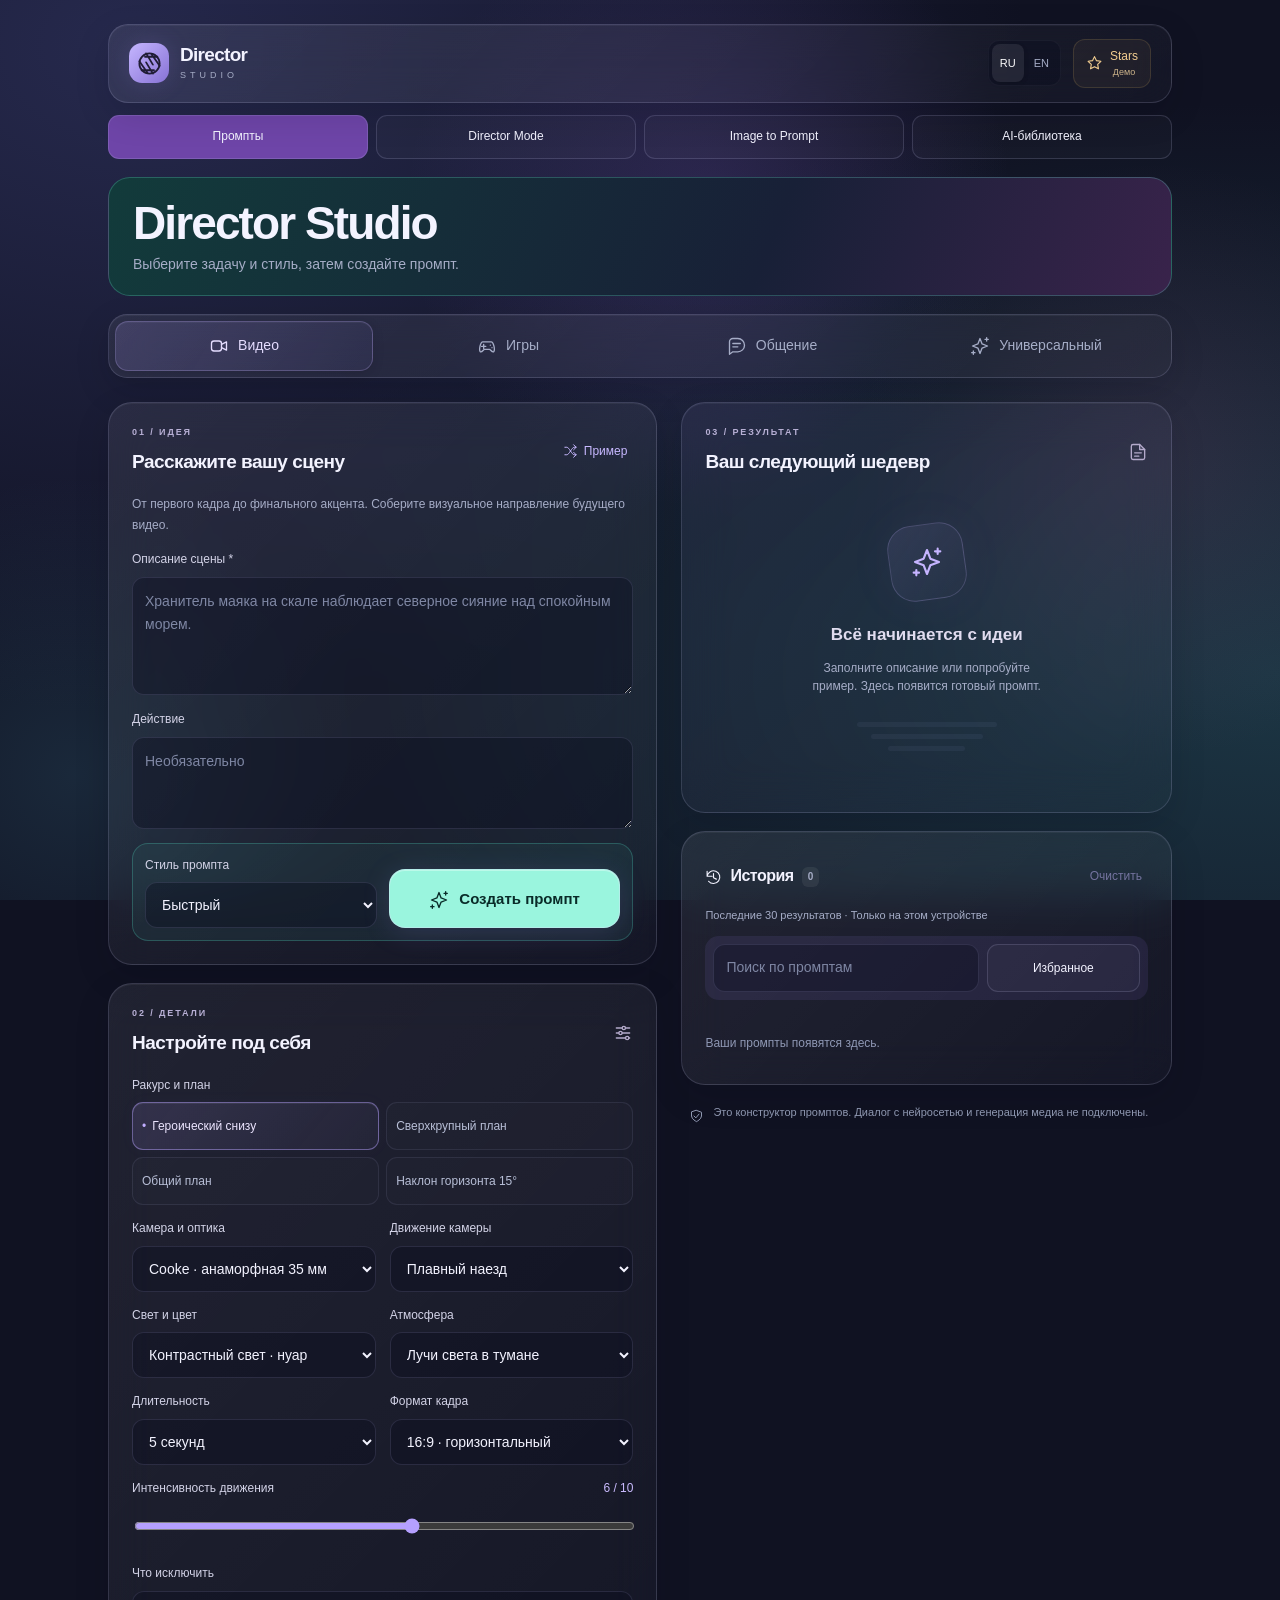
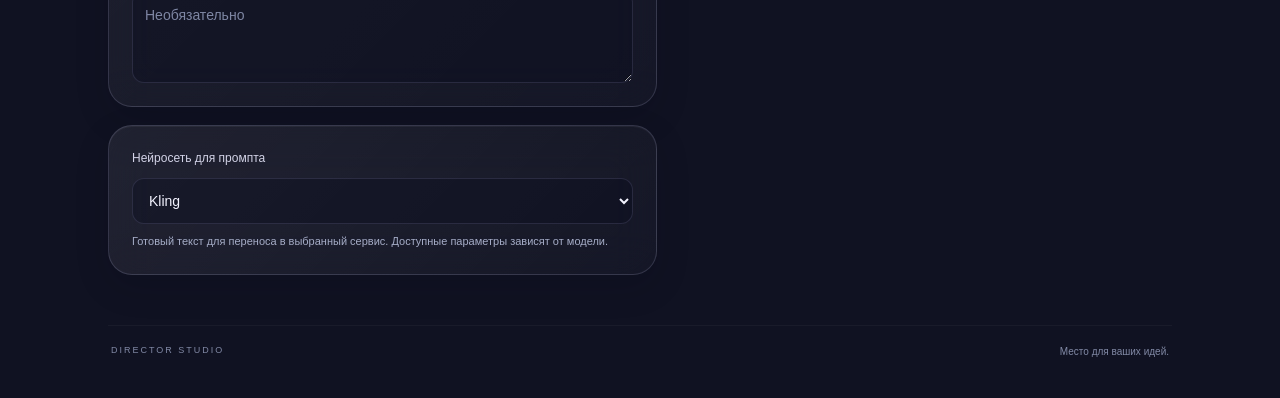
<file: index.html>
<!doctype html>
<html lang="ru">
  <head>
    <meta charset="utf-8" />
    <meta
      name="viewport"
      content="width=device-width, initial-scale=1, viewport-fit=cover"
    />
    <meta name="theme-color" content="#101222" />
    <meta
      name="description"
      content="Director Studio — your creative prompt workspace."
    />
    <title>Director Studio</title>
    <style>
.studio-nav { display:flex; gap:8px; flex-wrap:wrap; margin:12px 0; }
.studio-nav [aria-pressed="true"], .studio-timeline [aria-current="step"] { background:#6e45a8; }
.studio-fields { display:grid; grid-template-columns:repeat(2,minmax(0,1fr)); gap:12px; margin:12px 0; }
.studio-fields label { min-width:0; }
.studio-fields select { width:100%; }
.studio-preview { position:relative; width:min(100%,440px); overflow:hidden; border-radius:16px; margin:12px 0; }
.studio-preview img { width:100%; max-height:320px; object-fit:contain; display:block; }
.studio-output { white-space:pre-wrap; overflow-wrap:anywhere; }
.studio-timeline { display:flex; gap:6px; overflow:auto; margin:12px 0; }
.studio-timeline button { flex:0 0 auto; }
.studio-status:not(:empty) { margin:10px 0; color:#e4d2ff; }
.studio-fields textarea { width:100%; }
@media (prefers-reduced-motion:no-preference) {
  .studio-result:not([hidden]), .studio-preview:not([hidden]) { animation:appear .32s ease-out; }
  .studio-nav button:active { transform:scale(.96); }
  .studio-preview[aria-busy="true"]::after { content:""; position:absolute; inset:0; background:linear-gradient(transparent 40%,#be8fff88 50%,transparent 60%); animation:studio-scan 1.8s infinite ease-in-out; }
  [aria-busy="true"] > .studio-status { animation:studio-pulse 1.1s alternate infinite; }
}
@keyframes studio-scan { from {transform:translateY(-80%)} to {transform:translateY(80%)} }
@keyframes studio-pulse { from {opacity:.55} to {opacity:1} }
.comparison { margin-top: 16px; }
.comparison-tabs { display: flex; flex-wrap: wrap; gap: 6px; }
.comparison-tabs button[aria-pressed="true"] { background: #8261ba55; box-shadow: inset 0 -2px #ccabff; }
#comparison-text { max-height: 330px; overflow: auto; white-space: pre-wrap; overflow-wrap: anywhere; padding: 12px; border-radius: 12px; background: #090b19; }
#comparison-text ins { background: #674598; color: #f3e6ff; text-decoration: none; }
#comparison-text del { color: #a7a3b8; }
@media (prefers-reduced-motion: no-preference) {
  #comparison-text { animation: appear .24s ease-out; }
  .comparison-tabs button { transition: background .2s, box-shadow .2s; }
}
:root {
  color-scheme: dark;
  --bg: #101222;
  --text: #f3f3ff;
  --muted: #a6adc7;
  --line: rgba(211, 213, 255, 0.16);
  --accent: #b4a0ff;
  --safe-top: 0px;
  --safe-bottom: 0px;
  --safe-left: 0px;
  --safe-right: 0px;
  font-family:
    Inter,
    -apple-system,
    BlinkMacSystemFont,
    "Segoe UI",
    sans-serif;
  font-synthesis: none;
}
.library-controls { display: flex; flex-wrap: wrap; gap: 8px; margin-block: 12px; }
.library-controls input { flex: 1 1 130px; min-width: 0; }
.favorite-button { min-width: 44px; min-height: 44px; border-radius: 12px; background: transparent; color: inherit; font-size: 1.3rem; transition: transform 150ms ease, background 150ms ease; }
.favorite-button[aria-pressed="true"], #favorites-filter[aria-pressed="true"] { background: rgba(153, 113, 255, .24); }
.favorite-button[aria-pressed="true"] { color: #ff9cc9; }
.favorite-button:active { transform: scale(.9); }
#prompt-style { margin-bottom: 12px; }
.ai-improve { margin-top: 8px; }
.shell .intro {
  margin: 18px 0;
  padding: 20px 24px;
  border: 1px solid #6ee7d240;
  border-radius: 22px;
  background: linear-gradient(112deg, #123b3b, #182037 62%, #39234b);
}
.shell .intro h1 { margin: 0 0 4px; }
.prompt-toolbar {
  display: flex;
  align-items: flex-end;
  flex-wrap: wrap;
  gap: 12px;
  margin-top: 14px;
  padding: 12px;
  border-radius: 16px;
  background: #53e2c511;
  border: 1px solid #53e2c540;
}
.prompt-toolbar > * { flex: 1 1 175px; min-width: 0; }
.prompt-toolbar #prompt-style { margin-bottom: 0; }
.prompt-toolbar .primary { background: #9af5de; color: #092b28; }
.history-panel .library-controls { padding: 8px; border-radius: 14px; background: #a483ff19; }
@media (prefers-reduced-motion: reduce) { .favorite-button { transition: none; } }
* {
  box-sizing: border-box;
}
body {
  margin: 0;
  background: var(--bg);
  color: var(--text);
  font-size: 14px;
  line-height: 1.55;
  min-height: var(--tg-viewport-stable-height, 100dvh);
  -webkit-tap-highlight-color: transparent;
}
button,
input,
select,
textarea {
  font: inherit;
}
button,
a,
select,
input[type="range"] {
  touch-action: manipulation;
}
button {
  cursor: pointer;
  color: inherit;
}
button:disabled {
  cursor: default;
  opacity: 0.5;
}
button {
  border: 0;
}
button:active:not(:disabled) {
  transform: scale(0.97);
}
button:focus-visible,
a:focus-visible {
  outline: 2px solid #d3c6ff;
  outline-offset: 4px;
}
button,
select {
  transition:
    background 0.18s,
    border-color 0.18s,
    box-shadow 0.18s,
    transform 0.18s;
}
svg {
  width: 20px;
  height: 20px;
  flex-shrink: 0;
  vertical-align: middle;
}
h1,
h2,
h3,
p {
  margin: 0;
}
h2 {
  font-size: 19px;
  letter-spacing: -0.5px;
  font-weight: 600;
}
h3 {
  font-size: 17px;
  font-weight: 550;
}
a {
  color: inherit;
  text-decoration: none;
}
[hidden] {
  display: none !important;
}
.ambient {
  position: fixed;
  inset: 0;
  overflow: hidden;
  pointer-events: none;
  z-index: -1;
  background:
    radial-gradient(ellipse at 10% 5%, #26294d 0, transparent 55%),
    radial-gradient(ellipse at 100% 75%, #1c3644 0, transparent 60%), #101222;
}
.ambient i {
  position: absolute;
  width: 650px;
  height: 650px;
  border-radius: 50%;
  background: radial-gradient(circle, #7756bd38, transparent 66%);
  top: -120px;
  left: 30%;
  animation: drift 24s ease-in-out infinite alternate;
}
.ambient i:nth-child(2) {
  background: radial-gradient(circle, #4b98b32b, transparent 65%);
  top: 50%;
  left: -250px;
  animation-delay: -8s;
}
.ambient i:nth-child(3) {
  background: radial-gradient(circle, #a4518726, transparent 65%);
  top: 15%;
  left: 65%;
  animation-delay: -16s;
}
.shell {
  max-width: 1120px;
  margin: auto;
  padding: calc(24px + max(env(safe-area-inset-top, 0px), var(--safe-top)))
    max(28px, env(safe-area-inset-right, 0px), var(--safe-right))
    calc(20px + max(env(safe-area-inset-bottom, 0px), var(--safe-bottom)))
    max(28px, env(safe-area-inset-left, 0px), var(--safe-left));
}
.glass {
  border: 1px solid var(--line);
  background: linear-gradient(
    135deg,
    rgba(255, 255, 255, 0.075),
    rgba(255, 255, 255, 0.025)
  );
  box-shadow:
    inset 0 1px 0 #ffffff0c,
    0 12px 35px #04071224;
  backdrop-filter: blur(22px);
  -webkit-backdrop-filter: blur(22px);
  border-radius: 24px;
}
.topbar {
  display: flex;
  justify-content: space-between;
  align-items: center;
  padding: 14px 20px;
  gap: 12px;
  border-radius: 20px;
}
.brand {
  display: flex;
  align-items: center;
  gap: 11px;
  font-size: 19px;
  line-height: 1.1;
  font-weight: 650;
  letter-spacing: -0.7px;
}
.brand-icon {
  display: grid;
  place-items: center;
  width: 40px;
  height: 40px;
  background: linear-gradient(135deg, #c5b6ff, #8772d5);
  border-radius: 13px;
  color: #201d36;
  box-shadow: 0 0 25px #aa8dff26;
}
.brand-icon svg {
  width: 27px;
  height: 27px;
}
.brand-sub {
  display: block;
  font-size: 9px;
  letter-spacing: 4px;
  color: var(--muted);
  margin-top: 5px;
  font-weight: 500;
}
.header-actions {
  display: flex;
  align-items: center;
  gap: 12px;
}
.language {
  display: flex;
  gap: 2px;
  background: #080a1b55;
  padding: 3px;
  border: 1px solid #ffffff0a;
  border-radius: 11px;
}
.language button {
  font-size: 11px;
  padding: 8px;
  min-height: 38px;
  background: none;
  color: var(--muted);
  border-radius: 8px;
}
.language button[aria-pressed="true"] {
  background: #ffffff15;
  color: #fff;
  box-shadow: 0 2px 5px #0002;
}
.stars-button {
  display: flex;
  align-items: center;
  gap: 7px;
  padding: 7px 12px;
  min-height: 44px;
  border-radius: 12px;
  background: #e9b9680e;
  border: 1px solid #e9b96826;
  color: #f2cd90;
  font-size: 12px;
}
.stars-button svg {
  width: 17px;
}
.stars-button small {
  display: block;
  font-size: 9px;
  color: #ccb38a;
}
.intro {
  padding: 42px 2px 28px;
}
.eyebrow {
  font-size: 10px;
  font-weight: 600;
  letter-spacing: 1.9px;
  color: #b8b0d5;
  display: flex;
  align-items: center;
  gap: 8px;
}
.status-dot {
  width: 6px;
  height: 6px;
  background: #b6a5ff;
  border-radius: 100%;
  box-shadow: 0 0 12px #b6a5ff88;
}
.intro h1 {
  font-size: clamp(30px, 4.5vw, 46px);
  font-weight: 550;
  line-height: 1.13;
  letter-spacing: -1.9px;
  max-width: 700px;
  margin: 14px 0;
}
.intro p {
  color: var(--muted);
  font-size: 14px;
}
.mode-nav {
  display: grid;
  grid-template-columns: repeat(4, 1fr);
  padding: 6px;
  gap: 6px;
  border-radius: 19px;
  margin-bottom: 24px;
}
.mode-button {
  display: flex;
  justify-content: center;
  align-items: center;
  gap: 9px;
  padding: 13px 4px;
  background: transparent;
  color: var(--muted);
  border: 1px solid transparent;
  border-radius: 13px;
  min-width: 0;
}
.mode-button[aria-pressed="true"] {
  background: linear-gradient(120deg, #b5a0ff27, #9d94ff10);
  color: #e5ddff;
  border-color: #c5b4ff40;
  box-shadow:
    0 3px 12px #0002,
    inset 0 1px #ffffff0a;
}
.workspace {
  display: grid;
  grid-template-columns: 1.12fr 1fr;
  align-items: start;
  gap: 24px;
  min-width: 0;
}
form,
.result-column {
  min-width: 0;
}
.panel {
  padding: 23px;
  margin-bottom: 18px;
}
.section-heading {
  display: flex;
  align-items: center;
  justify-content: space-between;
  gap: 10px;
  margin-bottom: 18px;
}
.section-heading .eyebrow {
  margin-bottom: 7px;
  font-size: 9px;
}
.section-heading h2 {
  display: flex;
  align-items: center;
  gap: 8px;
  flex-wrap: wrap;
}
.section-symbol {
  color: #b4aacb;
}
.quiet-button,
.text-button {
  display: flex;
  align-items: center;
  justify-content: center;
  gap: 6px;
  background: transparent;
  color: #c7b8ff;
  min-height: 44px;
  padding: 6px;
  font-size: 12px;
}
.quiet-button svg {
  width: 15px;
}
.hint {
  color: var(--muted);
  font-size: 12px;
  line-height: 1.7;
  margin: 8px 0 14px;
}
.field {
  display: block;
  min-width: 0;
  margin-top: 15px;
}
.field-grid {
  display: grid;
  grid-template-columns: repeat(2, minmax(0, 1fr));
  gap: 14px;
}
.field-grid .field {
  margin: 0;
}
.field.wide {
  grid-column: 1/-1;
}
label,
.field-label {
  display: block;
  color: #d3d3e7;
  font-size: 12px;
  margin-bottom: 8px;
}
input,
select,
textarea {
  width: 100%;
  min-width: 0;
  background: #0a0d2066;
  border: 1px solid #c4c7ff20;
  border-radius: 12px;
  color: var(--text);
  outline: none;
  padding: 12px;
  transition:
    border-color 0.18s,
    background 0.18s;
}
input:focus,
select:focus,
textarea:focus {
  border-color: #b9a4ff99;
  background: #11142a;
  box-shadow: 0 0 0 3px #a38cff12;
}
textarea {
  resize: vertical;
  display: block;
  line-height: 1.65;
  min-height: 92px;
  overflow-wrap: anywhere;
}
textarea::placeholder,
input::placeholder {
  color: #7f87a4;
  opacity: 1;
}
select {
  padding-right: 26px;
  min-height: 46px;
  text-overflow: ellipsis;
}
option {
  background: #191c30;
  color: #f3f3ff;
}
.choice-grid {
  display: grid;
  grid-template-columns: repeat(2, minmax(0, 1fr));
  gap: 7px;
}
.choice {
  background: #ffffff04;
  border: 1px solid #c4c7ff17;
  border-radius: 11px;
  padding: 11px 9px;
  min-height: 48px;
  text-align: left;
  color: #b8bfd7;
  font-size: 12px;
}
.choice[aria-pressed="true"] {
  border-color: #b9a4ff77;
  background: linear-gradient(130deg, #b5a0ff22, #b5a0ff0b);
  color: #ece5ff;
  box-shadow:
    inset 0 1px #ffffff10,
    0 0 16px #ac8aff09;
}
.choice[aria-pressed="true"]:before {
  content: "•";
  color: #c1adff;
  margin-right: 6px;
}
input[type="range"] {
  accent-color: #b5a0ff;
  padding: 4px 0;
  box-shadow: none;
  border: 0;
  min-height: 36px;
  background: transparent;
}
.range-label {
  display: flex;
  justify-content: space-between;
}
.range-label output {
  color: #cbbcff;
}
.target-panel select {
  margin-top: 3px;
}
.target-panel .hint {
  margin-bottom: 0;
  font-size: 11px;
}
.primary {
  display: flex;
  align-items: center;
  justify-content: center;
  gap: 10px;
  width: 100%;
  padding: 17px 18px;
  min-height: 56px;
  border: 1px solid #e6daff55;
  border-radius: 16px;
  background: linear-gradient(110deg, #cfbfff, #aca2f6);
  color: #231c42;
  font-size: 15px;
  font-weight: 650;
  box-shadow:
    0 5px 28px #a68af928,
    inset 0 1px #fff5;
}
.primary:hover {
  box-shadow: 0 5px 34px #a68af94a;
}
.arrow {
  margin-left: auto;
  font-size: 21px;
}
.primary > svg {
  margin-right: auto;
}
.micro {
  color: var(--muted);
  font-size: 11px;
  line-height: 1.6;
}
.generate-wrap > .micro {
  text-align: center;
  margin: 10px 0 20px;
}
.result-panel {
  background: linear-gradient(140deg, #bcb1ff12, #d2e4ff05);
}
#empty-result {
  text-align: center;
  padding: 30px 10px 38px;
  color: var(--muted);
}
.empty-art {
  display: grid;
  place-items: center;
  margin: 0 auto 22px;
  width: 76px;
  height: 76px;
  border-radius: 24px;
  background: linear-gradient(135deg, #b4a0ff1c, #b4a0ff04);
  border: 1px solid #c5b4ff33;
  box-shadow: 0 0 50px #a68af90d;
  transform: rotate(-8deg);
  color: #c6b4ff;
}
.empty-art svg {
  width: 32px;
  height: 32px;
  transform: rotate(8deg);
}
#empty-result h3 {
  color: #e0dcef;
  margin-bottom: 10px;
}
#empty-result p {
  font-size: 12px;
  max-width: 240px;
  margin: auto;
}
.empty-lines {
  margin: 26px auto 0;
  width: 140px;
  display: grid;
  gap: 7px;
}
.empty-lines i {
  height: 5px;
  border-radius: 5px;
  background: #c9c4ff0d;
}
.empty-lines i:nth-child(2) {
  width: 80%;
  margin: auto;
}
.empty-lines i:nth-child(3) {
  width: 55%;
  margin: auto;
}
.result-meta {
  display: flex;
  justify-content: space-between;
  align-items: center;
  gap: 8px;
  flex-wrap: wrap;
  margin-bottom: 12px;
}
.badge {
  font-size: 10px;
  border: 1px solid #baabff30;
  color: #d3c7ff;
  background: #aa92ff0a;
  border-radius: 7px;
  padding: 4px 8px;
  display: inline-block;
}
.result-actions {
  display: flex;
  gap: 8px;
  margin-top: 14px;
}
.secondary {
  display: flex;
  align-items: center;
  justify-content: center;
  gap: 7px;
  flex: 1;
  min-width: 0;
  min-height: 44px;
  padding: 10px 8px;
  border-radius: 11px;
  border: 1px solid var(--line);
  background: #ffffff06;
  font-size: 12px;
}
.secondary svg {
  width: 15px;
}
.secondary.accent {
  color: #d4c7ff;
  background: #b5a0ff15;
  border-color: #c5b4ff33;
}
#output {
  font-family: inherit;
  font-size: 13px;
  min-height: 280px;
  max-height: 65dvh;
  background: #080c1b55;
}
#output:read-only {
  border-color: #c4c7ff12;
}
#output:not(:read-only) {
  border-color: #b5a0ff88;
}
.result-actions + .micro {
  margin-top: 10px;
}
.history-panel .section-heading {
  margin-bottom: 8px;
}
.history-panel h2 {
  font-size: 16px;
}
.history-panel h2 svg {
  width: 17px;
}
.count {
  font-size: 10px;
  padding: 2px 6px;
  border-radius: 6px;
  background: #fff1;
  color: var(--muted);
}
.history-empty {
  padding: 22px 0 8px;
  font-size: 12px;
  color: #8f98b5;
}
.history-item {
  display: flex;
  gap: 6px;
  align-items: center;
  border-top: 1px solid #ffffff0a;
  padding: 10px 0;
  margin-top: 4px;
}
.history-open {
  flex: 1;
  min-width: 0;
  display: block;
  text-align: left;
  padding: 5px 0;
  background: transparent;
}
.history-open strong {
  font-size: 12px;
  font-weight: 500;
  display: block;
  white-space: nowrap;
  overflow: hidden;
  text-overflow: ellipsis;
}
.history-open small {
  display: block;
  color: var(--muted);
  font-size: 10px;
  margin-top: 4px;
}
.icon-button {
  display: grid;
  place-items: center;
  background: transparent;
  color: var(--muted);
  min-width: 44px;
  min-height: 44px;
  border-radius: 10px;
}
.icon-button:hover {
  background: #fff1;
  color: #fff;
}
.icon-button svg {
  width: 17px;
}
.connection-note {
  display: flex;
  gap: 9px;
  padding: 0 8px;
  color: #929bb5;
  font-size: 11px;
  line-height: 1.7;
}
.connection-note svg {
  width: 15px;
  margin-top: 3px;
}
.result-pop {
  animation: appear 0.32s ease-out;
}
.mode-panel {
  animation: appear 0.25s ease-out;
}
footer {
  display: flex;
  justify-content: space-between;
  gap: 10px;
  border-top: 1px solid #ffffff0a;
  margin-top: 32px;
  padding: 18px 3px;
  color: #8189a5;
  font-size: 10px;
}
footer > span:first-child {
  letter-spacing: 2px;
  font-size: 9px;
}
dialog {
  color: var(--text);
  width: calc(100% - 28px);
  max-width: 430px;
  padding: 24px;
  max-height: 85dvh;
  overflow: auto;
  background: linear-gradient(140deg, #302c49, #181e32) !important;
}
dialog::backdrop {
  background: #040712bb;
  backdrop-filter: blur(6px);
}
dialog p {
  margin: 16px 0;
  color: var(--muted);
  font-size: 13px;
}
dialog .section-heading {
  margin-bottom: 10px;
}
.packages {
  display: grid;
  grid-template-columns: 1fr 1fr;
  gap: 12px;
}
.packages button {
  background: #dabb6f12;
  border: 1px solid #dabb6f33;
  border-radius: 13px;
  padding: 18px 10px;
  font-size: 20px;
  color: #eacb8d;
}
.packages button span {
  display: block;
  font-size: 11px;
  margin-top: 5px;
}
.danger {
  color: #ffb8c6;
  border-color: #ffb8c633;
}
#toast {
  position: fixed;
  bottom: calc(
    22px + max(env(safe-area-inset-bottom, 0px), var(--safe-bottom))
  );
  left: 50%;
  transform: translate(-50%, 12px);
  background: #e6dfff;
  color: #241c3d;
  border-radius: 13px;
  padding: 12px 18px;
  box-shadow: 0 8px 35px #0005;
  max-width: calc(100% - 32px);
  width: max-content;
  opacity: 0;
  pointer-events: none;
  transition:
    opacity 0.2s,
    transform 0.2s;
  font-size: 13px;
  z-index: 100;
}
#toast.visible {
  opacity: 1;
  transform: translate(-50%, 0);
}
.sr-only {
  position: absolute;
  width: 1px;
  height: 1px;
  padding: 0;
  margin: -1px;
  overflow: hidden;
  clip: rect(0, 0, 0, 0);
  white-space: nowrap;
  border: 0;
}
#history-list {
  max-height: 360px;
  overflow-y: auto;
  overscroll-behavior: contain;
  scrollbar-width: thin;
  scrollbar-color: #a596c744 transparent;
}
@keyframes drift {
  to {
    transform: translate(70px, 60px) scale(1.12);
  }
}
@keyframes appear {
  from {
    opacity: 0;
    transform: translateY(8px);
  }
  to {
    opacity: 1;
    transform: translateY(0);
  }
}
@media (max-width: 740px) {
  .shell {
    padding-left: max(16px, env(safe-area-inset-left, 0px), var(--safe-left));
    padding-right: max(
      16px,
      env(safe-area-inset-right, 0px),
      var(--safe-right)
    );
    padding-top: calc(
      12px + max(env(safe-area-inset-top, 0px), var(--safe-top))
    );
  }
  .workspace {
    grid-template-columns: 1fr;
    gap: 4px;
  }
  .topbar {
    padding: 12px;
  }
  .intro {
    padding: 30px 4px 24px;
  }
  .intro h1 {
    max-width: 350px;
    line-height: 1.14;
    font-size: 36px;
  }
  .intro p {
    font-size: 13px;
    max-width: 310px;
  }
  .mode-nav {
    gap: 3px;
    padding: 5px;
    margin-bottom: 18px;
  }
  .mode-button {
    flex-direction: column;
    gap: 6px;
    font-size: 10px;
    padding: 11px 1px;
  }
  .mode-button svg {
    width: 21px;
    height: 21px;
  }
  .panel {
    padding: 19px;
    border-radius: 21px;
    margin-bottom: 14px;
  }
  .header-actions {
    gap: 7px;
  }
  .brand {
    font-size: 17px;
    gap: 8px;
  }
  .brand-icon {
    width: 35px;
    height: 35px;
    border-radius: 11px;
  }
  .brand-icon svg {
    width: 24px;
  }
  .language button {
    padding: 6px;
    min-width: 30px;
  }
  .stars-button {
    padding: 7px 9px;
    gap: 5px;
  }
  .stars-button svg {
    width: 15px;
  }
  input,
  select,
  textarea,
  #output {
    font-size: 16px;
  }
  .field-grid {
    gap: 12px;
  }
  .choice {
    font-size: 12px;
  }
  .result-column {
    margin-top: 6px;
  }
  #empty-result {
    padding: 20px 5px 28px;
  }
  #output {
    font-size: 16px;
  }
  .result-panel {
    scroll-margin-top: 16px;
  }
  .ambient i {
    width: 450px;
    height: 450px;
  }
  .generate-wrap > .micro {
    margin-bottom: 12px;
  }
}
@media (max-width: 740px) {
  .field-grid .select-field {
    grid-column: 1/-1;
  }
}
@media (max-width: 350px) {
  .shell {
    padding-left: 12px;
    padding-right: 12px;
  }
  .topbar {
    padding: 10px 8px;
  }
  .brand-icon {
    display: none;
  }
  .intro h1 {
    font-size: 32px;
  }
  .stars-button {
    padding: 6px;
  }
  .panel {
    padding: 16px;
  }
  .field-grid {
    gap: 9px;
  }
  .mode-button {
    font-size: 9px;
  }
}
@media (prefers-reduced-motion: reduce) {
  *,
  *::before,
  *::after {
    animation: none !important;
    transition: none !important;
    scroll-behavior: auto !important;
  }
}
@supports not (
  (backdrop-filter: blur(1px)) or (-webkit-backdrop-filter: blur(1px))
) {
  .glass {
    background: #202438;
  }
  .ambient i {
    animation: none;
  }
}
.simple-glass .glass {
  background: #202438;
  backdrop-filter: none;
  -webkit-backdrop-filter: none;
}
.simple-glass .ambient i {
  animation: none;
}

</style>
    <script data-telegram-sdk>
// WebView
(function () {
  var eventHandlers = {};

  var locationHash = '';
  try {
    locationHash = location.hash.toString();
  } catch (e) {}

  var initParams = urlParseHashParams(locationHash);
  var storedParams = sessionStorageGet('initParams');
  if (storedParams) {
    for (var key in storedParams) {
      if (typeof initParams[key] === 'undefined') {
        initParams[key] = storedParams[key];
      }
    }
  }
  sessionStorageSet('initParams', initParams);

  var isIframe = false, iFrameStyle;
  try {
    isIframe = (window.parent != null && window != window.parent);
    if (isIframe) {
      window.addEventListener('message', function (event) {
        if (event.source !== window.parent) return;
        try {
          var dataParsed = JSON.parse(event.data);
        } catch (e) {
          return;
        }
        if (!dataParsed || !dataParsed.eventType) {
          return;
        }
        if (dataParsed.eventType == 'set_custom_style') {
          if (event.origin === 'https://web.telegram.org') {
            iFrameStyle.innerHTML = dataParsed.eventData;
          }
        } else if (dataParsed.eventType == 'reload_iframe') {
          try {
            window.parent.postMessage(JSON.stringify({eventType: 'iframe_will_reload'}), '*');
          } catch (e) {}
          location.reload();
        } else {
          receiveEvent(dataParsed.eventType, dataParsed.eventData);
        }
      });
      iFrameStyle = document.createElement('style');
      document.head.appendChild(iFrameStyle);
      try {
        window.parent.postMessage(JSON.stringify({eventType: 'iframe_ready', eventData: {reload_supported: true}}), '*');
      } catch (e) {}
    }
  } catch (e) {}

  function urlSafeDecode(urlencoded) {
    try {
      urlencoded = urlencoded.replace(/\+/g, '%20');
      return decodeURIComponent(urlencoded);
    } catch (e) {
      return urlencoded;
    }
  }

  function urlParseHashParams(locationHash) {
    locationHash = locationHash.replace(/^#/, '');
    var params = {};
    if (!locationHash.length) {
      return params;
    }
    if (locationHash.indexOf('=') < 0 && locationHash.indexOf('?') < 0) {
      params._path = urlSafeDecode(locationHash);
      return params;
    }
    var qIndex = locationHash.indexOf('?');
    if (qIndex >= 0) {
      var pathParam = locationHash.substr(0, qIndex);
      params._path = urlSafeDecode(pathParam);
      locationHash = locationHash.substr(qIndex + 1);
    }
    var query_params = urlParseQueryString(locationHash);
    for (var k in query_params) {
      params[k] = query_params[k];
    }
    return params;
  }

  function urlParseQueryString(queryString) {
    var params = {};
    if (!queryString.length) {
      return params;
    }
    var queryStringParams = queryString.split('&');
    var i, param, paramName, paramValue;
    for (i = 0; i < queryStringParams.length; i++) {
      param = queryStringParams[i].split('=');
      paramName = urlSafeDecode(param[0]);
      paramValue = param[1] == null ? null : urlSafeDecode(param[1]);
      params[paramName] = paramValue;
    }
    return params;
  }

  // Telegram apps will implement this logic to add service params (e.g. tgShareScoreUrl) to game URL
  function urlAppendHashParams(url, addHash) {
    // url looks like 'https://game.com/path?query=1#hash'
    // addHash looks like 'tgShareScoreUrl=' + encodeURIComponent('tgb://share_game_score?hash=very_long_hash123')

    var ind = url.indexOf('#');
    if (ind < 0) {
      // https://game.com/path -> https://game.com/path#tgShareScoreUrl=etc
      return url + '#' + addHash;
    }
    var curHash = url.substr(ind + 1);
    if (curHash.indexOf('=') >= 0 || curHash.indexOf('?') >= 0) {
      // https://game.com/#hash=1 -> https://game.com/#hash=1&tgShareScoreUrl=etc
      // https://game.com/#path?query -> https://game.com/#path?query&tgShareScoreUrl=etc
      return url + '&' + addHash;
    }
    // https://game.com/#hash -> https://game.com/#hash?tgShareScoreUrl=etc
    if (curHash.length > 0) {
      return url + '?' + addHash;
    }
    // https://game.com/# -> https://game.com/#tgShareScoreUrl=etc
    return url + addHash;
  }

  function postEvent(eventType, callback, eventData) {
    if (!callback) {
      callback = function () {};
    }
    if (eventData === undefined) {
      eventData = '';
    }
    console.log('[Telegram.WebView] > postEvent', eventType, eventData);

    if (window.TelegramWebviewProxy !== undefined) {
      TelegramWebviewProxy.postEvent(eventType, JSON.stringify(eventData));
      callback();
    }
    else if (window.external && 'notify' in window.external) {
      window.external.notify(JSON.stringify({eventType: eventType, eventData: eventData}));
      callback();
    }
    else if (isIframe) {
      try {
        var trustedTarget = 'https://web.telegram.org';
        // For now we don't restrict target, for testing purposes
        trustedTarget = '*';
        window.parent.postMessage(JSON.stringify({eventType: eventType, eventData: eventData}), trustedTarget);
        callback();
      } catch (e) {
        callback(e);
      }
    }
    else {
      callback({notAvailable: true});
    }
  };

  function receiveEvent(eventType, eventData) {
    console.log('[Telegram.WebView] < receiveEvent', eventType, eventData);
    callEventCallbacks(eventType, function(callback) {
      callback(eventType, eventData);
    });
  }

  function callEventCallbacks(eventType, func) {
    var curEventHandlers = eventHandlers[eventType];
    if (curEventHandlers === undefined ||
        !curEventHandlers.length) {
      return;
    }
    for (var i = 0; i < curEventHandlers.length; i++) {
      try {
        func(curEventHandlers[i]);
      } catch (e) {}
    }
  }

  function onEvent(eventType, callback) {
    if (eventHandlers[eventType] === undefined) {
      eventHandlers[eventType] = [];
    }
    var index = eventHandlers[eventType].indexOf(callback);
    if (index === -1) {
      eventHandlers[eventType].push(callback);
    }
  };

  function offEvent(eventType, callback) {
    if (eventHandlers[eventType] === undefined) {
      return;
    }
    var index = eventHandlers[eventType].indexOf(callback);
    if (index === -1) {
      return;
    }
    eventHandlers[eventType].splice(index, 1);
  };

  function openProtoUrl(url) {
    if (!url.match(/^(web\+)?tgb?:\/\/./)) {
      return false;
    }
    var useIframe = navigator.userAgent.match(/iOS|iPhone OS|iPhone|iPod|iPad/i) ? true : false;
    if (useIframe) {
      var iframeContEl = document.getElementById('tgme_frame_cont') || document.body;
      var iframeEl = document.createElement('iframe');
      iframeContEl.appendChild(iframeEl);
      var pageHidden = false;
      var enableHidden = function () {
        pageHidden = true;
      };
      window.addEventListener('pagehide', enableHidden, false);
      window.addEventListener('blur', enableHidden, false);
      if (iframeEl !== null) {
        iframeEl.src = url;
      }
      setTimeout(function() {
        if (!pageHidden) {
          window.location = url;
        }
        window.removeEventListener('pagehide', enableHidden, false);
        window.removeEventListener('blur', enableHidden, false);
      }, 2000);
    }
    else {
      window.location = url;
    }
    return true;
  }

  function sessionStorageSet(key, value) {
    try {
      window.sessionStorage.setItem('__telegram__' + key, JSON.stringify(value));
      return true;
    } catch(e) {}
    return false;
  }
  function sessionStorageGet(key) {
    try {
      return JSON.parse(window.sessionStorage.getItem('__telegram__' + key));
    } catch(e) {}
    return null;
  }

  if (!window.Telegram) {
    window.Telegram = {};
  }
  window.Telegram.WebView = {
    initParams: initParams,
    isIframe: isIframe,
    onEvent: onEvent,
    offEvent: offEvent,
    postEvent: postEvent,
    receiveEvent: receiveEvent,
    callEventCallbacks: callEventCallbacks
  };

  window.Telegram.Utils = {
    urlSafeDecode: urlSafeDecode,
    urlParseQueryString: urlParseQueryString,
    urlParseHashParams: urlParseHashParams,
    urlAppendHashParams: urlAppendHashParams,
    sessionStorageSet: sessionStorageSet,
    sessionStorageGet: sessionStorageGet
  };

  // For Windows Phone app
  window.TelegramGameProxy_receiveEvent = receiveEvent;

  // App backward compatibility
  window.TelegramGameProxy = {
    receiveEvent: receiveEvent
  };
})();

// WebApp
(function () {
  var Utils = window.Telegram.Utils;
  var WebView = window.Telegram.WebView;
  var initParams = WebView.initParams;
  var isIframe = WebView.isIframe;

  var WebApp = {};
  var webAppInitData = '', webAppInitDataUnsafe = {};
  var themeParams = {}, colorScheme = 'light';
  var webAppVersion = '6.0';
  var webAppPlatform = 'unknown';
  var webAppIsActive = true;
  var webAppIsFullscreen = false;
  var webAppIsOrientationLocked = false;
  var webAppBackgroundColor = 'bg_color';
  var webAppHeaderColorKey = 'bg_color';
  var webAppHeaderColor = null;

  if (initParams.tgWebAppData && initParams.tgWebAppData.length) {
    webAppInitData = initParams.tgWebAppData;
    webAppInitDataUnsafe = Utils.urlParseQueryString(webAppInitData);
    for (var key in webAppInitDataUnsafe) {
      var val = webAppInitDataUnsafe[key];
      try {
        if (val.substr(0, 1) == '{' && val.substr(-1) == '}' ||
            val.substr(0, 1) == '[' && val.substr(-1) == ']') {
          webAppInitDataUnsafe[key] = JSON.parse(val);
        }
      } catch (e) {}
    }
  }
  var stored_theme_params = Utils.sessionStorageGet('themeParams');
  if (initParams.tgWebAppThemeParams && initParams.tgWebAppThemeParams.length) {
    var themeParamsRaw = initParams.tgWebAppThemeParams;
    try {
      var theme_params = JSON.parse(themeParamsRaw);
      if (theme_params) {
        setThemeParams(theme_params);
      }
    } catch (e) {}
  }
  if (stored_theme_params) {
    setThemeParams(stored_theme_params);
  }
  var stored_def_colors = Utils.sessionStorageGet('defaultColors');
  if (initParams.tgWebAppDefaultColors && initParams.tgWebAppDefaultColors.length) {
    var defColorsRaw = initParams.tgWebAppDefaultColors;
    try {
      var def_colors = JSON.parse(defColorsRaw);
      if (def_colors) {
        setDefaultColors(def_colors);
      }
    } catch (e) {}
  }
  if (stored_def_colors) {
    setDefaultColors(stored_def_colors);
  }
  if (initParams.tgWebAppVersion) {
    webAppVersion = initParams.tgWebAppVersion;
  }
  if (initParams.tgWebAppPlatform) {
    webAppPlatform = initParams.tgWebAppPlatform;
  }

  var stored_fullscreen = Utils.sessionStorageGet('isFullscreen');
  if (initParams.tgWebAppFullscreen) {
    setFullscreen(true);
  }
  if (stored_fullscreen) {
    setFullscreen(stored_fullscreen == 'yes');
  }

  var stored_orientation_lock = Utils.sessionStorageGet('isOrientationLocked');
  if (stored_orientation_lock) {
    setOrientationLock(stored_orientation_lock == 'yes');
  }

  function onThemeChanged(eventType, eventData) {
    if (eventData.theme_params) {
      setThemeParams(eventData.theme_params);
      window.Telegram.WebApp.MainButton.setParams({});
      window.Telegram.WebApp.SecondaryButton.setParams({});
      updateHeaderColor();
      updateBackgroundColor();
      updateBottomBarColor();
      receiveWebViewEvent('themeChanged');
    }
  }

  var lastWindowHeight = window.innerHeight;
  function onViewportChanged(eventType, eventData) {
    if (eventData.height) {
      window.removeEventListener('resize', onWindowResize);
      setViewportHeight(eventData);
    }
  }

  function onWindowResize(e) {
    if (lastWindowHeight != window.innerHeight) {
      lastWindowHeight = window.innerHeight;
      receiveWebViewEvent('viewportChanged', {
        isStateStable: true
      });
    }
  }

  function onSafeAreaChanged(eventType, eventData) {
    if (eventData) {
      setSafeAreaInset(eventData);
    }
  }
  function onContentSafeAreaChanged(eventType, eventData) {
    if (eventData) {
      setContentSafeAreaInset(eventData);
    }
  }

  function onVisibilityChanged(eventType, eventData) {
    if (eventData.is_visible) {
      webAppIsActive = true;
      receiveWebViewEvent('activated');
    } else {
      webAppIsActive = false;
      receiveWebViewEvent('deactivated');
    }
  }

  function linkHandler(e) {
    if (e.metaKey || e.ctrlKey) return;
    var el = e.target;
    while (el.tagName != 'A' && el.parentNode) {
      el = el.parentNode;
    }
    if (el.tagName == 'A' &&
        el.target != '_blank' &&
        (el.protocol == 'http:' || el.protocol == 'https:') &&
        isTmeHostname(el.hostname)) {
      WebApp.openTelegramLink(el.href);
      e.preventDefault();
    }
  }

  function strTrim(str) {
    return str.toString().replace(/^\s+|\s+$/g, '');
  }

  function isTmeHostname(hostname) {
    hostname = hostname.toString().toLowerCase();
    return hostname == 't.me' || hostname == 'telegram.me';
  }

  function receiveWebViewEvent(eventType) {
    var args = Array.prototype.slice.call(arguments);
    eventType = args.shift();
    WebView.callEventCallbacks('webview:' + eventType, function(callback) {
      callback.apply(WebApp, args);
    });
  }

  function onWebViewEvent(eventType, callback) {
    WebView.onEvent('webview:' + eventType, callback);
  };

  function offWebViewEvent(eventType, callback) {
    WebView.offEvent('webview:' + eventType, callback);
  };

  function setCssProperty(name, value) {
    var root = document.documentElement;
    if (root && root.style && root.style.setProperty) {
      root.style.setProperty('--tg-' + name, value);
    }
  }

  function setFullscreen(is_fullscreen) {
    webAppIsFullscreen = !!is_fullscreen;
    Utils.sessionStorageSet('isFullscreen', webAppIsFullscreen ? 'yes' : 'no');
  }

  function setOrientationLock(is_locked) {
    webAppIsOrientationLocked = !!is_locked;
    Utils.sessionStorageSet('isOrientationLocked', webAppIsOrientationLocked ? 'yes' : 'no');
  }

  function setThemeParams(theme_params) {
    // temp iOS fix
    if (theme_params.bg_color == '#1c1c1d' &&
        theme_params.bg_color == theme_params.secondary_bg_color) {
      theme_params.secondary_bg_color = '#2c2c2e';
    }
    var color;
    for (var key in theme_params) {
      if (color = parseColorToHex(theme_params[key])) {
        themeParams[key] = color;
        if (key == 'bg_color') {
          colorScheme = isColorDark(color) ? 'dark' : 'light'
          setCssProperty('color-scheme', colorScheme);
        }
        key = 'theme-' + key.split('_').join('-');
        setCssProperty(key, color);
      }
    }
    Utils.sessionStorageSet('themeParams', themeParams);
  }

  function setDefaultColors(def_colors) {
    if (colorScheme == 'dark') {
      if (def_colors.bg_dark_color) {
        webAppBackgroundColor = def_colors.bg_dark_color;
      }
      if (def_colors.header_dark_color) {
        webAppHeaderColorKey = null;
        webAppHeaderColor = def_colors.header_dark_color;
      }
    } else {
      if (def_colors.bg_color) {
        webAppBackgroundColor = def_colors.bg_color;
      }
      if (def_colors.header_color) {
        webAppHeaderColorKey = null;
        webAppHeaderColor = def_colors.header_color;
      }
    }
    Utils.sessionStorageSet('defaultColors', def_colors);
  }

  var webAppCallbacks = {};
  function generateCallbackId(len) {
    var tries = 100;
    while (--tries) {
      var id = '', chars = 'abcdefghijklmnopqrstuvwxyzABCDEFGHIJKLMNOPQRSTUVWXYZ0123456789', chars_len = chars.length;
      for (var i = 0; i < len; i++) {
        id += chars[Math.floor(Math.random() * chars_len)];
      }
      if (!webAppCallbacks[id]) {
        webAppCallbacks[id] = {};
        return id;
      }
    }
    throw Error('WebAppCallbackIdGenerateFailed');
  }

  var viewportHeight = false, viewportStableHeight = false, isExpanded = true;
  function setViewportHeight(data) {
    if (typeof data !== 'undefined') {
      isExpanded = !!data.is_expanded;
      viewportHeight = data.height;
      if (data.is_state_stable) {
        viewportStableHeight = data.height;
      }
      receiveWebViewEvent('viewportChanged', {
        isStateStable: !!data.is_state_stable
      });
    }
    var height, stable_height;
    if (viewportHeight !== false) {
      height = (viewportHeight - bottomBarHeight) + 'px';
    } else {
      height = bottomBarHeight ? 'calc(100vh - ' + bottomBarHeight + 'px)' : '100vh';
    }
    if (viewportStableHeight !== false) {
      stable_height = (viewportStableHeight - bottomBarHeight) + 'px';
    } else {
      stable_height = bottomBarHeight ? 'calc(100vh - ' + bottomBarHeight + 'px)' : '100vh';
    }
    setCssProperty('viewport-height', height);
    setCssProperty('viewport-stable-height', stable_height);
  }

  var safeAreaInset = {top: 0, bottom: 0, left: 0, right: 0};
  function setSafeAreaInset(data) {
    if (typeof data !== 'undefined') {
      if (typeof data.top !== 'undefined') {
        safeAreaInset.top = data.top;
      }
      if (typeof data.bottom !== 'undefined') {
        safeAreaInset.bottom = data.bottom;
      }
      if (typeof data.left !== 'undefined') {
        safeAreaInset.left = data.left;
      }
      if (typeof data.right !== 'undefined') {
        safeAreaInset.right = data.right;
      }
      receiveWebViewEvent('safeAreaChanged');
    }
    setCssProperty('safe-area-inset-top', safeAreaInset.top + 'px');
    setCssProperty('safe-area-inset-bottom', safeAreaInset.bottom + 'px');
    setCssProperty('safe-area-inset-left', safeAreaInset.left + 'px');
    setCssProperty('safe-area-inset-right', safeAreaInset.right + 'px');
  }

  var contentSafeAreaInset = {top: 0, bottom: 0, left: 0, right: 0};
  function setContentSafeAreaInset(data) {
    if (typeof data !== 'undefined') {
      if (typeof data.top !== 'undefined') {
        contentSafeAreaInset.top = data.top;
      }
      if (typeof data.bottom !== 'undefined') {
        contentSafeAreaInset.bottom = data.bottom;
      }
      if (typeof data.left !== 'undefined') {
        contentSafeAreaInset.left = data.left;
      }
      if (typeof data.right !== 'undefined') {
        contentSafeAreaInset.right = data.right;
      }
      receiveWebViewEvent('contentSafeAreaChanged');
    }
    setCssProperty('content-safe-area-inset-top', contentSafeAreaInset.top + 'px');
    setCssProperty('content-safe-area-inset-bottom', contentSafeAreaInset.bottom + 'px');
    setCssProperty('content-safe-area-inset-left', contentSafeAreaInset.left + 'px');
    setCssProperty('content-safe-area-inset-right', contentSafeAreaInset.right + 'px');
  }

  var isClosingConfirmationEnabled = false;
  function setClosingConfirmation(need_confirmation) {
    if (!versionAtLeast('6.2')) {
      console.warn('[Telegram.WebApp] Closing confirmation is not supported in version ' + webAppVersion);
      return;
    }
    isClosingConfirmationEnabled = !!need_confirmation;
    WebView.postEvent('web_app_setup_closing_behavior', false, {need_confirmation: isClosingConfirmationEnabled});
  }

  var isVerticalSwipesEnabled = true;
  function toggleVerticalSwipes(enable_swipes) {
    if (!versionAtLeast('7.7')) {
      console.warn('[Telegram.WebApp] Changing swipes behavior is not supported in version ' + webAppVersion);
      return;
    }
    isVerticalSwipesEnabled = !!enable_swipes;
    WebView.postEvent('web_app_setup_swipe_behavior', false, {allow_vertical_swipe: isVerticalSwipesEnabled});
  }

  function onFullscreenChanged(eventType, eventData) {
    setFullscreen(eventData.is_fullscreen);
    receiveWebViewEvent('fullscreenChanged');
  }
  function onFullscreenFailed(eventType, eventData) {
    if (eventData.error == 'ALREADY_FULLSCREEN' && !webAppIsFullscreen) {
      setFullscreen(true);
    }
    receiveWebViewEvent('fullscreenFailed', {
      error: eventData.error
    });
  }

  function toggleOrientationLock(locked) {
    if (!versionAtLeast('8.0')) {
      console.warn('[Telegram.WebApp] Orientation locking is not supported in version ' + webAppVersion);
      return;
    }
    setOrientationLock(locked);
    WebView.postEvent('web_app_toggle_orientation_lock', false, {locked: webAppIsOrientationLocked});
  }

  var homeScreenCallbacks = [];
  function onHomeScreenAdded(eventType, eventData) {
    receiveWebViewEvent('homeScreenAdded');
  }
  function onHomeScreenChecked(eventType, eventData) {
    var status = eventData.status || 'unknown';
    if (homeScreenCallbacks.length > 0) {
      for (var i = 0; i < homeScreenCallbacks.length; i++) {
        var callback = homeScreenCallbacks[i];
        callback(status);
      }
      homeScreenCallbacks = [];
    }
    receiveWebViewEvent('homeScreenChecked', {
      status: status
    });
  }

  var WebAppShareMessageOpened = false;
  function onPreparedMessageSent(eventType, eventData) {
    if (WebAppShareMessageOpened) {
      var requestData = WebAppShareMessageOpened;
      WebAppShareMessageOpened = false;
      if (requestData.callback) {
        requestData.callback(true);
      }
      receiveWebViewEvent('shareMessageSent');
    }
  }
  function onPreparedMessageFailed(eventType, eventData) {
    if (WebAppShareMessageOpened) {
      var requestData = WebAppShareMessageOpened;
      WebAppShareMessageOpened = false;
      if (requestData.callback) {
        requestData.callback(false);
      }
      receiveWebViewEvent('shareMessageFailed', {
        error: eventData.error
      });
    }
  }

  var WebAppRequestChatOpened = false;
  function onRequestedChatSent(eventType, eventData) {
    if (WebAppRequestChatOpened) {
      var requestData = WebAppRequestChatOpened;
      WebAppRequestChatOpened = false;
      if (requestData.callback) {
        requestData.callback(true);
      }
      receiveWebViewEvent('requestedChatSent');
    }
  }
  function onRequestedChatFailed(eventType, eventData) {
    if (WebAppRequestChatOpened) {
      var requestData = WebAppRequestChatOpened;
      WebAppRequestChatOpened = false;
      if (requestData.callback) {
        requestData.callback(false);
      }
      receiveWebViewEvent('requestedChatFailed', {
        error: eventData.error
      });
    }
  }

  var WebAppEmojiStatusRequested = false;
  function onEmojiStatusSet(eventType, eventData) {
    if (WebAppEmojiStatusRequested) {
      var requestData = WebAppEmojiStatusRequested;
      WebAppEmojiStatusRequested = false;
      if (requestData.callback) {
        requestData.callback(true);
      }
      receiveWebViewEvent('emojiStatusSet');
    }
  }
  function onEmojiStatusFailed(eventType, eventData) {
    if (WebAppEmojiStatusRequested) {
      var requestData = WebAppEmojiStatusRequested;
      WebAppEmojiStatusRequested = false;
      if (requestData.callback) {
        requestData.callback(false);
      }
      receiveWebViewEvent('emojiStatusFailed', {
        error: eventData.error
      });
    }
  }
  var WebAppEmojiStatusAccessRequested = false;
  function onEmojiStatusAccessRequested(eventType, eventData) {
    if (WebAppEmojiStatusAccessRequested) {
      var requestData = WebAppEmojiStatusAccessRequested;
      WebAppEmojiStatusAccessRequested = false;
      if (requestData.callback) {
        requestData.callback(eventData.status == 'allowed');
      }
      receiveWebViewEvent('emojiStatusAccessRequested', {
        status: eventData.status
      });
    }
  }

  var webAppPopupOpened = false;
  function onPopupClosed(eventType, eventData) {
    if (webAppPopupOpened) {
      var popupData = webAppPopupOpened;
      webAppPopupOpened = false;
      var button_id = null;
      if (typeof eventData.button_id !== 'undefined') {
        button_id = eventData.button_id;
      }
      if (popupData.callback) {
        popupData.callback(button_id);
      }
      receiveWebViewEvent('popupClosed', {
        button_id: button_id
      });
    }
  }


  function getHeaderColor() {
    if (webAppHeaderColorKey == 'secondary_bg_color') {
      return themeParams.secondary_bg_color;
    } else if (webAppHeaderColorKey == 'bg_color') {
      return themeParams.bg_color;
    }
    return webAppHeaderColor;
  }
  function setHeaderColor(color) {
    if (!versionAtLeast('6.1')) {
      console.warn('[Telegram.WebApp] Header color is not supported in version ' + webAppVersion);
      return;
    }
    if (!versionAtLeast('6.9')) {
      if (themeParams.bg_color &&
          themeParams.bg_color == color) {
        color = 'bg_color';
      } else if (themeParams.secondary_bg_color &&
                 themeParams.secondary_bg_color == color) {
        color = 'secondary_bg_color';
      }
    }
    var head_color = null, color_key = null;
    if (color == 'bg_color' || color == 'secondary_bg_color') {
      color_key = color;
    } else if (versionAtLeast('6.9')) {
      head_color = parseColorToHex(color);
      if (!head_color) {
        console.error('[Telegram.WebApp] Header color format is invalid', color);
        throw Error('WebAppHeaderColorInvalid');
      }
    }
    if (!versionAtLeast('6.9') &&
        color_key != 'bg_color' &&
        color_key != 'secondary_bg_color') {
      console.error('[Telegram.WebApp] Header color key should be one of Telegram.WebApp.themeParams.bg_color, Telegram.WebApp.themeParams.secondary_bg_color, \'bg_color\', \'secondary_bg_color\'', color);
      throw Error('WebAppHeaderColorKeyInvalid');
    }
    webAppHeaderColorKey = color_key;
    webAppHeaderColor = head_color;
    updateHeaderColor();
  }
  var appHeaderColorKey = null, appHeaderColor = null;
  function updateHeaderColor() {
    if (appHeaderColorKey != webAppHeaderColorKey ||
        appHeaderColor != webAppHeaderColor) {
      appHeaderColorKey = webAppHeaderColorKey;
      appHeaderColor = webAppHeaderColor;
      if (appHeaderColor) {
        WebView.postEvent('web_app_set_header_color', false, {color: webAppHeaderColor});
      } else {
        WebView.postEvent('web_app_set_header_color', false, {color_key: webAppHeaderColorKey});
      }
    }
  }

  function getBackgroundColor() {
    if (webAppBackgroundColor == 'secondary_bg_color') {
      return themeParams.secondary_bg_color;
    } else if (webAppBackgroundColor == 'bg_color') {
      return themeParams.bg_color;
    }
    return webAppBackgroundColor;
  }
  function setBackgroundColor(color) {
    if (!versionAtLeast('6.1')) {
      console.warn('[Telegram.WebApp] Background color is not supported in version ' + webAppVersion);
      return;
    }
    var bg_color;
    if (color == 'bg_color' || color == 'secondary_bg_color') {
      bg_color = color;
    } else {
      bg_color = parseColorToHex(color);
      if (!bg_color) {
        console.error('[Telegram.WebApp] Background color format is invalid', color);
        throw Error('WebAppBackgroundColorInvalid');
      }
    }
    webAppBackgroundColor = bg_color;
    updateBackgroundColor();
  }
  var appBackgroundColor = null;
  function updateBackgroundColor() {
    var color = getBackgroundColor();
    if (appBackgroundColor != color) {
      appBackgroundColor = color;
      WebView.postEvent('web_app_set_background_color', false, {color: color});
    }
  }

  var bottomBarColor = 'bottom_bar_bg_color';
  function getBottomBarColor() {
    if (bottomBarColor == 'bottom_bar_bg_color') {
      return themeParams.bottom_bar_bg_color || themeParams.secondary_bg_color || '#ffffff';
    } else if (bottomBarColor == 'secondary_bg_color') {
      return themeParams.secondary_bg_color;
    } else if (bottomBarColor == 'bg_color') {
      return themeParams.bg_color;
    }
    return bottomBarColor;
  }
  function setBottomBarColor(color) {
    if (!versionAtLeast('7.10')) {
      console.warn('[Telegram.WebApp] Bottom bar color is not supported in version ' + webAppVersion);
      return;
    }
    var bg_color;
    if (color == 'bg_color' || color == 'secondary_bg_color' || color == 'bottom_bar_bg_color') {
      bg_color = color;
    } else {
      bg_color = parseColorToHex(color);
      if (!bg_color) {
        console.error('[Telegram.WebApp] Bottom bar color format is invalid', color);
        throw Error('WebAppBottomBarColorInvalid');
      }
    }
    bottomBarColor = bg_color;
    updateBottomBarColor();
    window.Telegram.WebApp.SecondaryButton.setParams({});
  }
  var appBottomBarColor = null;
  function updateBottomBarColor() {
    var color = getBottomBarColor();
    if (appBottomBarColor != color) {
      appBottomBarColor = color;
      WebView.postEvent('web_app_set_bottom_bar_color', false, {color: color});
    }
    if (initParams.tgWebAppDebug) {
      updateDebugBottomBar();
    }
  }


  function parseColorToHex(color) {
    color += '';
    var match;
    if (match = /^\s*#([0-9a-f]{6})\s*$/i.exec(color)) {
      return '#' + match[1].toLowerCase();
    }
    else if (match = /^\s*#([0-9a-f])([0-9a-f])([0-9a-f])\s*$/i.exec(color)) {
      return ('#' + match[1] + match[1] + match[2] + match[2] + match[3] + match[3]).toLowerCase();
    }
    else if (match = /^\s*rgba?\((\d+),\s*(\d+),\s*(\d+)(?:,\s*(\d+\.{0,1}\d*))?\)\s*$/.exec(color)) {
      var r = parseInt(match[1]), g = parseInt(match[2]), b = parseInt(match[3]);
      r = (r < 16 ? '0' : '') + r.toString(16);
      g = (g < 16 ? '0' : '') + g.toString(16);
      b = (b < 16 ? '0' : '') + b.toString(16);
      return '#' + r + g + b;
    }
    return false;
  }

  function isColorDark(rgb) {
    rgb = rgb.replace(/[\s#]/g, '');
    if (rgb.length == 3) {
      rgb = rgb[0] + rgb[0] + rgb[1] + rgb[1] + rgb[2] + rgb[2];
    }
    var r = parseInt(rgb.substr(0, 2), 16);
    var g = parseInt(rgb.substr(2, 2), 16);
    var b = parseInt(rgb.substr(4, 2), 16);
    var hsp = Math.sqrt(0.299 * (r * r) + 0.587 * (g * g) + 0.114 * (b * b));
    return hsp < 120;
  }

  function versionCompare(v1, v2) {
    if (typeof v1 !== 'string') v1 = '';
    if (typeof v2 !== 'string') v2 = '';
    v1 = v1.replace(/^\s+|\s+$/g, '').split('.');
    v2 = v2.replace(/^\s+|\s+$/g, '').split('.');
    var a = Math.max(v1.length, v2.length), i, p1, p2;
    for (i = 0; i < a; i++) {
      p1 = parseInt(v1[i]) || 0;
      p2 = parseInt(v2[i]) || 0;
      if (p1 == p2) continue;
      if (p1 > p2) return 1;
      return -1;
    }
    return 0;
  }

  function versionAtLeast(ver) {
    return versionCompare(webAppVersion, ver) >= 0;
  }

  function byteLength(str) {
    if (window.Blob) {
      try { return new Blob([str]).size; } catch (e) {}
    }
    var s = str.length;
    for (var i=str.length-1; i>=0; i--) {
      var code = str.charCodeAt(i);
      if (code > 0x7f && code <= 0x7ff) s++;
      else if (code > 0x7ff && code <= 0xffff) s+=2;
      if (code >= 0xdc00 && code <= 0xdfff) i--;
    }
    return s;
  }

  var BackButton = (function() {
    var isVisible = false;

    var backButton = {};
    Object.defineProperty(backButton, 'isVisible', {
      set: function(val){ setParams({is_visible: val}); },
      get: function(){ return isVisible; },
      enumerable: true
    });

    var curButtonState = null;

    WebView.onEvent('back_button_pressed', onBackButtonPressed);

    function onBackButtonPressed() {
      receiveWebViewEvent('backButtonClicked');
    }

    function buttonParams() {
      return {is_visible: isVisible};
    }

    function buttonState(btn_params) {
      if (typeof btn_params === 'undefined') {
        btn_params = buttonParams();
      }
      return JSON.stringify(btn_params);
    }

    function buttonCheckVersion() {
      if (!versionAtLeast('6.1')) {
        console.warn('[Telegram.WebApp] BackButton is not supported in version ' + webAppVersion);
        return false;
      }
      return true;
    }

    function updateButton() {
      var btn_params = buttonParams();
      var btn_state = buttonState(btn_params);
      if (curButtonState === btn_state) {
        return;
      }
      curButtonState = btn_state;
      WebView.postEvent('web_app_setup_back_button', false, btn_params);
    }

    function setParams(params) {
      if (!buttonCheckVersion()) {
        return backButton;
      }
      if (typeof params.is_visible !== 'undefined') {
        isVisible = !!params.is_visible;
      }
      updateButton();
      return backButton;
    }

    backButton.onClick = function(callback) {
      if (buttonCheckVersion()) {
        onWebViewEvent('backButtonClicked', callback);
      }
      return backButton;
    };
    backButton.offClick = function(callback) {
      if (buttonCheckVersion()) {
        offWebViewEvent('backButtonClicked', callback);
      }
      return backButton;
    };
    backButton.show = function() {
      return setParams({is_visible: true});
    };
    backButton.hide = function() {
      return setParams({is_visible: false});
    };
    return backButton;
  })();

  var debugBottomBar = null, debugBottomBarBtns = {}, bottomBarHeight = 0;
  if (initParams.tgWebAppDebug) {
    debugBottomBar = document.createElement('tg-bottom-bar');
    var debugBottomBarStyle = {
      display: 'flex',
      gap: '7px',
      font: '600 14px/18px sans-serif',
      width: '100%',
      background: getBottomBarColor(),
      position: 'fixed',
      left: '0',
      right: '0',
      bottom: '0',
      margin: '0',
      padding: '7px',
      textAlign: 'center',
      boxSizing: 'border-box',
      zIndex: '10000'
    };
    for (var k in debugBottomBarStyle) {
      debugBottomBar.style[k] = debugBottomBarStyle[k];
    }
    document.addEventListener('DOMContentLoaded', function onDomLoaded(event) {
      document.removeEventListener('DOMContentLoaded', onDomLoaded);
      document.body.appendChild(debugBottomBar);
    });
    var animStyle = document.createElement('style');
    animStyle.innerHTML = 'tg-bottom-button.shine { position: relative; overflow: hidden; } tg-bottom-button.shine:before { content:""; position: absolute; top: 0; width: 100%; height: 100%; background: linear-gradient(120deg, transparent, rgba(255, 255, 255, .2), transparent); animation: tg-bottom-button-shine 5s ease-in-out infinite; } @-webkit-keyframes tg-bottom-button-shine { 0% {left: -100%;} 12%,100% {left: 100%}} @keyframes tg-bottom-button-shine { 0% {left: -100%;} 12%,100% {left: 100%}}';
    debugBottomBar.appendChild(animStyle);
  }
  function updateDebugBottomBar() {
    var mainBtn = debugBottomBarBtns.main._bottomButton;
    var secondaryBtn = debugBottomBarBtns.secondary._bottomButton;
    if (mainBtn.isVisible || secondaryBtn.isVisible) {
      debugBottomBar.style.display = 'flex';
      bottomBarHeight = 58;
      if (mainBtn.isVisible && secondaryBtn.isVisible) {
        if (secondaryBtn.position == 'top') {
          debugBottomBar.style.flexDirection = 'column-reverse';
          bottomBarHeight += 51;
        } else if (secondaryBtn.position == 'bottom') {
          debugBottomBar.style.flexDirection = 'column';
          bottomBarHeight += 51;
        } else if (secondaryBtn.position == 'left') {
          debugBottomBar.style.flexDirection = 'row-reverse';
        } else if (secondaryBtn.position == 'right') {
          debugBottomBar.style.flexDirection = 'row';
        }
      }
    } else {
      debugBottomBar.style.display = 'none';
      bottomBarHeight = 0;
    }
    debugBottomBar.style.background = getBottomBarColor();
    if (document.documentElement) {
      document.documentElement.style.boxSizing = 'border-box';
      document.documentElement.style.paddingBottom = bottomBarHeight + 'px';
    }
    setViewportHeight();
  }


  var BottomButtonConstructor = function(type) {
    var isMainButton = (type == 'main');
    if (isMainButton) {
      var setupFnName = 'web_app_setup_main_button';
      var tgEventName = 'main_button_pressed';
      var webViewEventName = 'mainButtonClicked';
      var buttonTextDefault = 'Continue';
      var buttonColorDefault = function(){ return themeParams.button_color || '#2481cc'; };
      var buttonTextColorDefault = function(){ return themeParams.button_text_color || '#ffffff'; };
    } else {
      var setupFnName = 'web_app_setup_secondary_button';
      var tgEventName = 'secondary_button_pressed';
      var webViewEventName = 'secondaryButtonClicked';
      var buttonTextDefault = 'Cancel';
      var buttonColorDefault = function(){ return getBottomBarColor(); };
      var buttonTextColorDefault = function(){ return themeParams.button_color || '#2481cc'; };
    }

    var isVisible = false;
    var isActive = true;
    var hasShineEffect = false;
    var isProgressVisible = false;
    var iconCustomEmojiId = false;
    var buttonType = type;
    var buttonText = buttonTextDefault;
    var buttonColor = false;
    var buttonTextColor = false;
    var buttonPosition = 'left';

    var bottomButton = {};
    Object.defineProperty(bottomButton, 'type', {
      get: function(){ return buttonType; },
      enumerable: true
    });
    Object.defineProperty(bottomButton, 'iconCustomEmojiId', {
      set: function(val){ bottomButton.setParams({icon_custom_emoji_id: val}); },
      get: function(){ return iconCustomEmojiId; },
      enumerable: true
    });
    Object.defineProperty(bottomButton, 'text', {
      set: function(val){ bottomButton.setParams({text: val}); },
      get: function(){ return buttonText; },
      enumerable: true
    });
    Object.defineProperty(bottomButton, 'color', {
      set: function(val){ bottomButton.setParams({color: val}); },
      get: function(){ return buttonColor || buttonColorDefault(); },
      enumerable: true
    });
    Object.defineProperty(bottomButton, 'textColor', {
      set: function(val){ bottomButton.setParams({text_color: val}); },
      get: function(){ return buttonTextColor || buttonTextColorDefault(); },
      enumerable: true
    });
    Object.defineProperty(bottomButton, 'isVisible', {
      set: function(val){ bottomButton.setParams({is_visible: val}); },
      get: function(){ return isVisible; },
      enumerable: true
    });
    Object.defineProperty(bottomButton, 'isProgressVisible', {
      get: function(){ return isProgressVisible; },
      enumerable: true
    });
    Object.defineProperty(bottomButton, 'isActive', {
      set: function(val){ bottomButton.setParams({is_active: val}); },
      get: function(){ return isActive; },
      enumerable: true
    });
    Object.defineProperty(bottomButton, 'hasShineEffect', {
      set: function(val){ bottomButton.setParams({has_shine_effect: val}); },
      get: function(){ return hasShineEffect; },
      enumerable: true
    });
    if (!isMainButton) {
      Object.defineProperty(bottomButton, 'position', {
        set: function(val){ bottomButton.setParams({position: val}); },
        get: function(){ return buttonPosition; },
        enumerable: true
      });
    }

    var curButtonState = null;

    WebView.onEvent(tgEventName, onBottomButtonPressed);

    var debugBtn = null;
    if (initParams.tgWebAppDebug) {
      debugBtn = document.createElement('tg-bottom-button');
      var debugBtnStyle = {
        display: 'none',
        width: '100%',
        height: '44px',
        borderRadius: '0',
        background: 'no-repeat right center',
        padding: '13px 15px',
        textAlign: 'center',
        boxSizing: 'border-box'
      };
      for (var k in debugBtnStyle) {
        debugBtn.style[k] = debugBtnStyle[k];
      }
      debugBottomBar.appendChild(debugBtn);
      debugBtn.addEventListener('click', onBottomButtonPressed, false);
      debugBtn._bottomButton = bottomButton;
      debugBottomBarBtns[type] = debugBtn;
    }

    function onBottomButtonPressed() {
      if (isActive) {
        receiveWebViewEvent(webViewEventName);
      }
    }

    function buttonParams() {
      var color = bottomButton.color;
      var text_color = bottomButton.textColor;
      if (isVisible) {
        var params = {
          is_visible: true,
          is_active: isActive,
          is_progress_visible: isProgressVisible,
          icon_custom_emoji_id: iconCustomEmojiId,
          text: buttonText,
          color: color,
          text_color: text_color,
          has_shine_effect: hasShineEffect && isActive && !isProgressVisible
        };
        if (!isMainButton) {
          params.position = buttonPosition;
        }
      } else {
        var params = {
          is_visible: false
        };
      }
      return params;
    }

    function buttonState(btn_params) {
      if (typeof btn_params === 'undefined') {
        btn_params = buttonParams();
      }
      return JSON.stringify(btn_params);
    }

    function updateButton() {
      var btn_params = buttonParams();
      var btn_state = buttonState(btn_params);
      if (curButtonState === btn_state) {
        return;
      }
      curButtonState = btn_state;
      WebView.postEvent(setupFnName, false, btn_params);
      if (initParams.tgWebAppDebug) {
        updateDebugButton(btn_params);
      }
    }

    function updateDebugButton(btn_params) {
      if (btn_params.is_visible) {
        debugBtn.style.display = 'block';

        debugBtn.style.opacity = btn_params.is_active ? '1' : '0.8';
        debugBtn.style.cursor = btn_params.is_active ? 'pointer' : 'auto';
        debugBtn.disabled = !btn_params.is_active;
        debugBtn.innerText = btn_params.text;
        debugBtn.className = btn_params.has_shine_effect ? 'shine' : '';
        debugBtn.style.backgroundImage = btn_params.is_progress_visible ? "url('data:image/svg+xml," + encodeURIComponent('<svg xmlns="http://www.w3.org/2000/svg" xmlns:xlink="http://www.w3.org/1999/xlink" viewport="0 0 48 48" width="48px" height="48px"><circle cx="50%" cy="50%" stroke="' + btn_params.text_color + '" stroke-width="2.25" stroke-linecap="round" fill="none" stroke-dashoffset="106" r="9" stroke-dasharray="56.52" rotate="-90"><animate attributeName="stroke-dashoffset" attributeType="XML" dur="360s" from="0" to="12500" repeatCount="indefinite"></animate><animateTransform attributeName="transform" attributeType="XML" type="rotate" dur="1s" from="-90 24 24" to="630 24 24" repeatCount="indefinite"></animateTransform></circle></svg>') + "')" : 'none';
        debugBtn.style.backgroundColor = btn_params.color;
        debugBtn.style.color = btn_params.text_color;
      } else {
        debugBtn.style.display = 'none';
      }
      updateDebugBottomBar();
    }

    function setParams(params) {
      if (typeof params.icon_custom_emoji_id !== 'undefined') {
        var emoji_id = params.icon_custom_emoji_id;
        if (emoji_id === false || emoji_id === null) {
          emoji_id = '';
        }
        if (emoji_id !== '' && !/^[0-9]{10,20}$/.test(emoji_id)) {
          console.error('[Telegram.WebApp] Bottom button icon custom emoji is invalid', params.icon_custom_emoji_id);
          throw Error('WebAppBottomButtonParamInvalid');
        }
        iconCustomEmojiId = emoji_id;
      }
      if (typeof params.text !== 'undefined') {
        var text = strTrim(params.text);
        if (!text.length && !iconCustomEmojiId) {
          console.error('[Telegram.WebApp] Bottom button text is required', params.text);
          throw Error('WebAppBottomButtonParamInvalid');
        }
        if (text.length > 64) {
          console.error('[Telegram.WebApp] Bottom button text is too long', text);
          throw Error('WebAppBottomButtonParamInvalid');
        }
        buttonText = text;
      }
      if (typeof params.color !== 'undefined') {
        if (params.color === false ||
            params.color === null) {
          buttonColor = false;
        } else {
          var color = parseColorToHex(params.color);
          if (!color) {
            console.error('[Telegram.WebApp] Bottom button color format is invalid', params.color);
            throw Error('WebAppBottomButtonParamInvalid');
          }
          buttonColor = color;
        }
      }
      if (typeof params.text_color !== 'undefined') {
        if (params.text_color === false ||
            params.text_color === null) {
          buttonTextColor = false;
        } else {
          var text_color = parseColorToHex(params.text_color);
          if (!text_color) {
            console.error('[Telegram.WebApp] Bottom button text color format is invalid', params.text_color);
            throw Error('WebAppBottomButtonParamInvalid');
          }
          buttonTextColor = text_color;
        }
      }
      if (typeof params.is_visible !== 'undefined') {
        if (params.is_visible &&
            !bottomButton.text.length) {
          console.error('[Telegram.WebApp] Bottom button text is required');
          throw Error('WebAppBottomButtonParamInvalid');
        }
        isVisible = !!params.is_visible;
      }
      if (typeof params.has_shine_effect !== 'undefined') {
        hasShineEffect = !!params.has_shine_effect;
      }
      if (!isMainButton && typeof params.position !== 'undefined') {
        if (params.position != 'left' && params.position != 'right' &&
            params.position != 'top' && params.position != 'bottom') {
          console.error('[Telegram.WebApp] Bottom button posiition is invalid', params.position);
          throw Error('WebAppBottomButtonParamInvalid');
        }
        buttonPosition = params.position;
      }
      if (typeof params.is_active !== 'undefined') {
        isActive = !!params.is_active;
      }
      updateButton();
      return bottomButton;
    }

    bottomButton.setText = function(text) {
      return bottomButton.setParams({text: text});
    };
    bottomButton.onClick = function(callback) {
      onWebViewEvent(webViewEventName, callback);
      return bottomButton;
    };
    bottomButton.offClick = function(callback) {
      offWebViewEvent(webViewEventName, callback);
      return bottomButton;
    };
    bottomButton.show = function() {
      return bottomButton.setParams({is_visible: true});
    };
    bottomButton.hide = function() {
      return bottomButton.setParams({is_visible: false});
    };
    bottomButton.enable = function() {
      return bottomButton.setParams({is_active: true});
    };
    bottomButton.disable = function() {
      return bottomButton.setParams({is_active: false});
    };
    bottomButton.showProgress = function(leaveActive) {
      isActive = !!leaveActive;
      isProgressVisible = true;
      updateButton();
      return bottomButton;
    };
    bottomButton.hideProgress = function() {
      if (!bottomButton.isActive) {
        isActive = true;
      }
      isProgressVisible = false;
      updateButton();
      return bottomButton;
    }
    bottomButton.setParams = setParams;
    return bottomButton;
  };
  var MainButton = BottomButtonConstructor('main');
  var SecondaryButton = BottomButtonConstructor('secondary');

  var SettingsButton = (function() {
    var isVisible = false;

    var settingsButton = {};
    Object.defineProperty(settingsButton, 'isVisible', {
      set: function(val){ setParams({is_visible: val}); },
      get: function(){ return isVisible; },
      enumerable: true
    });

    var curButtonState = null;

    WebView.onEvent('settings_button_pressed', onSettingsButtonPressed);

    function onSettingsButtonPressed() {
      receiveWebViewEvent('settingsButtonClicked');
    }

    function buttonParams() {
      return {is_visible: isVisible};
    }

    function buttonState(btn_params) {
      if (typeof btn_params === 'undefined') {
        btn_params = buttonParams();
      }
      return JSON.stringify(btn_params);
    }

    function buttonCheckVersion() {
      if (!versionAtLeast('6.10')) {
        console.warn('[Telegram.WebApp] SettingsButton is not supported in version ' + webAppVersion);
        return false;
      }
      return true;
    }

    function updateButton() {
      var btn_params = buttonParams();
      var btn_state = buttonState(btn_params);
      if (curButtonState === btn_state) {
        return;
      }
      curButtonState = btn_state;
      WebView.postEvent('web_app_setup_settings_button', false, btn_params);
    }

    function setParams(params) {
      if (!buttonCheckVersion()) {
        return settingsButton;
      }
      if (typeof params.is_visible !== 'undefined') {
        isVisible = !!params.is_visible;
      }
      updateButton();
      return settingsButton;
    }

    settingsButton.onClick = function(callback) {
      if (buttonCheckVersion()) {
        onWebViewEvent('settingsButtonClicked', callback);
      }
      return settingsButton;
    };
    settingsButton.offClick = function(callback) {
      if (buttonCheckVersion()) {
        offWebViewEvent('settingsButtonClicked', callback);
      }
      return settingsButton;
    };
    settingsButton.show = function() {
      return setParams({is_visible: true});
    };
    settingsButton.hide = function() {
      return setParams({is_visible: false});
    };
    return settingsButton;
  })();

  var HapticFeedback = (function() {
    var hapticFeedback = {};

    function triggerFeedback(params) {
      if (!versionAtLeast('6.1')) {
        console.warn('[Telegram.WebApp] HapticFeedback is not supported in version ' + webAppVersion);
        return hapticFeedback;
      }
      if (params.type == 'impact') {
        if (params.impact_style != 'light' &&
            params.impact_style != 'medium' &&
            params.impact_style != 'heavy' &&
            params.impact_style != 'rigid' &&
            params.impact_style != 'soft') {
          console.error('[Telegram.WebApp] Haptic impact style is invalid', params.impact_style);
          throw Error('WebAppHapticImpactStyleInvalid');
        }
      } else if (params.type == 'notification') {
        if (params.notification_type != 'error' &&
            params.notification_type != 'success' &&
            params.notification_type != 'warning') {
          console.error('[Telegram.WebApp] Haptic notification type is invalid', params.notification_type);
          throw Error('WebAppHapticNotificationTypeInvalid');
        }
      } else if (params.type == 'selection_change') {
        // no params needed
      } else {
        console.error('[Telegram.WebApp] Haptic feedback type is invalid', params.type);
        throw Error('WebAppHapticFeedbackTypeInvalid');
      }
      WebView.postEvent('web_app_trigger_haptic_feedback', false, params);
      return hapticFeedback;
    }

    hapticFeedback.impactOccurred = function(style) {
      return triggerFeedback({type: 'impact', impact_style: style});
    };
    hapticFeedback.notificationOccurred = function(type) {
      return triggerFeedback({type: 'notification', notification_type: type});
    };
    hapticFeedback.selectionChanged = function() {
      return triggerFeedback({type: 'selection_change'});
    };
    return hapticFeedback;
  })();

  var CloudStorage = (function() {
    var cloudStorage = {};

    function invokeStorageMethod(method, params, callback) {
      if (!versionAtLeast('6.9')) {
        console.error('[Telegram.WebApp] CloudStorage is not supported in version ' + webAppVersion);
        throw Error('WebAppMethodUnsupported');
      }
      invokeCustomMethod(method, params, callback);
      return cloudStorage;
    }

    cloudStorage.setItem = function(key, value, callback) {
      return invokeStorageMethod('saveStorageValue', {key: key, value: value}, callback);
    };
    cloudStorage.getItem = function(key, callback) {
      return cloudStorage.getItems([key], callback ? function(err, res) {
        if (err) callback(err);
        else callback(null, res[key]);
      } : null);
    };
    cloudStorage.getItems = function(keys, callback) {
      return invokeStorageMethod('getStorageValues', {keys: keys}, callback);
    };
    cloudStorage.removeItem = function(key, callback) {
      return cloudStorage.removeItems([key], callback);
    };
    cloudStorage.removeItems = function(keys, callback) {
      return invokeStorageMethod('deleteStorageValues', {keys: keys}, callback);
    };
    cloudStorage.getKeys = function(callback) {
      return invokeStorageMethod('getStorageKeys', {}, callback);
    };
    return cloudStorage;
  })();

  var DeviceStorage = (function() {
    var deviceStorage = {};

    WebView.onEvent('device_storage_key_saved',  onDeviceStorageEvent);
    WebView.onEvent('device_storage_key_received', onDeviceStorageEvent);
    WebView.onEvent('device_storage_cleared',  onDeviceStorageEvent);
    WebView.onEvent('device_storage_failed',  onDeviceStorageEvent);

    function onDeviceStorageEvent(eventType, eventData) {
      if (eventData.req_id && webAppCallbacks[eventData.req_id]) {
        var requestData = webAppCallbacks[eventData.req_id];
        delete webAppCallbacks[eventData.req_id];
        var res = null, err = null;
        if (eventType == 'device_storage_failed') {
          err = eventData.error || 'UNKNOWN_ERROR';
        } else if (eventType == 'device_storage_key_received') {
          res = eventData.value;
        } else {
          res = true;
        }
        if (requestData.callback) {
          requestData.callback(err, res);
        }
      }
    }

    function invokeStorageMethod(method, params, callback) {
      if (!versionAtLeast('9.0')) {
        console.error('[Telegram.WebApp] DeviceStorage is not supported in version ' + webAppVersion);
        throw Error('WebAppMethodUnsupported');
      }
      var req_id = generateCallbackId(16);
      var req_params = {req_id: req_id};
      for (var k in params) {
        req_params[k] = params[k];
      }
      webAppCallbacks[req_id] = {
        callback: callback
      };
      WebView.postEvent(method, false, req_params);
      return deviceStorage;
    }

    deviceStorage.setItem = function(key, value, callback) {
      return invokeStorageMethod('web_app_device_storage_save_key', {key: key, value: value}, callback);
    };
    deviceStorage.getItem = function(key, callback) {
      return invokeStorageMethod('web_app_device_storage_get_key', {key: key}, callback);
    };
    deviceStorage.removeItem = function(key, callback) {
      return invokeStorageMethod('web_app_device_storage_save_key', {key: key, value: null}, callback);
    };
    deviceStorage.clear = function(callback) {
      return invokeStorageMethod('web_app_device_storage_clear', {}, callback);
    };
    return deviceStorage;
  })();

  var SecureStorage = (function() {
    var secureStorage = {};

    WebView.onEvent('secure_storage_key_saved',  onSecureStorageEvent);
    WebView.onEvent('secure_storage_key_received', onSecureStorageEvent);
    WebView.onEvent('secure_storage_key_restored', onSecureStorageEvent);
    WebView.onEvent('secure_storage_cleared',  onSecureStorageEvent);
    WebView.onEvent('secure_storage_failed',  onSecureStorageEvent);

    function onSecureStorageEvent(eventType, eventData) {
      if (eventData.req_id && webAppCallbacks[eventData.req_id]) {
        var requestData = webAppCallbacks[eventData.req_id];
        delete webAppCallbacks[eventData.req_id];
        var res = null, err = null, can_restore = null;
        if (eventType == 'secure_storage_failed') {
          err = eventData.error || 'UNKNOWN_ERROR';
        } else if (eventType == 'secure_storage_key_received') {
          res = eventData.value;
          if (eventData.can_restore) {
            can_restore = true;
          }
        } else if (eventType == 'secure_storage_key_restored') {
          res = eventData.value;
        } else {
          res = true;
        }
        if (requestData.callback) {
          requestData.callback(err, res, can_restore);
        }
      }
    }

    function invokeStorageMethod(method, params, callback) {
      if (!versionAtLeast('9.0')) {
        console.error('[Telegram.WebApp] SecureStorage is not supported in version ' + webAppVersion);
        throw Error('WebAppMethodUnsupported');
      }
      var req_id = generateCallbackId(16);
      var req_params = {req_id: req_id};
      for (var k in params) {
        req_params[k] = params[k];
      }
      webAppCallbacks[req_id] = {
        callback: callback
      };
      WebView.postEvent(method, false, req_params);
      return secureStorage;
    }

    secureStorage.setItem = function(key, value, callback) {
      return invokeStorageMethod('web_app_secure_storage_save_key', {key: key, value: value}, callback);
    };
    secureStorage.getItem = function(key, callback) {
      return invokeStorageMethod('web_app_secure_storage_get_key', {key: key}, callback);
    };
    secureStorage.restoreItem = function(key, callback) {
      return invokeStorageMethod('web_app_secure_storage_restore_key', {key: key}, callback);
    };
    secureStorage.removeItem = function(key, callback) {
      return invokeStorageMethod('web_app_secure_storage_save_key', {key: key, value: null}, callback);
    };
    secureStorage.clear = function(callback) {
      return invokeStorageMethod('web_app_secure_storage_clear', {}, callback);
    };
    return secureStorage;
  })();

  var BiometricManager = (function() {
    var isInited = false;
    var isBiometricAvailable = false;
    var biometricType = 'unknown';
    var isAccessRequested = false;
    var isAccessGranted = false;
    var isBiometricTokenSaved = false;
    var deviceId = '';

    var biometricManager = {};
    Object.defineProperty(biometricManager, 'isInited', {
      get: function(){ return isInited; },
      enumerable: true
    });
    Object.defineProperty(biometricManager, 'isBiometricAvailable', {
      get: function(){ return isInited && isBiometricAvailable; },
      enumerable: true
    });
    Object.defineProperty(biometricManager, 'biometricType', {
      get: function(){ return biometricType || 'unknown'; },
      enumerable: true
    });
    Object.defineProperty(biometricManager, 'isAccessRequested', {
      get: function(){ return isAccessRequested; },
      enumerable: true
    });
    Object.defineProperty(biometricManager, 'isAccessGranted', {
      get: function(){ return isAccessRequested && isAccessGranted; },
      enumerable: true
    });
    Object.defineProperty(biometricManager, 'isBiometricTokenSaved', {
      get: function(){ return isBiometricTokenSaved; },
      enumerable: true
    });
    Object.defineProperty(biometricManager, 'deviceId', {
      get: function(){ return deviceId || ''; },
      enumerable: true
    });

    var initRequestState = {callbacks: []};
    var accessRequestState = false;
    var authRequestState = false;
    var tokenRequestState = false;

    WebView.onEvent('biometry_info_received',  onBiometryInfoReceived);
    WebView.onEvent('biometry_auth_requested', onBiometryAuthRequested);
    WebView.onEvent('biometry_token_updated',  onBiometryTokenUpdated);

    function onBiometryInfoReceived(eventType, eventData) {
      isInited = true;
      if (eventData.available) {
        isBiometricAvailable = true;
        biometricType = eventData.type || 'unknown';
        if (eventData.access_requested) {
          isAccessRequested = true;
          isAccessGranted = !!eventData.access_granted;
          isBiometricTokenSaved = !!eventData.token_saved;
        } else {
          isAccessRequested = false;
          isAccessGranted = false;
          isBiometricTokenSaved = false;
        }
      } else {
        isBiometricAvailable = false;
        biometricType = 'unknown';
        isAccessRequested = false;
        isAccessGranted = false;
        isBiometricTokenSaved = false;
      }
      deviceId = eventData.device_id || '';

      if (initRequestState.callbacks.length > 0) {
        for (var i = 0; i < initRequestState.callbacks.length; i++) {
          var callback = initRequestState.callbacks[i];
          callback();
        }
        initRequestState.callbacks = [];
      }
      if (accessRequestState) {
        var state = accessRequestState;
        accessRequestState = false;
        if (state.callback) {
          state.callback(isAccessGranted);
        }
      }
      receiveWebViewEvent('biometricManagerUpdated');
    }
    function onBiometryAuthRequested(eventType, eventData) {
      var isAuthenticated = (eventData.status == 'authorized'),
          biometricToken = eventData.token || '';
      if (authRequestState) {
        var state = authRequestState;
        authRequestState = false;
        if (state.callback) {
          state.callback(isAuthenticated, isAuthenticated ? biometricToken : null);
        }
      }
      receiveWebViewEvent('biometricAuthRequested', isAuthenticated ? {
        isAuthenticated: true,
        biometricToken: biometricToken
      } : {
        isAuthenticated: false
      });
    }
    function onBiometryTokenUpdated(eventType, eventData) {
      var applied = false;
      if (isBiometricAvailable &&
          isAccessRequested) {
        if (eventData.status == 'updated') {
          isBiometricTokenSaved = true;
          applied = true;
        }
        else if (eventData.status == 'removed') {
          isBiometricTokenSaved = false;
          applied = true;
        }
      }
      if (tokenRequestState) {
        var state = tokenRequestState;
        tokenRequestState = false;
        if (state.callback) {
          state.callback(applied);
        }
      }
      receiveWebViewEvent('biometricTokenUpdated', {
        isUpdated: applied
      });
    }

    function checkVersion() {
      if (!versionAtLeast('7.2')) {
        console.warn('[Telegram.WebApp] BiometricManager is not supported in version ' + webAppVersion);
        return false;
      }
      return true;
    }

    function checkInit() {
      if (!isInited) {
        console.error('[Telegram.WebApp] BiometricManager should be inited before using.');
        throw Error('WebAppBiometricManagerNotInited');
      }
      return true;
    }

    biometricManager.init = function(callback) {
      if (!checkVersion()) {
        return biometricManager;
      }
      if (isInited) {
        return biometricManager;
      }
      if (callback) {
        initRequestState.callbacks.push(callback);
      }
      WebView.postEvent('web_app_biometry_get_info', false);
      return biometricManager;
    };
    biometricManager.requestAccess = function(params, callback) {
      if (!checkVersion()) {
        return biometricManager;
      }
      checkInit();
      if (!isBiometricAvailable) {
        console.error('[Telegram.WebApp] Biometrics is not available on this device.');
        throw Error('WebAppBiometricManagerBiometricsNotAvailable');
      }
      if (accessRequestState) {
        console.error('[Telegram.WebApp] Access is already requested');
        throw Error('WebAppBiometricManagerAccessRequested');
      }
      var popup_params = {};
      if (typeof params.reason !== 'undefined') {
        var reason = strTrim(params.reason);
        if (reason.length > 128) {
          console.error('[Telegram.WebApp] Biometric reason is too long', reason);
          throw Error('WebAppBiometricRequestAccessParamInvalid');
        }
        if (reason.length > 0) {
          popup_params.reason = reason;
        }
      }

      accessRequestState = {
        callback: callback
      };
      WebView.postEvent('web_app_biometry_request_access', false, popup_params);
      return biometricManager;
    };
    biometricManager.authenticate = function(params, callback) {
      if (!checkVersion()) {
        return biometricManager;
      }
      checkInit();
      if (!isBiometricAvailable) {
        console.error('[Telegram.WebApp] Biometrics is not available on this device.');
        throw Error('WebAppBiometricManagerBiometricsNotAvailable');
      }
      if (!isAccessGranted) {
        console.error('[Telegram.WebApp] Biometric access was not granted by the user.');
        throw Error('WebAppBiometricManagerBiometricAccessNotGranted');
      }
      if (authRequestState) {
        console.error('[Telegram.WebApp] Authentication request is already in progress.');
        throw Error('WebAppBiometricManagerAuthenticationRequested');
      }
      var popup_params = {};
      if (typeof params.reason !== 'undefined') {
        var reason = strTrim(params.reason);
        if (reason.length > 128) {
          console.error('[Telegram.WebApp] Biometric reason is too long', reason);
          throw Error('WebAppBiometricRequestAccessParamInvalid');
        }
        if (reason.length > 0) {
          popup_params.reason = reason;
        }
      }

      authRequestState = {
        callback: callback
      };
      WebView.postEvent('web_app_biometry_request_auth', false, popup_params);
      return biometricManager;
    };
    biometricManager.updateBiometricToken = function(token, callback) {
      if (!checkVersion()) {
        return biometricManager;
      }
      token = token || '';
      if (token.length > 1024) {
        console.error('[Telegram.WebApp] Token is too long', token);
        throw Error('WebAppBiometricManagerTokenInvalid');
      }
      checkInit();
      if (!isBiometricAvailable) {
        console.error('[Telegram.WebApp] Biometrics is not available on this device.');
        throw Error('WebAppBiometricManagerBiometricsNotAvailable');
      }
      if (!isAccessGranted) {
        console.error('[Telegram.WebApp] Biometric access was not granted by the user.');
        throw Error('WebAppBiometricManagerBiometricAccessNotGranted');
      }
      if (tokenRequestState) {
        console.error('[Telegram.WebApp] Token request is already in progress.');
        throw Error('WebAppBiometricManagerTokenUpdateRequested');
      }
      tokenRequestState = {
        callback: callback
      };
      WebView.postEvent('web_app_biometry_update_token', false, {token: token});
      return biometricManager;
    };
    biometricManager.openSettings = function() {
      if (!checkVersion()) {
        return biometricManager;
      }
      checkInit();
      if (!isBiometricAvailable) {
        console.error('[Telegram.WebApp] Biometrics is not available on this device.');
        throw Error('WebAppBiometricManagerBiometricsNotAvailable');
      }
      if (!isAccessRequested) {
        console.error('[Telegram.WebApp] Biometric access was not requested yet.');
        throw Error('WebAppBiometricManagerBiometricsAccessNotRequested');
      }
      if (isAccessGranted) {
        console.warn('[Telegram.WebApp] Biometric access was granted by the user, no need to go to settings.');
        return biometricManager;
      }
      WebView.postEvent('web_app_biometry_open_settings', false);
      return biometricManager;
    };
    return biometricManager;
  })();

  var LocationManager = (function() {
    var isInited = false;
    var isLocationAvailable = false;
    var isAccessRequested = false;
    var isAccessGranted = false;

    var locationManager = {};
    Object.defineProperty(locationManager, 'isInited', {
      get: function(){ return isInited; },
      enumerable: true
    });
    Object.defineProperty(locationManager, 'isLocationAvailable', {
      get: function(){ return isInited && isLocationAvailable; },
      enumerable: true
    });
    Object.defineProperty(locationManager, 'isAccessRequested', {
      get: function(){ return isAccessRequested; },
      enumerable: true
    });
    Object.defineProperty(locationManager, 'isAccessGranted', {
      get: function(){ return isAccessRequested && isAccessGranted; },
      enumerable: true
    });

    var initRequestState = {callbacks: []};
    var getRequestState = {callbacks: []};

    WebView.onEvent('location_checked',  onLocationChecked);
    WebView.onEvent('location_requested', onLocationRequested);

    function onLocationChecked(eventType, eventData) {
      isInited = true;
      if (eventData.available) {
        isLocationAvailable = true;
        if (eventData.access_requested) {
          isAccessRequested = true;
          isAccessGranted = !!eventData.access_granted;
        } else {
          isAccessRequested = false;
          isAccessGranted = false;
        }
      } else {
        isLocationAvailable = false;
        isAccessRequested = false;
        isAccessGranted = false;
      }

      if (initRequestState.callbacks.length > 0) {
        for (var i = 0; i < initRequestState.callbacks.length; i++) {
          var callback = initRequestState.callbacks[i];
          callback();
        }
        initRequestState.callbacks = [];
      }
      receiveWebViewEvent('locationManagerUpdated');
    }
    function onLocationRequested(eventType, eventData) {
      if (!eventData.available) {
        locationData = null;
      } else {
        var locationData = {
          latitude: eventData.latitude,
          longitude: eventData.longitude,
          altitude: null,
          course: null,
          speed: null,
          horizontal_accuracy: null,
          vertical_accuracy: null,
          course_accuracy: null,
          speed_accuracy: null,
        };
        if (typeof eventData.altitude !== 'undefined' && eventData.altitude !== null) {
          locationData.altitude = eventData.altitude;
        }
        if (typeof eventData.course !== 'undefined' && eventData.course !== null) {
          locationData.course = eventData.course % 360;
        }
        if (typeof eventData.speed !== 'undefined' && eventData.speed !== null) {
          locationData.speed = eventData.speed;
        }
        if (typeof eventData.horizontal_accuracy !== 'undefined' && eventData.horizontal_accuracy !== null) {
          locationData.horizontal_accuracy = eventData.horizontal_accuracy;
        }
        if (typeof eventData.vertical_accuracy !== 'undefined' && eventData.vertical_accuracy !== null) {
          locationData.vertical_accuracy = eventData.vertical_accuracy;
        }
        if (typeof eventData.course_accuracy !== 'undefined' && eventData.course_accuracy !== null) {
          locationData.course_accuracy = eventData.course_accuracy;
        }
        if (typeof eventData.speed_accuracy !== 'undefined' && eventData.speed_accuracy !== null) {
          locationData.speed_accuracy = eventData.speed_accuracy;
        }
      }
      if (!eventData.available ||
          !isLocationAvailable ||
          !isAccessRequested ||
          !isAccessGranted) {
        initRequestState.callbacks.push(function() {
          locationResponse(locationData);
        });
        WebView.postEvent('web_app_check_location', false);
      } else {
        locationResponse(locationData);
      }
    }
    function locationResponse(response) {
      if (getRequestState.callbacks.length > 0) {
        for (var i = 0; i < getRequestState.callbacks.length; i++) {
          var callback = getRequestState.callbacks[i];
          callback(response);
        }
        getRequestState.callbacks = [];
      }
      if (response !== null) {
        receiveWebViewEvent('locationRequested', {
          locationData: response
        });
      }
    }

    function checkVersion() {
      if (!versionAtLeast('8.0')) {
        console.warn('[Telegram.WebApp] LocationManager is not supported in version ' + webAppVersion);
        return false;
      }
      return true;
    }

    function checkInit() {
      if (!isInited) {
        console.error('[Telegram.WebApp] LocationManager should be inited before using.');
        throw Error('WebAppLocationManagerNotInited');
      }
      return true;
    }

    locationManager.init = function(callback) {
      if (!checkVersion()) {
        return locationManager;
      }
      if (isInited) {
        return locationManager;
      }
      if (callback) {
        initRequestState.callbacks.push(callback);
      }
      WebView.postEvent('web_app_check_location', false);
      return locationManager;
    };
    locationManager.getLocation = function(callback) {
      if (!checkVersion()) {
        return locationManager;
      }
      checkInit();
      if (!isLocationAvailable) {
        console.error('[Telegram.WebApp] Location is not available on this device.');
        throw Error('WebAppLocationManagerLocationNotAvailable');
      }

      getRequestState.callbacks.push(callback);
      WebView.postEvent('web_app_request_location');
      return locationManager;
    };
    locationManager.openSettings = function() {
      if (!checkVersion()) {
        return locationManager;
      }
      checkInit();
      if (!isLocationAvailable) {
        console.error('[Telegram.WebApp] Location is not available on this device.');
        throw Error('WebAppLocationManagerLocationNotAvailable');
      }
      if (!isAccessRequested) {
        console.error('[Telegram.WebApp] Location access was not requested yet.');
        throw Error('WebAppLocationManagerLocationAccessNotRequested');
      }
      if (isAccessGranted) {
        console.warn('[Telegram.WebApp] Location access was granted by the user, no need to go to settings.');
        return locationManager;
      }
      WebView.postEvent('web_app_open_location_settings', false);
      return locationManager;
    };
    return locationManager;
  })();

  // Keeps browser media APIs working on web clients that control camera and microphone access: the access state
  // is taken from the client, access granted during the session is applied after the user reloads the Mini App.
  // Web clients report support in the answer to the check, until then browser APIs work as before
  (function() {
    var mediaDevices = navigator.mediaDevices || null;
    var permissions = navigator.permissions || null;
    var nativeGetUserMedia = mediaDevices && mediaDevices.getUserMedia;
    var nativeEnumerateDevices = mediaDevices && mediaDevices.enumerateDevices;
    var nativeQuery = permissions && permissions.query;
    if (!isIframe ||
        window.TelegramWebviewProxy !== undefined ||
        !initParams.tgWebAppData ||
        !nativeGetUserMedia) {
      return;
    }

    var isClientAccess = false;
    var isReloadRequired = false;
    var accessStatus = {
      camera: 'not_requested',
      microphone: 'not_requested'
    };
    var deviceKinds = {
      camera: 'videoinput',
      microphone: 'audioinput'
    };
    var accessRequestCallback = false;
    var pendingAccessRequests = [];
    var stateListeners = [];

    WebView.onEvent('media_access_checked', onMediaAccessChecked);
    WebView.onEvent('media_access_requested', onMediaAccessRequested);
    WebView.onEvent('media_access_changed', onMediaAccessChanged);

    function applyAccessState(eventData) {
      eventData = eventData || {};
      for (var kind in accessStatus) {
        var status = eventData[kind];
        if (status == 'granted' || status == 'denied' ||
            status == 'not_requested' || status == 'unavailable') {
          accessStatus[kind] = status;
        }
      }
      isReloadRequired = !!eventData.reload_required;
      for (var i = 0; i < stateListeners.length; i++) {
        stateListeners[i]();
      }
    }
    function onMediaAccessChecked(eventType, eventData) {
      eventData = eventData || {};
      if (eventData.supported) {
        isClientAccess = true;
        applyAccessState(eventData);
      }
    }
    function onMediaAccessRequested(eventType, eventData) {
      if (!isClientAccess) {
        return;
      }
      applyAccessState(eventData);
      var callback = accessRequestCallback;
      accessRequestCallback = false;
      if (callback) {
        callback();
      }
      var pending = pendingAccessRequests;
      pendingAccessRequests = [];
      for (var i = 0; i < pending.length; i++) {
        pending[i]();
      }
    }
    function onMediaAccessChanged(eventType, eventData) {
      if (!isClientAccess) {
        return;
      }
      applyAccessState(eventData);
    }

    function requestAccess(params, callback) {
      var isRequestNeeded = false;
      for (var kind in accessStatus) {
        if (params[kind] && accessStatus[kind] == 'not_requested') {
          isRequestNeeded = true;
        }
      }
      if (!isRequestNeeded) {
        callback();
        return;
      }
      if (accessRequestCallback) {
        pendingAccessRequests.push(function() {
          requestAccess(params, callback);
        });
        return;
      }
      accessRequestCallback = callback;
      WebView.postEvent('web_app_request_media_access', false, {
        camera: params.camera,
        microphone: params.microphone
      });
    }

    function getAccessError(params) {
      var errorName = false;
      for (var kind in accessStatus) {
        if (!params[kind] || accessStatus[kind] == 'granted') {
          continue;
        }
        if (accessStatus[kind] == 'unavailable') {
          return 'NotFoundError';
        }
        errorName = 'NotAllowedError';
      }
      if (!errorName && isReloadRequired) {
        console.warn('[Telegram.WebApp] Media access will be applied after the Mini App is reloaded.');
        errorName = 'NotAllowedError';
      }
      return errorName;
    }

    mediaDevices.getUserMedia = function(constraints) {
      var params = {
        camera: !!(constraints && constraints.video),
        microphone: !!(constraints && constraints.audio)
      };
      if (!isClientAccess || (!params.camera && !params.microphone)) {
        return nativeGetUserMedia.call(mediaDevices, constraints);
      }
      return new Promise(function(resolve, reject) {
        requestAccess(params, function() {
          var errorName = getAccessError(params);
          if (errorName) {
            reject(mediaError(errorName));
            return;
          }
          nativeGetUserMedia.call(mediaDevices, constraints).then(resolve, reject);
        });
      });
    };

    if (nativeEnumerateDevices) {
      mediaDevices.enumerateDevices = function() {
        return nativeEnumerateDevices.call(mediaDevices).then(function(devices) {
          return isClientAccess ? addPlaceholderDevices(devices) : devices;
        });
      };
    }

    if (nativeQuery) {
      permissions.query = function(descriptor) {
        var name = descriptor && descriptor.name;
        var permissionStatus = isClientAccess && (name == 'camera' || name == 'microphone') ?
          createPermissionStatus(name) : null;
        if (!permissionStatus) {
          return nativeQuery.call(permissions, descriptor);
        }
        return Promise.resolve(permissionStatus);
      };
    }

    var legacyMethods = ['getUserMedia', 'webkitGetUserMedia', 'mozGetUserMedia'];
    for (var i = 0; i < legacyMethods.length; i++) {
      if (typeof navigator[legacyMethods[i]] === 'function') {
        navigator[legacyMethods[i]] = function(constraints, successCallback, errorCallback) {
          mediaDevices.getUserMedia(constraints).then(successCallback, errorCallback);
        };
      }
    }

    function mediaError(name) {
      var message = name == 'NotFoundError' ? 'Requested device not found' : 'Permission denied';
      try {
        return new DOMException(message, name);
      } catch (e) {
        var error = new Error(message);
        error.name = name;
        return error;
      }
    }

    function addPlaceholderDevices(devices) {
      var result = Array.prototype.slice.call(devices);
      for (var kind in deviceKinds) {
        var status = accessStatus[kind];
        if (status != 'not_requested' &&
            !(status == 'granted' && isReloadRequired)) {
          continue;
        }
        var hasDevice = false;
        for (var i = 0; i < result.length; i++) {
          if (result[i].kind == deviceKinds[kind]) {
            hasDevice = true;
            break;
          }
        }
        if (!hasDevice) {
          result.push({deviceId: '', groupId: '', kind: deviceKinds[kind], label: ''});
        }
      }
      return result;
    }

    function permissionStateFromStatus(status) {
      if (status == 'granted') {
        return 'granted';
      }
      if (status == 'not_requested') {
        return 'prompt';
      }
      return 'denied';
    }

    function createPermissionStatus(kind) {
      try {
        var permissionStatus = new EventTarget();
        var state = permissionStateFromStatus(accessStatus[kind]);
        permissionStatus.onchange = null;
        Object.defineProperty(permissionStatus, 'name', {
          value: kind,
          enumerable: true
        });
        Object.defineProperty(permissionStatus, 'state', {
          get: function(){ return state; },
          enumerable: true
        });
        stateListeners.push(function() {
          var newState = permissionStateFromStatus(accessStatus[kind]);
          if (newState == state) {
            return;
          }
          state = newState;
          var event = new Event('change');
          if (typeof permissionStatus.onchange === 'function') {
            permissionStatus.onchange(event);
          }
          permissionStatus.dispatchEvent(event);
        });
        return permissionStatus;
      } catch (e) {
        return null;
      }
    }

    WebView.postEvent('web_app_check_media_access', false, {
      shim_installed: true
    });
  })();

  var Accelerometer = (function() {
    var isStarted = false;
    var valueX = null, valueY = null, valueZ = null;
    var startCallbacks = [], stopCallbacks = [];

    var accelerometer = {};
    Object.defineProperty(accelerometer, 'isStarted', {
      get: function(){ return isStarted; },
      enumerable: true
    });
    Object.defineProperty(accelerometer, 'x', {
      get: function(){ return valueX; },
      enumerable: true
    });
    Object.defineProperty(accelerometer, 'y', {
      get: function(){ return valueY; },
      enumerable: true
    });
    Object.defineProperty(accelerometer, 'z', {
      get: function(){ return valueZ; },
      enumerable: true
    });

    WebView.onEvent('accelerometer_started', onAccelerometerStarted);
    WebView.onEvent('accelerometer_stopped', onAccelerometerStopped);
    WebView.onEvent('accelerometer_changed', onAccelerometerChanged);
    WebView.onEvent('accelerometer_failed',  onAccelerometerFailed);

    function onAccelerometerStarted(eventType, eventData) {
      isStarted = true;
      if (startCallbacks.length > 0) {
        for (var i = 0; i < startCallbacks.length; i++) {
          var callback = startCallbacks[i];
          callback(true);
        }
        startCallbacks = [];
      }
      receiveWebViewEvent('accelerometerStarted');
    }
    function onAccelerometerStopped(eventType, eventData) {
      isStarted = false;
      if (stopCallbacks.length > 0) {
        for (var i = 0; i < stopCallbacks.length; i++) {
          var callback = stopCallbacks[i];
          callback(true);
        }
        stopCallbacks = [];
      }
      receiveWebViewEvent('accelerometerStopped');
    }
    function onAccelerometerChanged(eventType, eventData) {
      valueX = eventData.x;
      valueY = eventData.y;
      valueZ = eventData.z;
      receiveWebViewEvent('accelerometerChanged');
    }
    function onAccelerometerFailed(eventType, eventData) {
      if (startCallbacks.length > 0) {
        for (var i = 0; i < startCallbacks.length; i++) {
          var callback = startCallbacks[i];
          callback(false);
        }
        startCallbacks = [];
      }
      receiveWebViewEvent('accelerometerFailed', {
        error: eventData.error
      });
    }

    function checkVersion() {
      if (!versionAtLeast('8.0')) {
        console.warn('[Telegram.WebApp] Accelerometer is not supported in version ' + webAppVersion);
        return false;
      }
      return true;
    }

    accelerometer.start = function(params, callback) {
      params = params || {};
      if (!checkVersion()) {
        return accelerometer;
      }
      var req_params = {};
      var refresh_rate = parseInt(params.refresh_rate || 1000);
      if (isNaN(refresh_rate) || refresh_rate < 20 || refresh_rate > 1000) {
        console.warn('[Telegram.WebApp] Accelerometer refresh_rate is invalid', refresh_rate);
      } else {
        req_params.refresh_rate = refresh_rate;
      }

      if (callback) {
        startCallbacks.push(callback);
      }
      WebView.postEvent('web_app_start_accelerometer', false, req_params);
      return accelerometer;
    };
    accelerometer.stop = function(callback) {
      if (!checkVersion()) {
        return accelerometer;
      }
      if (callback) {
        stopCallbacks.push(callback);
      }
      WebView.postEvent('web_app_stop_accelerometer');
      return accelerometer;
    };
    return accelerometer;
  })();

  var DeviceOrientation = (function() {
    var isStarted = false;
    var valueAlpha = null, valueBeta = null, valueGamma = null, valueAbsolute = false;
    var startCallbacks = [], stopCallbacks = [];

    var deviceOrientation = {};
    Object.defineProperty(deviceOrientation, 'isStarted', {
      get: function(){ return isStarted; },
      enumerable: true
    });
    Object.defineProperty(deviceOrientation, 'absolute', {
      get: function(){ return valueAbsolute; },
      enumerable: true
    });
    Object.defineProperty(deviceOrientation, 'alpha', {
      get: function(){ return valueAlpha; },
      enumerable: true
    });
    Object.defineProperty(deviceOrientation, 'beta', {
      get: function(){ return valueBeta; },
      enumerable: true
    });
    Object.defineProperty(deviceOrientation, 'gamma', {
      get: function(){ return valueGamma; },
      enumerable: true
    });

    WebView.onEvent('device_orientation_started',  onDeviceOrientationStarted);
    WebView.onEvent('device_orientation_stopped',  onDeviceOrientationStopped);
    WebView.onEvent('device_orientation_changed', onDeviceOrientationChanged);
    WebView.onEvent('device_orientation_failed',  onDeviceOrientationFailed);

    function onDeviceOrientationStarted(eventType, eventData) {
      isStarted = true;
      if (startCallbacks.length > 0) {
        for (var i = 0; i < startCallbacks.length; i++) {
          var callback = startCallbacks[i];
          callback(true);
        }
        startCallbacks = [];
      }
      receiveWebViewEvent('deviceOrientationStarted');
    }
    function onDeviceOrientationStopped(eventType, eventData) {
      isStarted = false;
      if (stopCallbacks.length > 0) {
        for (var i = 0; i < stopCallbacks.length; i++) {
          var callback = stopCallbacks[i];
          callback(true);
        }
        stopCallbacks = [];
      }
      receiveWebViewEvent('deviceOrientationStopped');
    }
    function onDeviceOrientationChanged(eventType, eventData) {
      valueAbsolute = !!eventData.absolute;
      valueAlpha = eventData.alpha;
      valueBeta  = eventData.beta;
      valueGamma = eventData.gamma;
      receiveWebViewEvent('deviceOrientationChanged');
    }
    function onDeviceOrientationFailed(eventType, eventData) {
      if (startCallbacks.length > 0) {
        for (var i = 0; i < startCallbacks.length; i++) {
          var callback = startCallbacks[i];
          callback(false);
        }
        startCallbacks = [];
      }
      receiveWebViewEvent('deviceOrientationFailed', {
        error: eventData.error
      });
    }

    function checkVersion() {
      if (!versionAtLeast('8.0')) {
        console.warn('[Telegram.WebApp] DeviceOrientation is not supported in version ' + webAppVersion);
        return false;
      }
      return true;
    }

    deviceOrientation.start = function(params, callback) {
      params = params || {};
      if (!checkVersion()) {
        return deviceOrientation;
      }
      var req_params = {};
      var refresh_rate = parseInt(params.refresh_rate || 1000);
      if (isNaN(refresh_rate) || refresh_rate < 20 || refresh_rate > 1000) {
        console.warn('[Telegram.WebApp] DeviceOrientation refresh_rate is invalid', refresh_rate);
      } else {
        req_params.refresh_rate = refresh_rate;
      }
      req_params.need_absolute = !!params.need_absolute;

      if (callback) {
        startCallbacks.push(callback);
      }
      WebView.postEvent('web_app_start_device_orientation', false, req_params);
      return deviceOrientation;
    };
    deviceOrientation.stop = function(callback) {
      if (!checkVersion()) {
        return deviceOrientation;
      }
      if (callback) {
        stopCallbacks.push(callback);
      }
      WebView.postEvent('web_app_stop_device_orientation');
      return deviceOrientation;
    };
    return deviceOrientation;
  })();

  var Gyroscope = (function() {
    var isStarted = false;
    var valueX = null, valueY = null, valueZ = null;
    var startCallbacks = [], stopCallbacks = [];

    var gyroscope = {};
    Object.defineProperty(gyroscope, 'isStarted', {
      get: function(){ return isStarted; },
      enumerable: true
    });
    Object.defineProperty(gyroscope, 'x', {
      get: function(){ return valueX; },
      enumerable: true
    });
    Object.defineProperty(gyroscope, 'y', {
      get: function(){ return valueY; },
      enumerable: true
    });
    Object.defineProperty(gyroscope, 'z', {
      get: function(){ return valueZ; },
      enumerable: true
    });

    WebView.onEvent('gyroscope_started',  onGyroscopeStarted);
    WebView.onEvent('gyroscope_stopped',  onGyroscopeStopped);
    WebView.onEvent('gyroscope_changed', onGyroscopeChanged);
    WebView.onEvent('gyroscope_failed',  onGyroscopeFailed);

    function onGyroscopeStarted(eventType, eventData) {
      isStarted = true;
      if (startCallbacks.length > 0) {
        for (var i = 0; i < startCallbacks.length; i++) {
          var callback = startCallbacks[i];
          callback(true);
        }
        startCallbacks = [];
      }
      receiveWebViewEvent('gyroscopeStarted');
    }
    function onGyroscopeStopped(eventType, eventData) {
      isStarted = false;
      if (stopCallbacks.length > 0) {
        for (var i = 0; i < stopCallbacks.length; i++) {
          var callback = stopCallbacks[i];
          callback(true);
        }
        stopCallbacks = [];
      }
      receiveWebViewEvent('gyroscopeStopped');
    }
    function onGyroscopeChanged(eventType, eventData) {
      valueX = eventData.x;
      valueY = eventData.y;
      valueZ = eventData.z;
      receiveWebViewEvent('gyroscopeChanged');
    }
    function onGyroscopeFailed(eventType, eventData) {
      if (startCallbacks.length > 0) {
        for (var i = 0; i < startCallbacks.length; i++) {
          var callback = startCallbacks[i];
          callback(false);
        }
        startCallbacks = [];
      }
      receiveWebViewEvent('gyroscopeFailed', {
        error: eventData.error
      });
    }

    function checkVersion() {
      if (!versionAtLeast('8.0')) {
        console.warn('[Telegram.WebApp] Gyroscope is not supported in version ' + webAppVersion);
        return false;
      }
      return true;
    }

    gyroscope.start = function(params, callback) {
      params = params || {};
      if (!checkVersion()) {
        return gyroscope;
      }
      var req_params = {};
      var refresh_rate = parseInt(params.refresh_rate || 1000);
      if (isNaN(refresh_rate) || refresh_rate < 20 || refresh_rate > 1000) {
        console.warn('[Telegram.WebApp] Gyroscope refresh_rate is invalid', refresh_rate);
      } else {
        req_params.refresh_rate = refresh_rate;
      }

      if (callback) {
        startCallbacks.push(callback);
      }
      WebView.postEvent('web_app_start_gyroscope', false, req_params);
      return gyroscope;
    };
    gyroscope.stop = function(callback) {
      if (!checkVersion()) {
        return gyroscope;
      }
      if (callback) {
        stopCallbacks.push(callback);
      }
      WebView.postEvent('web_app_stop_gyroscope');
      return gyroscope;
    };
    return gyroscope;
  })();

  var Serverless = (function() {
    var serverless = {};

    function serverlessError(message, status, parameters) {
      var err = new Error(message);
      err.name = 'ServerlessError';
      err.status = status;
      if (parameters) {
        err.parameters = parameters;
      }
      return err;
    }

    function parseEnvelope(name, response) {
      return response.text().then(function(text) {
        var data = null;
        try {
          data = JSON.parse(text);
        } catch (e) {}
        if (!data || typeof data !== 'object' || typeof data.ok !== 'boolean') {
          throw serverlessError('Unexpected response from endpoint ' + name + ' (HTTP ' + response.status + ')', response.status);
        }
        if (!data.ok) {
          var err = serverlessError(
            data.description || 'Endpoint ' + name + ' failed (HTTP ' + response.status + ')',
            data.error_code || response.status,
            data.parameters);
          err.type = data.error_type || '';
          throw err;
        }
        return data.result;
      });
    }

    serverless.call = function(name, input, callback) {
      if (typeof input === 'function' && typeof callback === 'undefined') {
        callback = input;
        input = undefined;
      }
      if (typeof name !== 'string') {
        console.error('[Telegram.WebApp] Serverless endpoint name is invalid', name);
        throw Error('WebAppServerlessEndpointInvalid');
      }
      if (typeof input === 'undefined') {
        input = {};
      }
      if (typeof input !== 'object' || input === null || Array.isArray(input)) {
        console.error('[Telegram.WebApp] Serverless endpoint input must be an object', input);
        throw Error('WebAppServerlessInputInvalid');
      }
      if (typeof callback !== 'undefined' && typeof callback !== 'function') {
        console.error('[Telegram.WebApp] Serverless callback must be a function', callback);
        throw Error('WebAppServerlessCallbackInvalid');
      }
      if (!webAppInitData.length) {
        console.error('[Telegram.WebApp] Serverless endpoints need initData; open the app from Telegram');
        throw Error('WebAppServerlessInitDataUnavailable');
      }
      if (typeof fetch !== 'function') {
        console.error('[Telegram.WebApp] Serverless endpoints need fetch()');
        throw Error('WebAppServerlessFetchUnsupported');
      }
      fetch('/api/' + name, {
        method: 'POST',
        headers: {
          'Authorization': 'TMA ' + window.btoa(webAppInitData),
          'Content-Type': 'application/json'
        },
        body: JSON.stringify(input),
        credentials: 'omit'
      }).then(function(response) {
        return parseEnvelope(name, response);
      }, function(e) {
        throw serverlessError('Network error calling endpoint ' + name + (e && e.message ? ': ' + e.message : ''), 0);
      }).then(function(result) {
        if (callback) {
          callback(null, result);
        }
      }, function(err) {
        if (callback) {
          callback(err, null);
        }
      });
    };

    return serverless;
  })();

  var webAppInvoices = {};
  function onInvoiceClosed(eventType, eventData) {
    if (eventData.slug && webAppInvoices[eventData.slug]) {
      var invoiceData = webAppInvoices[eventData.slug];
      delete webAppInvoices[eventData.slug];
      if (invoiceData.callback) {
        invoiceData.callback(eventData.status);
      }
      receiveWebViewEvent('invoiceClosed', {
        url: invoiceData.url,
        status: eventData.status
      });
    }
  }

  var webAppPopupOpened = false;
  function onPopupClosed(eventType, eventData) {
    if (webAppPopupOpened) {
      var popupData = webAppPopupOpened;
      webAppPopupOpened = false;
      var button_id = null;
      if (typeof eventData.button_id !== 'undefined') {
        button_id = eventData.button_id;
      }
      if (popupData.callback) {
        popupData.callback(button_id);
      }
      receiveWebViewEvent('popupClosed', {
        button_id: button_id
      });
    }
  }

  var webAppScanQrPopupOpened = false;
  function onQrTextReceived(eventType, eventData) {
    if (webAppScanQrPopupOpened) {
      var popupData = webAppScanQrPopupOpened;
      var data = null;
      if (typeof eventData.data !== 'undefined') {
        data = eventData.data;
      }
      if (popupData.callback) {
        if (popupData.callback(data)) {
          webAppScanQrPopupOpened = false;
          WebView.postEvent('web_app_close_scan_qr_popup', false);
        }
      }
      receiveWebViewEvent('qrTextReceived', {
        data: data
      });
    }
  }
  function onScanQrPopupClosed(eventType, eventData) {
    webAppScanQrPopupOpened = false;
    receiveWebViewEvent('scanQrPopupClosed');
  }

  function onClipboardTextReceived(eventType, eventData) {
    if (eventData.req_id && webAppCallbacks[eventData.req_id]) {
      var requestData = webAppCallbacks[eventData.req_id];
      delete webAppCallbacks[eventData.req_id];
      var data = null;
      if (typeof eventData.data !== 'undefined') {
        data = eventData.data;
      }
      if (requestData.callback) {
        requestData.callback(data);
      }
      receiveWebViewEvent('clipboardTextReceived', {
        data: data
      });
    }
  }

  var WebAppWriteAccessRequested = false;
  function onWriteAccessRequested(eventType, eventData) {
    if (WebAppWriteAccessRequested) {
      var requestData = WebAppWriteAccessRequested;
      WebAppWriteAccessRequested = false;
      if (requestData.callback) {
        requestData.callback(eventData.status == 'allowed');
      }
      receiveWebViewEvent('writeAccessRequested', {
        status: eventData.status
      });
    }
  }

  function getRequestedContact(callback, timeout) {
    var reqTo, fallbackTo, reqDelay = 0;
    var reqInvoke = function() {
      invokeCustomMethod('getRequestedContact', {}, function(err, res) {
        if (res.substr(0, 1) == '"' && res.substr(-1) == '"') { // macos fix
          res = JSON.parse(res);
        }
        if (res && res.length) {
          clearTimeout(fallbackTo);
          callback(res);
        } else {
          reqDelay += 50;
          reqTo = setTimeout(reqInvoke, reqDelay);
        }
      });
    };
    var fallbackInvoke = function() {
      clearTimeout(reqTo);
      callback('');
    };
    fallbackTo = setTimeout(fallbackInvoke, timeout);
    reqInvoke();
  }

  var WebAppContactRequested = false;
  function onPhoneRequested(eventType, eventData) {
    if (WebAppContactRequested) {
      var requestData = WebAppContactRequested;
      WebAppContactRequested = false;
      var requestSent = eventData.status == 'sent';
      var webViewEvent = {
        status: eventData.status
      };
      if (requestSent) {
        getRequestedContact(function(res) {
          if (res && res.length) {
            webViewEvent.response = res;
            webViewEvent.responseUnsafe = Utils.urlParseQueryString(res);
            for (var key in webViewEvent.responseUnsafe) {
              var val = webViewEvent.responseUnsafe[key];
              try {
                if (val.substr(0, 1) == '{' && val.substr(-1) == '}' ||
                    val.substr(0, 1) == '[' && val.substr(-1) == ']') {
                  webViewEvent.responseUnsafe[key] = JSON.parse(val);
                }
              } catch (e) {}
            }
          }
          if (requestData.callback) {
            requestData.callback(requestSent, webViewEvent);
          }
          receiveWebViewEvent('contactRequested', webViewEvent);
        }, 3000);
      } else {
        if (requestData.callback) {
          requestData.callback(requestSent, webViewEvent);
        }
        receiveWebViewEvent('contactRequested', webViewEvent);
      }
    }
  }

  var webAppDownloadFileRequested = false;
  function onFileDownloadRequested(eventType, eventData) {
    if (webAppDownloadFileRequested) {
      var requestData = webAppDownloadFileRequested;
      webAppDownloadFileRequested = false;
      var isDownloading = eventData.status == 'downloading';
      if (requestData.callback) {
        requestData.callback(isDownloading);
      }
      receiveWebViewEvent('fileDownloadRequested', {
        status: isDownloading ? 'downloading' : 'cancelled'
      });
    }
  }

  function onCustomMethodInvoked(eventType, eventData) {
    if (eventData.req_id && webAppCallbacks[eventData.req_id]) {
      var requestData = webAppCallbacks[eventData.req_id];
      delete webAppCallbacks[eventData.req_id];
      var res = null, err = null;
      if (typeof eventData.result !== 'undefined') {
        res = eventData.result;
      }
      if (typeof eventData.error !== 'undefined') {
        err = eventData.error;
      }
      if (requestData.callback) {
        requestData.callback(err, res);
      }
    }
  }

  function invokeCustomMethod(method, params, callback) {
    if (!versionAtLeast('6.9')) {
      console.error('[Telegram.WebApp] Method invokeCustomMethod is not supported in version ' + webAppVersion);
      throw Error('WebAppMethodUnsupported');
    }
    var req_id = generateCallbackId(16);
    var req_params = {req_id: req_id, method: method, params: params || {}};
    webAppCallbacks[req_id] = {
      callback: callback
    };
    WebView.postEvent('web_app_invoke_custom_method', false, req_params);
  };

  if (!window.Telegram) {
    window.Telegram = {};
  }

  Object.defineProperty(WebApp, 'initData', {
    get: function(){ return webAppInitData; },
    enumerable: true
  });
  Object.defineProperty(WebApp, 'initDataUnsafe', {
    get: function(){ return webAppInitDataUnsafe; },
    enumerable: true
  });
  Object.defineProperty(WebApp, 'version', {
    get: function(){ return webAppVersion; },
    enumerable: true
  });
  Object.defineProperty(WebApp, 'platform', {
    get: function(){ return webAppPlatform; },
    enumerable: true
  });
  Object.defineProperty(WebApp, 'colorScheme', {
    get: function(){ return colorScheme; },
    enumerable: true
  });
  Object.defineProperty(WebApp, 'themeParams', {
    get: function(){ return themeParams; },
    enumerable: true
  });
  Object.defineProperty(WebApp, 'isExpanded', {
    get: function(){ return isExpanded; },
    enumerable: true
  });
  Object.defineProperty(WebApp, 'viewportHeight', {
    get: function(){ return (viewportHeight === false ? window.innerHeight : viewportHeight) - bottomBarHeight; },
    enumerable: true
  });
  Object.defineProperty(WebApp, 'viewportStableHeight', {
    get: function(){ return (viewportStableHeight === false ? window.innerHeight : viewportStableHeight) - bottomBarHeight; },
    enumerable: true
  });
  Object.defineProperty(WebApp, 'safeAreaInset', {
    get: function(){ return safeAreaInset; },
    enumerable: true
  });
  Object.defineProperty(WebApp, 'contentSafeAreaInset', {
    get: function(){ return contentSafeAreaInset; },
    enumerable: true
  });
  Object.defineProperty(WebApp, 'isClosingConfirmationEnabled', {
    set: function(val){ setClosingConfirmation(val); },
    get: function(){ return isClosingConfirmationEnabled; },
    enumerable: true
  });
  Object.defineProperty(WebApp, 'isVerticalSwipesEnabled', {
    set: function(val){ toggleVerticalSwipes(val); },
    get: function(){ return isVerticalSwipesEnabled; },
    enumerable: true
  });
  Object.defineProperty(WebApp, 'isFullscreen', {
    get: function(){ return webAppIsFullscreen; },
    enumerable: true
  });
  Object.defineProperty(WebApp, 'isOrientationLocked', {
    set: function(val){ toggleOrientationLock(val); },
    get: function(){ return webAppIsOrientationLocked; },
    enumerable: true
  });
  Object.defineProperty(WebApp, 'isActive', {
    get: function(){ return webAppIsActive; },
    enumerable: true
  });
  Object.defineProperty(WebApp, 'headerColor', {
    set: function(val){ setHeaderColor(val); },
    get: function(){ return getHeaderColor(); },
    enumerable: true
  });
  Object.defineProperty(WebApp, 'backgroundColor', {
    set: function(val){ setBackgroundColor(val); },
    get: function(){ return getBackgroundColor(); },
    enumerable: true
  });
  Object.defineProperty(WebApp, 'bottomBarColor', {
    set: function(val){ setBottomBarColor(val); },
    get: function(){ return getBottomBarColor(); },
    enumerable: true
  });
  Object.defineProperty(WebApp, 'BackButton', {
    value: BackButton,
    enumerable: true
  });
  Object.defineProperty(WebApp, 'MainButton', {
    value: MainButton,
    enumerable: true
  });
  Object.defineProperty(WebApp, 'SecondaryButton', {
    value: SecondaryButton,
    enumerable: true
  });
  Object.defineProperty(WebApp, 'SettingsButton', {
    value: SettingsButton,
    enumerable: true
  });
  Object.defineProperty(WebApp, 'HapticFeedback', {
    value: HapticFeedback,
    enumerable: true
  });
  Object.defineProperty(WebApp, 'CloudStorage', {
    value: CloudStorage,
    enumerable: true
  });
  Object.defineProperty(WebApp, 'DeviceStorage', {
    value: DeviceStorage,
    enumerable: true
  });
  Object.defineProperty(WebApp, 'SecureStorage', {
    value: SecureStorage,
    enumerable: true
  });
  Object.defineProperty(WebApp, 'BiometricManager', {
    value: BiometricManager,
    enumerable: true
  });
  Object.defineProperty(WebApp, 'Accelerometer', {
    value: Accelerometer,
    enumerable: true
  });
  Object.defineProperty(WebApp, 'DeviceOrientation', {
    value: DeviceOrientation,
    enumerable: true
  });
  Object.defineProperty(WebApp, 'Gyroscope', {
    value: Gyroscope,
    enumerable: true
  });
  Object.defineProperty(WebApp, 'LocationManager', {
    value: LocationManager,
    enumerable: true
  });
  Object.defineProperty(WebApp, 'Serverless', {
    value: Serverless,
    enumerable: true
  });
  WebApp.isVersionAtLeast = function(ver) {
    return versionAtLeast(ver);
  };
  WebApp.setHeaderColor = function(color_key) {
    WebApp.headerColor = color_key;
  };
  WebApp.setBackgroundColor = function(color) {
    WebApp.backgroundColor = color;
  };
  WebApp.setBottomBarColor = function(color) {
    WebApp.bottomBarColor = color;
  };
  WebApp.enableClosingConfirmation = function() {
    WebApp.isClosingConfirmationEnabled = true;
  };
  WebApp.disableClosingConfirmation = function() {
    WebApp.isClosingConfirmationEnabled = false;
  };
  WebApp.enableVerticalSwipes = function() {
    WebApp.isVerticalSwipesEnabled = true;
  };
  WebApp.disableVerticalSwipes = function() {
    WebApp.isVerticalSwipesEnabled = false;
  };
  WebApp.lockOrientation = function() {
    WebApp.isOrientationLocked = true;
  };
  WebApp.unlockOrientation = function() {
    WebApp.isOrientationLocked = false;
  };
  WebApp.requestFullscreen = function() {
    if (!versionAtLeast('8.0')) {
      console.error('[Telegram.WebApp] Method requestFullscreen is not supported in version ' + webAppVersion);
      throw Error('WebAppMethodUnsupported');
    }
    WebView.postEvent('web_app_request_fullscreen');
  };
  WebApp.exitFullscreen = function() {
    if (!versionAtLeast('8.0')) {
      console.error('[Telegram.WebApp] Method exitFullscreen is not supported in version ' + webAppVersion);
      throw Error('WebAppMethodUnsupported');
    }
    WebView.postEvent('web_app_exit_fullscreen');
  };
  WebApp.addToHomeScreen = function() {
    if (!versionAtLeast('8.0')) {
      console.error('[Telegram.WebApp] Method addToHomeScreen is not supported in version ' + webAppVersion);
      throw Error('WebAppMethodUnsupported');
    }
    WebView.postEvent('web_app_add_to_home_screen');
  };
  WebApp.checkHomeScreenStatus = function(callback) {
    if (!versionAtLeast('8.0')) {
      console.error('[Telegram.WebApp] Method checkHomeScreenStatus is not supported in version ' + webAppVersion);
      throw Error('WebAppMethodUnsupported');
    }
    if (callback) {
      homeScreenCallbacks.push(callback);
    }
    WebView.postEvent('web_app_check_home_screen');
  };
  WebApp.onEvent = function(eventType, callback) {
    onWebViewEvent(eventType, callback);
  };
  WebApp.offEvent = function(eventType, callback) {offWebViewEvent(eventType, callback);
  };
  WebApp.sendData = function (data) {
    if (!data || !data.length) {
      console.error('[Telegram.WebApp] Data is required', data);
      throw Error('WebAppDataInvalid');
    }
    if (byteLength(data) > 4096) {
      console.error('[Telegram.WebApp] Data is too long', data);
      throw Error('WebAppDataInvalid');
    }
    WebView.postEvent('web_app_data_send', false, {data: data});
  };
  WebApp.switchInlineQuery = function (query, choose_chat_types) {
    if (!versionAtLeast('6.6')) {
      console.error('[Telegram.WebApp] Method switchInlineQuery is not supported in version ' + webAppVersion);
      throw Error('WebAppMethodUnsupported');
    }
    if (!initParams.tgWebAppBotInline) {
      console.error('[Telegram.WebApp] Inline mode is disabled for this bot. Read more about inline mode: https://core.telegram.org/bots/inline');
      throw Error('WebAppInlineModeDisabled');
    }
    query = query || '';
    if (query.length > 256) {
      console.error('[Telegram.WebApp] Inline query is too long', query);
      throw Error('WebAppInlineQueryInvalid');
    }
    var chat_types = [];
    if (choose_chat_types) {
      if (!Array.isArray(choose_chat_types)) {
        console.error('[Telegram.WebApp] Choose chat types should be an array', choose_chat_types);
        throw Error('WebAppInlineChooseChatTypesInvalid');
      }
      var good_types = {users: 1, bots: 1, groups: 1, channels: 1};
      for (var i = 0; i < choose_chat_types.length; i++) {
        var chat_type = choose_chat_types[i];
        if (!good_types[chat_type]) {
          console.error('[Telegram.WebApp] Choose chat type is invalid', chat_type);
          throw Error('WebAppInlineChooseChatTypeInvalid');
        }
        if (good_types[chat_type] != 2) {
          good_types[chat_type] = 2;
          chat_types.push(chat_type);
        }
      }
    }
    WebView.postEvent('web_app_switch_inline_query', false, {query: query, chat_types: chat_types});
  };
  WebApp.openLink = function (url, options) {
    var a = document.createElement('A');
    a.href = url;
    if (a.protocol != 'http:' &&
        a.protocol != 'https:') {
      console.error('[Telegram.WebApp] Url protocol is not supported', url);
      throw Error('WebAppTgUrlInvalid');
    }
    var url = a.href;
    options = options || {};
    if (versionAtLeast('6.1')) {
      var req_params = {url: url};
      if (versionAtLeast('6.4') && options.try_instant_view) {
        req_params.try_instant_view = true;
      }
      if (versionAtLeast('7.6') && options.try_browser) {
        req_params.try_browser = options.try_browser;
      }
      WebView.postEvent('web_app_open_link', false, req_params);
    } else {
      window.open(url, '_blank');
    }
  };
  WebApp.openTelegramLink = function (url, options) {
    var a = document.createElement('A');
    a.href = url;
    if (a.protocol != 'http:' &&
        a.protocol != 'https:') {
      console.error('[Telegram.WebApp] Url protocol is not supported', url);
      throw Error('WebAppTgUrlInvalid');
    }
    if (!isTmeHostname(a.hostname)) {
      console.error('[Telegram.WebApp] Url host is not supported', url);
      throw Error('WebAppTgUrlInvalid');
    }
    var path_full = a.pathname + a.search;
    options = options || {};
    if (isIframe || versionAtLeast('6.1')) {
      var req_params = {path_full: path_full};
      if (options.force_request) {
        req_params.force_request = true;
      }
      WebView.postEvent('web_app_open_tg_link', false, req_params);
    } else {
      location.href = 'https://t.me' + path_full;
    }
  };
  WebApp.openInvoice = function (url, callback) {
    var a = document.createElement('A'), match, slug;
    a.href = url;
    if (a.protocol != 'http:' &&
        a.protocol != 'https:' ||
        !isTmeHostname(a.hostname) ||
        !(match = a.pathname.match(/^\/(\$|invoice\/)([A-Za-z0-9\-_=]+)$/)) ||
        !(slug = match[2])) {
      console.error('[Telegram.WebApp] Invoice url is invalid', url);
      throw Error('WebAppInvoiceUrlInvalid');
    }
    if (!versionAtLeast('6.1')) {
      console.error('[Telegram.WebApp] Method openInvoice is not supported in version ' + webAppVersion);
      throw Error('WebAppMethodUnsupported');
    }
    if (webAppInvoices[slug]) {
      console.error('[Telegram.WebApp] Invoice is already opened');
      throw Error('WebAppInvoiceOpened');
    }
    webAppInvoices[slug] = {
      url: url,
      callback: callback
    };
    WebView.postEvent('web_app_open_invoice', false, {slug: slug});
  };
  WebApp.showPopup = function (params, callback) {
    if (!versionAtLeast('6.2')) {
      console.error('[Telegram.WebApp] Method showPopup is not supported in version ' + webAppVersion);
      throw Error('WebAppMethodUnsupported');
    }
    if (webAppPopupOpened) {
      console.error('[Telegram.WebApp] Popup is already opened');
      throw Error('WebAppPopupOpened');
    }
    var title = '';
    var message = '';
    var buttons = [];
    var popup_buttons = {};
    var popup_params = {};
    if (typeof params.title !== 'undefined') {
      title = strTrim(params.title);
      if (title.length > 64) {
        console.error('[Telegram.WebApp] Popup title is too long', title);
        throw Error('WebAppPopupParamInvalid');
      }
      if (title.length > 0) {
        popup_params.title = title;
      }
    }
    if (typeof params.message !== 'undefined') {
      message = strTrim(params.message);
    }
    if (!message.length) {
      console.error('[Telegram.WebApp] Popup message is required', params.message);
      throw Error('WebAppPopupParamInvalid');
    }
    if (message.length > 256) {
      console.error('[Telegram.WebApp] Popup message is too long', message);
      throw Error('WebAppPopupParamInvalid');
    }
    popup_params.message = message;
    if (typeof params.buttons !== 'undefined') {
      if (!Array.isArray(params.buttons)) {
        console.error('[Telegram.WebApp] Popup buttons should be an array', params.buttons);
        throw Error('WebAppPopupParamInvalid');
      }
      for (var i = 0; i < params.buttons.length; i++) {
        var button = params.buttons[i];
        var btn = {};
        var id = '';
        if (typeof button.id !== 'undefined') {
          id = button.id.toString();
          if (id.length > 64) {
            console.error('[Telegram.WebApp] Popup button id is too long', id);
            throw Error('WebAppPopupParamInvalid');
          }
        }
        btn.id = id;
        var button_type = button.type;
        if (typeof button_type === 'undefined') {
          button_type = 'default';
        }
        btn.type = button_type;
        if (button_type == 'ok' ||
            button_type == 'close' ||
            button_type == 'cancel') {
          // no params needed
        } else if (button_type == 'default' ||
                   button_type == 'destructive') {
          var text = '';
          if (typeof button.text !== 'undefined') {
            text = strTrim(button.text);
          }
          if (!text.length) {
            console.error('[Telegram.WebApp] Popup button text is required for type ' + button_type, button.text);
            throw Error('WebAppPopupParamInvalid');
          }
          if (text.length > 64) {
            console.error('[Telegram.WebApp] Popup button text is too long', text);
            throw Error('WebAppPopupParamInvalid');
          }
          btn.text = text;
        } else {
          console.error('[Telegram.WebApp] Popup button type is invalid', button_type);
          throw Error('WebAppPopupParamInvalid');
        }
        buttons.push(btn);
      }
    } else {
      buttons.push({id: '', type: 'close'});
    }
    if (buttons.length < 1) {
      console.error('[Telegram.WebApp] Popup should have at least one button');
      throw Error('WebAppPopupParamInvalid');
    }
    if (buttons.length > 3) {
      console.error('[Telegram.WebApp] Popup should not have more than 3 buttons');
      throw Error('WebAppPopupParamInvalid');
    }
    popup_params.buttons = buttons;

    webAppPopupOpened = {
      callback: callback
    };
    WebView.postEvent('web_app_open_popup', false, popup_params);
  };
  WebApp.showAlert = function (message, callback) {
    WebApp.showPopup({
      message: message
    }, callback ? function(){ callback(); } : null);
  };
  WebApp.showConfirm = function (message, callback) {
    WebApp.showPopup({
      message: message,
      buttons: [
        {type: 'ok', id: 'ok'},
        {type: 'cancel'}
      ]
    }, callback ? function (button_id) {
      callback(button_id == 'ok');
    } : null);
  };
  WebApp.showScanQrPopup = function (params, callback) {
    if (!versionAtLeast('6.4')) {
      console.error('[Telegram.WebApp] Method showScanQrPopup is not supported in version ' + webAppVersion);
      throw Error('WebAppMethodUnsupported');
    }
    if (webAppScanQrPopupOpened) {
      console.error('[Telegram.WebApp] Popup is already opened');
      throw Error('WebAppScanQrPopupOpened');
    }
    var text = '';
    var popup_params = {};
    if (typeof params.text !== 'undefined') {
      text = strTrim(params.text);
      if (text.length > 64) {
        console.error('[Telegram.WebApp] Scan QR popup text is too long', text);
        throw Error('WebAppScanQrPopupParamInvalid');
      }
      if (text.length > 0) {
        popup_params.text = text;
      }
    }

    webAppScanQrPopupOpened = {
      callback: callback
    };
    WebView.postEvent('web_app_open_scan_qr_popup', false, popup_params);
  };
  WebApp.closeScanQrPopup = function () {
    if (!versionAtLeast('6.4')) {
      console.error('[Telegram.WebApp] Method closeScanQrPopup is not supported in version ' + webAppVersion);
      throw Error('WebAppMethodUnsupported');
    }

    webAppScanQrPopupOpened = false;
    WebView.postEvent('web_app_close_scan_qr_popup', false);
  };
  WebApp.readTextFromClipboard = function (callback) {
    if (!versionAtLeast('6.4')) {
      console.error('[Telegram.WebApp] Method readTextFromClipboard is not supported in version ' + webAppVersion);
      throw Error('WebAppMethodUnsupported');
    }
    var req_id = generateCallbackId(16);
    var req_params = {req_id: req_id};
    webAppCallbacks[req_id] = {
      callback: callback
    };
    WebView.postEvent('web_app_read_text_from_clipboard', false, req_params);
  };
  WebApp.requestWriteAccess = function (callback) {
    if (!versionAtLeast('6.9')) {
      console.error('[Telegram.WebApp] Method requestWriteAccess is not supported in version ' + webAppVersion);
      throw Error('WebAppMethodUnsupported');
    }
    if (WebAppWriteAccessRequested) {
      console.error('[Telegram.WebApp] Write access is already requested');
      throw Error('WebAppWriteAccessRequested');
    }
    WebAppWriteAccessRequested = {
      callback: callback
    };
    WebView.postEvent('web_app_request_write_access');
  };
  WebApp.requestContact = function (callback) {
    if (!versionAtLeast('6.9')) {
      console.error('[Telegram.WebApp] Method requestContact is not supported in version ' + webAppVersion);
      throw Error('WebAppMethodUnsupported');
    }
    if (WebAppContactRequested) {
      console.error('[Telegram.WebApp] Contact is already requested');
      throw Error('WebAppContactRequested');
    }
    WebAppContactRequested = {
      callback: callback
    };
    WebView.postEvent('web_app_request_phone');
  };
  WebApp.downloadFile = function (params, callback) {
    if (!versionAtLeast('8.0')) {
      console.error('[Telegram.WebApp] Method downloadFile is not supported in version ' + webAppVersion);
      throw Error('WebAppMethodUnsupported');
    }
    if (webAppDownloadFileRequested) {
      console.error('[Telegram.WebApp] Popup is already opened');
      throw Error('WebAppDownloadFilePopupOpened');
    }
    var a = document.createElement('A');

    var dl_params = {};
    if (!params || !params.url || !params.url.length) {
      console.error('[Telegram.WebApp] Url is required');
      throw Error('WebAppDownloadFileParamInvalid');
    }
    a.href = params.url;
    if (a.protocol != 'https:') {
      console.error('[Telegram.WebApp] Url protocol is not supported', url);
      throw Error('WebAppDownloadFileParamInvalid');
    }
    dl_params.url = a.href;

    if (!params || !params.file_name || !params.file_name.length) {
      console.error('[Telegram.WebApp] File name is required');
      throw Error('WebAppDownloadFileParamInvalid');
    }
    dl_params.file_name = params.file_name;

    webAppDownloadFileRequested = {
      callback: callback
    };
    WebView.postEvent('web_app_request_file_download', false, dl_params);
  };
  WebApp.shareToStory = function (media_url, params) {
    params = params || {};
    if (!versionAtLeast('7.8')) {
      console.error('[Telegram.WebApp] Method shareToStory is not supported in version ' + webAppVersion);
      throw Error('WebAppMethodUnsupported');
    }
    var a = document.createElement('A');
    a.href = media_url;
    if (a.protocol != 'http:' &&
        a.protocol != 'https:') {
      console.error('[Telegram.WebApp] Media url protocol is not supported', url);
      throw Error('WebAppMediaUrlInvalid');
    }
    var share_params = {};
    share_params.media_url = a.href;
    if (typeof params.text !== 'undefined') {
      var text = strTrim(params.text);
      if (text.length > 2048) {
        console.error('[Telegram.WebApp] Text is too long', text);
        throw Error('WebAppShareToStoryParamInvalid');
      }
      if (text.length > 0) {
        share_params.text = text;
      }
    }
    if (typeof params.widget_link !== 'undefined') {
      params.widget_link = params.widget_link || {};
      a.href = params.widget_link.url;
      if (a.protocol != 'http:' &&
          a.protocol != 'https:') {
        console.error('[Telegram.WebApp] Link protocol is not supported', url);
        throw Error('WebAppShareToStoryParamInvalid');
      }
      var widget_link = {
        url: a.href
      };
      if (typeof params.widget_link.name !== 'undefined') {
        var link_name = strTrim(params.widget_link.name);
        if (link_name.length > 48) {
          console.error('[Telegram.WebApp] Link name is too long', link_name);
          throw Error('WebAppShareToStoryParamInvalid');
        }
        if (link_name.length > 0) {
          widget_link.name = link_name;
        }
      }
      share_params.widget_link = widget_link;
    }

    WebView.postEvent('web_app_share_to_story', false, share_params);
  };
  WebApp.shareMessage = function (msg_id, callback) {
    if (!versionAtLeast('8.0')) {
      console.error('[Telegram.WebApp] Method shareMessage is not supported in version ' + webAppVersion);
      throw Error('WebAppMethodUnsupported');
    }
    if (WebAppShareMessageOpened) {
      console.error('[Telegram.WebApp] Share message is already opened');
      throw Error('WebAppShareMessageOpened');
    }
    WebAppShareMessageOpened = {
      callback: callback
    };
    WebView.postEvent('web_app_send_prepared_message', false, {id: msg_id});
  };
  WebApp.requestChat = function (req_id, callback) {
    if (!versionAtLeast('9.6')) {
      console.error('[Telegram.WebApp] Method requestChat is not supported in version ' + webAppVersion);
      throw Error('WebAppMethodUnsupported');
    }
    if (WebAppRequestChatOpened) {
      console.error('[Telegram.WebApp] Request chat is already opened');
      throw Error('WebAppRequestChatOpened');
    }
    WebAppRequestChatOpened = {
      callback: callback
    };
    WebView.postEvent('web_app_request_chat', false, {req_id: req_id});
  };
  WebApp.setEmojiStatus = function (custom_emoji_id, params, callback) {
    params = params || {};
    if (!versionAtLeast('8.0')) {
      console.error('[Telegram.WebApp] Method setEmojiStatus is not supported in version ' + webAppVersion);
      throw Error('WebAppMethodUnsupported');
    }
    var status_params = {};
    status_params.custom_emoji_id = custom_emoji_id;
    if (typeof params.duration !== 'undefined') {
      status_params.duration = params.duration;
    }
    if (WebAppEmojiStatusRequested) {
      console.error('[Telegram.WebApp] Emoji status is already requested');
      throw Error('WebAppEmojiStatusRequested');
    }
    WebAppEmojiStatusRequested = {
      callback: callback
    };
    WebView.postEvent('web_app_set_emoji_status', false, status_params);
  };
  WebApp.requestEmojiStatusAccess = function (callback) {
    if (!versionAtLeast('8.0')) {
      console.error('[Telegram.WebApp] Method requestEmojiStatusAccess is not supported in version ' + webAppVersion);
      throw Error('WebAppMethodUnsupported');
    }
    if (WebAppEmojiStatusAccessRequested) {
      console.error('[Telegram.WebApp] Emoji status permission is already requested');
      throw Error('WebAppEmojiStatusAccessRequested');
    }
    WebAppEmojiStatusAccessRequested = {
      callback: callback
    };
    WebView.postEvent('web_app_request_emoji_status_access');
  };
  WebApp.invokeCustomMethod = function (method, params, callback) {
    invokeCustomMethod(method, params, callback);
  };
  WebApp.hideKeyboard = function () {
    WebView.postEvent('web_app_hide_keyboard');
  };
  WebApp.ready = function () {
    WebView.postEvent('web_app_ready');
  };
  WebApp.expand = function () {
    WebView.postEvent('web_app_expand');
  };
  WebApp.close = function (options) {
    options = options || {};
    var req_params = {};
    if (versionAtLeast('7.6') && options.return_back) {
      req_params.return_back = true;
    }
    WebView.postEvent('web_app_close', false, req_params);
  };

  window.Telegram.WebApp = WebApp;

  updateHeaderColor();
  updateBackgroundColor();
  updateBottomBarColor();
  setViewportHeight();
  if (initParams.tgWebAppShowSettings) {
    SettingsButton.show();
  }

  window.addEventListener('resize', onWindowResize);
  if (isIframe) {
    document.addEventListener('click', linkHandler);
  }

  WebView.onEvent('theme_changed', onThemeChanged);
  WebView.onEvent('viewport_changed', onViewportChanged);
  WebView.onEvent('safe_area_changed', onSafeAreaChanged);
  WebView.onEvent('content_safe_area_changed', onContentSafeAreaChanged);
  WebView.onEvent('visibility_changed', onVisibilityChanged);
  WebView.onEvent('invoice_closed', onInvoiceClosed);
  WebView.onEvent('popup_closed', onPopupClosed);
  WebView.onEvent('qr_text_received', onQrTextReceived);
  WebView.onEvent('scan_qr_popup_closed', onScanQrPopupClosed);
  WebView.onEvent('clipboard_text_received', onClipboardTextReceived);
  WebView.onEvent('write_access_requested', onWriteAccessRequested);
  WebView.onEvent('phone_requested', onPhoneRequested);
  WebView.onEvent('file_download_requested', onFileDownloadRequested);
  WebView.onEvent('custom_method_invoked', onCustomMethodInvoked);
  WebView.onEvent('fullscreen_changed', onFullscreenChanged);
  WebView.onEvent('fullscreen_failed', onFullscreenFailed);
  WebView.onEvent('home_screen_added', onHomeScreenAdded);
  WebView.onEvent('home_screen_checked', onHomeScreenChecked);
  WebView.onEvent('prepared_message_sent', onPreparedMessageSent);
  WebView.onEvent('prepared_message_failed', onPreparedMessageFailed);
  WebView.onEvent('requested_chat_sent', onRequestedChatSent);
  WebView.onEvent('requested_chat_failed', onRequestedChatFailed);
  WebView.onEvent('emoji_status_set', onEmojiStatusSet);
  WebView.onEvent('emoji_status_failed', onEmojiStatusFailed);
  WebView.onEvent('emoji_status_access_requested', onEmojiStatusAccessRequested);
  WebView.postEvent('web_app_request_theme');
  WebView.postEvent('web_app_request_viewport');
  WebView.postEvent('web_app_request_safe_area');
  WebView.postEvent('web_app_request_content_safe_area');

})();

</script>
  </head>
  <body>
    <div class="ambient" aria-hidden="true"><i></i><i></i><i></i></div>
    <div class="shell">
      <header class="topbar glass">
        <a class="brand" href="#"
          ><span class="brand-icon" data-icon="aperture"></span
          ><span>Director<span class="brand-sub">STUDIO</span></span></a
        >
        <div class="header-actions">
          <div class="language" aria-label="Language">
            <button type="button" data-lang="ru">RU</button
            ><button type="button" data-lang="en">EN</button>
          </div>
          <button class="stars-button" id="stars-open">
            <span data-icon="star"></span
            ><span>Stars <small data-i18n="demo">Демо</small></span>
          </button>
        </div>
      </header>
      <main>
        <nav class="studio-nav" aria-label="Director Studio">
          <button type="button" class="secondary" data-studio="home" aria-pressed="true" data-i18n="studioHome">Промпты</button>
          <button type="button" class="secondary" data-studio="scenario">Director Mode</button>
          <button type="button" class="secondary" data-studio="image">Image to Prompt</button>
          <button type="button" class="secondary" data-studio="library" data-i18n="studioLibrary">AI-библиотека</button>
        </nav>
        <div id="studio-tools" hidden></div>
        <div id="studio-home">
        <section class="intro">
          <h1>Director Studio</h1>
          <p data-i18n="workspaceIntro">Выберите задачу и стиль, затем создайте промпт.</p>
        </section>
        <nav id="modes" class="mode-nav glass" aria-label="Режимы"></nav>
        <div class="workspace">
          <form id="prompt-form" novalidate>
            <section class="glass panel mode-panel" id="brief-panel">
              <div class="section-heading">
                <div>
                  <div class="eyebrow" data-i18n="step1">01 / ИДЕЯ</div>
                  <h2 id="mode-title"></h2>
                </div>
                <button type="button" class="quiet-button" id="random">
                  <span data-icon="shuffle"></span
                  ><span data-i18n="example">Пример</span>
                </button>
              </div>
              <p class="hint" id="mode-hint"></p>
              <div id="brief-fields"></div>
              <div class="generate-wrap prompt-toolbar">
                <div>
                  <label for="prompt-style" data-i18n="promptStyle">Стиль промпта</label>
                  <select id="prompt-style">
                    <option value="quick" data-i18n="quick">Быстрый</option>
                    <option value="pro" data-i18n="pro">Профессиональный</option>
                    <option value="creative" data-i18n="creative">Креативный</option>
                  </select>
                </div>
                <button class="primary" id="generate" type="submit">
                  <span data-icon="sparkles"></span><span data-i18n="generate">Создать промпт</span>
                </button>
              </div>
            </section>
            <section class="glass panel mode-panel">
              <div class="section-heading">
                <div>
                  <div class="eyebrow" data-i18n="step2">02 / ДЕТАЛИ</div>
                  <h2 data-i18n="settings">Настройте под себя</h2>
                </div>
                <span class="section-symbol" data-icon="sliders"></span>
              </div>
              <div id="settings-fields" class="field-grid"></div>
            </section>
            <section class="glass panel target-panel">
              <label for="target" data-i18n="target"
                >Нейросеть для промпта</label
              ><select id="target"></select>
              <p class="hint" data-i18n="targetHint">
                Готовый текст для переноса в выбранный сервис. Доступные
                параметры зависят от модели.
              </p>
            </section>
          </form>
          <aside class="result-column">
            <section
              class="glass panel result-panel"
              id="result-panel"
              aria-labelledby="result-heading"
            >
              <div class="section-heading">
                <div>
                  <div class="eyebrow" data-i18n="step3">03 / РЕЗУЛЬТАТ</div>
                  <h2 id="result-heading" data-i18n="result">
                    Ваш следующий шедевр
                  </h2>
                </div>
                <span class="section-symbol" data-icon="document"></span>
              </div>
              <div id="empty-result">
                <div class="empty-art" data-icon="sparkles"></div>
                <h3 data-i18n="emptyTitle">Всё начинается с идеи</h3>
                <p data-i18n="emptyHint">
                  Заполните описание или попробуйте пример. Здесь появится
                  готовый промпт.
                </p>
                <div class="empty-lines" aria-hidden="true">
                  <i></i><i></i><i></i>
                </div>
              </div>
              <div id="result-content" hidden>
                <div class="result-meta">
                  <span id="result-badge" class="badge"></span
                  ><span id="char-count" class="micro"></span>
                </div>
                <label class="sr-only" for="output" data-i18n="resultText"
                  >Текст промпта</label
                ><textarea
                  id="output"
                  rows="14"
                  readonly
                  spellcheck="false"
                  maxlength="60000"
                ></textarea>
                <div class="result-actions">
                  <button type="button" id="edit" class="secondary">
                    <span data-icon="edit"></span
                    ><span data-i18n="edit">Редактировать</span></button
                  ><button type="button" id="copy" class="secondary accent">
                    <span data-icon="copy"></span
                    ><span data-i18n="copy">Копировать</span>
                  </button>
                </div>
                <button type="button" class="secondary ai-improve" id="improve" data-i18n="improve" hidden>Улучшить с ИИ</button>
                <section id="comparison" class="comparison" hidden>
                  <div class="comparison-tabs">
                    <button type="button" class="secondary" data-compare="before" data-i18n="compareBefore">Исходный</button>
                    <button type="button" class="secondary" data-compare="after" data-i18n="compareAfter">Улучшенный</button>
                    <button type="button" class="secondary" data-compare="diff" data-i18n="compareDiff">Показать изменения</button>
                  </div>
                  <div id="comparison-text" tabindex="0" role="region" aria-live="polite"></div>
                  <div class="result-actions">
                    <button type="button" class="secondary" id="copy-improved" data-i18n="copyImproved">Копировать улучшенный</button>
                    <button type="button" class="secondary" id="favorite-improved" data-i18n="saveFavorite">Добавить в избранное</button>
                  </div>
                </section>
                <p class="micro" data-i18n="editHint">
                  Изменения автоматически сохраняются в истории.
                </p>
              </div>
            </section>
            <section class="glass panel history-panel">
              <div class="section-heading">
                <h2>
                  <span data-icon="history"></span
                  ><span data-i18n="history">История</span
                  ><span class="count" id="history-count">0</span>
                </h2>
                <button
                  type="button"
                  id="clear-history"
                  class="text-button"
                  data-i18n="clear"
                >
                  Очистить
                </button>
              </div>
              <p class="micro" data-i18n="historyHint">
                Последние 30 результатов · Только на этом устройстве
              </p>
              <div class="library-controls">
                <input type="search" id="history-search" data-label="searchPrompts" />
                <button type="button" class="secondary" id="favorites-filter" aria-pressed="false" data-i18n="favorites">Избранное</button>
              </div>
              <div id="history-list"></div>
            </section>
            <p class="connection-note">
              <span data-icon="shield"></span
              ><span data-i18n="connectionHint"
                >Это конструктор промптов. Диалог с нейросетью и генерация медиа
                не подключены.</span
              >
            </p>
          </aside>
        </div>
        </div>
      </main>
      <footer>
        <span>DIRECTOR STUDIO</span
        ><span data-i18n="footer">Место для ваших идей.</span>
      </footer>
    </div>
    <dialog id="stars-dialog" class="glass">
      <div class="section-heading">
        <h2><span data-icon="star"></span> Telegram Stars</h2>
        <button class="icon-button" id="stars-close" data-label="close">
          <span data-icon="close"></span>
        </button>
      </div>
      <span class="badge" data-i18n="demoOnly">Демонстрационный интерфейс</span>
      <p data-i18n="starsHint">
        Реальная оплата не подключена. Пакеты ниже — только макет: Stars не
        списываются и не начисляются. Генерация промптов бесплатна.
      </p>
      <div class="packages">
        <button disabled>
          25 XTR<span data-i18n="unavailable">Недоступно</span></button
        ><button disabled>
          100 XTR<span data-i18n="unavailable">Недоступно</span>
        </button>
      </div>
      <p class="micro" data-i18n="starsBackend">
        Покупки станут доступны после подключения платёжного сервера бота.
      </p>
    </dialog>
    <dialog id="confirm-dialog" class="glass">
      <h2 data-i18n="clearQuestion">Удалить всю историю?</h2>
      <p data-i18n="clearHint">
        Сохранённые результаты будут удалены с этого устройства. Черновики
        останутся.
      </p>
      <div class="result-actions">
        <button id="cancel-clear" class="secondary" data-i18n="cancel">
          Отмена</button
        ><button id="confirm-clear" class="secondary danger" data-i18n="delete">
          Удалить
        </button>
      </div>
    </dialog>
    <div id="toast" role="status" aria-live="polite"></div>
    <noscript
      >Для Director Studio нужен JavaScript. Director Studio requires
      JavaScript.</noscript
    >
  <script>
"use strict";
(() => {
  // All UI and template strings share one RU/EN translation registry.
  const dictionary = {};
  const pair = (ru, en) => ({ ru, en });
  const add = (key, ru, en) => {
    dictionary[key] = pair(ru, en);
    return key;
  };
  const ui = {
    demo: ["Демо", "Demo"],
    eyebrow: ["ВАША ТВОРЧЕСКАЯ СТУДИЯ", "YOUR CREATIVE WORKSPACE"],
    headline: ["От идеи — к точному промпту.", "Big ideas. Better prompts."],
    intro: [
      "Задайте направление. Добавьте детали. Создайте что-то своё.",
      "Set a direction. Add the details. Make it yours.",
    ],
    step1: ["01 / ИДЕЯ", "01 / THE IDEA"],
    step2: ["02 / ДЕТАЛИ", "02 / THE DETAILS"],
    step3: ["03 / РЕЗУЛЬТАТ", "03 / THE RESULT"],
    settings: ["Настройте под себя", "Make it your own"],
    example: ["Пример", "Example"],
    target: ["Нейросеть для промпта", "Target AI"],
    targetHint: [
      "Готовый текст для переноса в выбранный сервис. Доступные параметры зависят от модели.",
      "Ready-to-copy text for your chosen service. Available settings depend on the model.",
    ],
    generate: ["Создать промпт", "Create prompt"],
    promptStyle: ["Стиль промпта", "Prompt style"],
    workspaceIntro: ["Выберите задачу и стиль, затем создайте промпт.", "Choose a task and style, then create a prompt."],
    quick: ["Быстрый", "Quick"],
    pro: ["Профессиональный", "Professional"],
    creative: ["Креативный", "Creative"],
    favorites: ["Избранное", "Favorites"],
    searchPrompts: ["Поиск по промптам", "Search prompts"],
    noMatches: ["Промпты не найдены", "No matching prompts"],
    saveFavorite: ["Добавить в избранное", "Add to favorites"],
    removeFavorite: ["Убрать из избранного", "Remove from favorites"],
    improve: ["Улучшить с ИИ", "Improve with AI"],
    improving: ["ИИ улучшает промпт…", "AI is improving the prompt…"],
    studioHome: ["Промпты", "Prompts"],
    studioLibrary: ["AI-библиотека", "AI library"],
    compareBefore: ["Исходный", "Original"],
    compareAfter: ["Улучшенный", "Improved"],
    compareDiff: ["Показать изменения", "Show changes"],
    copyImproved: ["Копировать улучшенный", "Copy improved"],
    improveAgain: ["Улучшить повторно", "Improve again"],
    improveError: ["Не удалось улучшить промпт. Попробуйте ещё раз.", "Could not improve the prompt. Try again."],
    aiUnavailable: ["Для этого языка встроенная модель недоступна.", "The built-in model is unavailable for this language."],
    localHint: [
      "Бесплатно · Без отправки данных в нейросеть",
      "Free · No data sent to AI",
    ],
    result: ["Ваш следующий шедевр", "Your next great creation"],
    emptyTitle: ["Всё начинается с идеи", "It starts with an idea"],
    emptyHint: [
      "Заполните описание или попробуйте пример. Здесь появится готовый промпт.",
      "Write a brief or try an example. Your ready-to-use prompt will appear here.",
    ],
    resultText: ["Текст промпта", "Prompt text"],
    edit: ["Редактировать", "Edit"],
    done: ["Готово", "Done"],
    copy: ["Копировать", "Copy"],
    editHint: [
      "Изменения автоматически сохраняются в истории.",
      "Edits are automatically saved to history.",
    ],
    history: ["История", "History"],
    clear: ["Очистить", "Clear"],
    historyHint: [
      "Последние 30 результатов · Только на этом устройстве",
      "Last 30 results · On this device only",
    ],
    connectionHint: [
      "Это конструктор промптов. Диалог с нейросетью и генерация медиа не подключены.",
      "This is a prompt builder. AI chat and media generation are not connected.",
    ],
    footer: ["Место для ваших идей.", "A space for your ideas."],
    demoOnly: ["Демонстрационный интерфейс", "Demo interface"],
    starsHint: [
      "Реальная оплата не подключена. Пакеты ниже — только макет: Stars не списываются и не начисляются. Генерация промптов бесплатна.",
      "Real payments are not connected. These packages are a preview: no Stars are charged or credited. Prompt creation is free.",
    ],
    unavailable: ["Недоступно", "Unavailable"],
    starsBackend: [
      "Покупки станут доступны после подключения платёжного сервера бота.",
      "Purchases require the bot’s payment server to be connected.",
    ],
    clearQuestion: ["Удалить всю историю?", "Delete all history?"],
    clearHint: [
      "Сохранённые результаты будут удалены с этого устройства. Черновики останутся.",
      "Saved results will be removed from this device. Input drafts will remain.",
    ],
    cancel: ["Отмена", "Cancel"],
    delete: ["Удалить", "Delete"],
    close: ["Закрыть", "Close"],
    copied: ["Промпт скопирован", "Prompt copied"],
    copyFailed: [
      "Текст выделен. Скопируйте его вручную.",
      "Text selected. Please copy it manually.",
    ],
    emptyHistory: [
      "Ваши промпты появятся здесь.",
      "Your prompts will appear here.",
    ],
    required: [
      "Добавьте описание задачи или выберите пример.",
      "Add a brief or choose an example.",
    ],
    storageError: [
      "Хранилище недоступно или заполнено. Данные сохраняются только до закрытия страницы.",
      "Storage is unavailable or full. Data will last only until this page closes.",
    ],
    deleted: ["Результат удалён", "Result deleted"],
    cleared: ["История очищена", "History cleared"],
    created: ["Промпт готов", "Prompt ready"],
    chars: ["знаков", "characters"],
    modes: ["Режимы", "Modes"],
    negative: [
      "Нежелательные элементы (negative prompt)",
      "Elements to avoid (negative prompt)",
    ],
    stage1: ["1. Начало", "1. Opening"],
    stage2: ["2. Развитие", "2. Development"],
    stage3: ["3. Завершение", "3. Ending"],
    purpose: ["Задача", "Task"],
    model: ["Целевой сервис", "Target service"],
    responseLanguage: ["Язык ответа: русский.", "Response language: English."],
    noInvent: [
      "Не выдумывай факты. Отделяй предположения от проверенной информации. Если важного контекста не хватает, задай уточняющие вопросы.",
      "Do not invent facts. Separate assumptions from verified information. Ask clarifying questions if essential context is missing.",
    ],
    naturalSettings: [
      "Параметры ниже описывают желаемый результат обычным текстом, а не команды или гарантированные возможности сервиса.",
      "The settings below describe the desired result in plain language; they are not commands or guaranteed service capabilities.",
    ],
    optional: ["Необязательно", "Optional"],
    none: ["Без дополнительных ограничений", "No additional constraints"],
    auto: ["По задаче", "As appropriate"],
    modelNeutral: ["Любая нейросеть", "Any AI"],
    video: ["Видео", "Video"],
    games: ["Игры", "Games"],
    chat: ["Общение", "Chat"],
    universal: ["Универсальный", "Universal"],
    videoTitle: ["Расскажите вашу сцену", "Set the scene"],
    gamesTitle: ["Придумайте игровой опыт", "Build a game idea"],
    chatTitle: ["Начните с интересной темы", "Start a conversation"],
    universalTitle: ["Сформулируйте задачу", "Define the task"],
    videoHint: [
      "От первого кадра до финального акцента. Соберите визуальное направление будущего видео.",
      "From the opening frame to the final beat. Shape the visual direction of your video.",
    ],
    gamesHint: [
      "От механики до задания разработчику — выберите, что хотите создать.",
      "From a mechanic to a development brief — choose what you want to create.",
    ],
    chatHint: [
      "Составьте промпт для будущего диалога. Сам диалог проходит в выбранной нейросети.",
      "Prepare a prompt for a future conversation. The conversation happens in your chosen AI service.",
    ],
    universalHint: [
      "Тексты, обучение, код и любые другие задачи — с ясным контекстом и форматом.",
      "Writing, learning, code and more — with clear context and a useful format.",
    ],
  };
  Object.entries(ui).forEach(([key, values]) => add(key, ...values));
  const options = (name, rows) =>
    rows.map(([id, ru, en]) => ({
      id,
      label: add(name + "." + id, ru, en || ru),
    }));
  const field = (id, ru, en, type = "text", extra = {}) => ({
    id,
    label: add("field." + id, ru, en),
    type,
    ...extra,
  });
  const videoFields = [
    field("scene", "Описание сцены", "Scene description", "textarea", {
      required: true,
    }),
    field("action", "Действие", "Action", "textarea"),
    field("framing", "Ракурс и план", "Framing & angle", "choices", {
      options: options("framing", [
        ["low", "Героический снизу", "Low-angle hero"],
        ["macro", "Сверхкрупный план", "Extreme macro"],
        ["wide", "Общий план", "Wide establishing"],
        ["dutch", "Наклон горизонта 15°", "Dutch angle 15°"],
      ]),
    }),
    field("optics", "Камера и оптика", "Camera & optics", "select", {
      options: options("optics", [
        ["cooke", "Cooke · анаморфная 35 мм", "Cooke · anamorphic 35 mm"],
        ["arri", "Arri · 50 мм T1.3", "Arri · 50 mm T1.3"],
        ["leica", "Leica · 75 мм f/1.25", "Leica · 75 mm f/1.25"],
        ["bolex", "Bolex · плёнка 16 мм", "Bolex · 16 mm film"],
      ]),
    }),
    field("movement", "Движение камеры", "Camera movement", "select", {
      options: options("movement", [
        ["dolly", "Плавный наезд", "Smooth dolly push"],
        ["orbit", "Облёт 360°", "360° orbit"],
        ["fpv", "Пикирование FPV", "FPV drone dive"],
        ["vertigo", "Долли-зум", "Dolly zoom"],
      ]),
    }),
    field("lighting", "Свет и цвет", "Lighting & color", "select", {
      options: options("lighting", [
        ["noir", "Контрастный свет · нуар", "High-contrast chiaroscuro"],
        [
          "kodak",
          "Kodak Vision3 · тёплый свет",
          "Kodak Vision3 · warm tungsten",
        ],
        ["neon", "Неон · циан и маджента", "Neon · cyan & magenta"],
        ["golden", "Золотой час", "Golden hour"],
      ]),
    }),
    field("atmosphere", "Атмосфера", "Atmosphere", "select", {
      options: options("atmosphere", [
        ["fog", "Лучи света в тумане", "Light shafts through fog"],
        ["rain", "Ливень и мокрые отражения", "Heavy rain & wet reflections"],
        ["ash", "Пепел, смог и искры", "Ash, smog & sparks"],
        ["cosmic", "Космическая пыль", "Floating cosmic dust"],
      ]),
    }),
    field("duration", "Длительность", "Duration", "select", {
      options: options("duration", [
        ["5", "5 секунд", "5 seconds"],
        ["10", "10 секунд", "10 seconds"],
        ["15", "15 секунд", "15 seconds"],
        ["30", "30 секунд", "30 seconds"],
      ]),
    }),
    field("ratio", "Формат кадра", "Aspect ratio", "select", {
      options: options("ratio", [
        ["16:9", "16:9 · горизонтальный", "16:9 · landscape"],
        ["9:16", "9:16 · вертикальный", "9:16 · portrait"],
        ["1:1", "1:1 · квадрат", "1:1 · square"],
        ["4:3", "4:3 · классический", "4:3 · classic"],
      ]),
    }),
    field("motion", "Интенсивность движения", "Motion intensity", "range"),
    field("negative", "Что исключить", "What to avoid", "textarea"),
  ];
  const gameFields = [
    field("brief", "Идея и контекст", "Idea & context", "textarea", {
      required: true,
    }),
    field("kind", "Что создаём", "What to create", "select", {
      options: options("kind", [
        ["idea", "Идея игры", "Game concept"],
        ["mechanics", "Механика", "Mechanics"],
        ["characters", "Персонажи", "Characters"],
        ["world", "Игровой мир", "Game world"],
        ["quest", "Квест", "Quest"],
        ["dialogue", "Диалог", "Dialogue"],
        ["development", "Задание на разработку", "Development brief"],
      ]),
    }),
    field("genre", "Жанр", "Genre", "select", {
      options: options("genre", [
        ["adventure", "Приключение", "Adventure"],
        ["rpg", "Ролевая игра", "RPG"],
        ["puzzle", "Головоломка", "Puzzle"],
        ["strategy", "Стратегия", "Strategy"],
        ["simulation", "Симулятор", "Simulation"],
        ["action", "Экшен", "Action"],
      ]),
    }),
    field("platform", "Платформа", "Platform", "select", {
      options: options("platform", [
        ["mobile", "Мобильная", "Mobile"],
        ["pc", "ПК", "PC"],
        ["web", "Браузер", "Web"],
        ["console", "Консоль", "Console"],
      ]),
    }),
    field("style", "Визуальный стиль", "Visual style", "select", {
      options: options("style", [
        ["stylized", "Стилизация", "Stylized"],
        ["pixel", "Пиксель-арт", "Pixel art"],
        ["real", "Реализм", "Realistic"],
        ["lowpoly", "Низкополигональный", "Low poly"],
      ]),
    }),
    field("engine", "Движок", "Engine", "select", {
      options: options("engine", [
        ["godot", "Godot"],
        ["unity", "Unity"],
        ["unreal", "Unreal Engine"],
        ["web", "HTML / JavaScript"],
        ["any", "Предложить подходящий", "Suggest a suitable engine"],
      ]),
    }),
    field("scope", "Масштаб проекта", "Project scope", "select", {
      options: options("scope", [
        ["prototype", "Прототип · 1 разработчик", "Prototype · solo developer"],
        ["jam", "Геймджем · 48 часов", "Game jam · 48 hours"],
        ["indie", "Инди · небольшая команда", "Indie · small team"],
        ["large", "Большой проект", "Large project"],
      ]),
    }),
  ];
  const chatFields = [
    field("topic", "Тема и контекст", "Topic & context", "textarea", {
      required: true,
    }),
    field("role", "Роль собеседника", "Conversation partner’s role", "text"),
    field("kindChat", "Тип общения", "Conversation type", "select", {
      options: options("kindChat", [
        ["discussion", "Обсуждение", "Discussion"],
        ["brainstorm", "Мозговой штурм", "Brainstorming"],
        ["explain", "Объяснение", "Explanation"],
        ["roleplay", "Ролевой диалог", "Role-play"],
      ]),
    }),
    field("tone", "Тон", "Tone", "select", {
      options: options("tone", [
        ["friendly", "Дружелюбный", "Friendly"],
        ["professional", "Деловой", "Professional"],
        ["socratic", "Сократический", "Socratic"],
        ["playful", "Игривый", "Playful"],
      ]),
    }),
    field("detail", "Подробность", "Detail level", "select", {
      options: options("detail", [
        ["balanced", "Средняя", "Balanced"],
        ["brief", "Кратко", "Brief"],
        ["deep", "Подробно, с примерами", "Detailed, with examples"],
      ]),
    }),
  ];
  const universalFields = [
    field("goal", "Цель", "Goal", "textarea", { required: true }),
    field("context", "Контекст", "Context", "textarea"),
    field("constraints", "Ограничения", "Constraints", "textarea"),
    field("taskType", "Тип задачи", "Task type", "select", {
      options: options("taskType", [
        ["writing", "Текст", "Writing"],
        ["learning", "Обучение", "Learning"],
        ["coding", "Программирование", "Programming"],
        ["other", "Другая задача", "Other task"],
      ]),
    }),
    field("format", "Формат результата", "Output format", "select", {
      options: options("format", [
        ["steps", "Пошаговый план", "Step-by-step plan"],
        ["text", "Связный текст", "Prose"],
        ["list", "Список", "List"],
        ["table", "Таблица", "Table"],
        ["code", "Код с пояснением", "Code with explanation"],
        ["json", "JSON", "JSON"],
      ]),
    }),
  ];
  const modes = {
    video: { icon: "video", fields: videoFields },
    games: { icon: "game", fields: gameFields },
    chat: { icon: "chat", fields: chatFields },
    universal: { icon: "sparkles", fields: universalFields },
  };
  const examples = {
    video: [
      pair(
        "Хранитель маяка на скале наблюдает северное сияние над спокойным морем.",
        "A lighthouse keeper on a cliff watches the aurora above a calm sea.",
      ),
      pair(
        "Робот-садовник находит первый цветок среди заброшенных городских теплиц.",
        "A gardening robot discovers the first flower in abandoned urban greenhouses.",
      ),
      pair(
        "Пилот в стеклянном шлеме смотрит на вспышку сверхновой через иллюминатор.",
        "A pilot in a glass helmet watches a supernova through a spacecraft window.",
      ),
    ],
    games: [
      pair(
        "Мир летающих островов, где курьер доставляет воспоминания. Игровая сессия — 10 минут.",
        "A world of floating islands where a courier delivers memories. Each session lasts 10 minutes.",
      ),
      pair(
        "Уютная мастерская роботов. Игрок ремонтирует помощников и узнаёт истории их владельцев.",
        "A cozy robot workshop. The player repairs companions and learns their owners’ stories.",
      ),
      pair(
        "Подводная библиотека: знания меняют течения, а книги нужно спасать от прилива.",
        "An underwater library where knowledge changes currents and books must be saved from the tide.",
      ),
    ],
    chat: [
      pair(
        "Как найти баланс между творческой работой и повседневной рутиной?",
        "How can I balance creative work with everyday routines?",
      ),
      pair(
        "Почему небо меняет цвет на закате? Я начинающий и хочу понять физику явления.",
        "Why does the sky change color at sunset? I am a beginner and want to understand the physics.",
      ),
      pair(
        "Каким может быть общественный транспорт в городе через 50 лет?",
        "What might public transportation look like in a city 50 years from now?",
      ),
    ],
    universal: [
      pair(
        "Помоги составить план изучения JavaScript на четыре недели.",
        "Help me create a four-week JavaScript learning plan.",
      ),
      pair(
        "Напиши короткое приветствие для сайта независимой книжной лавки.",
        "Write a short welcome message for an independent bookshop website.",
      ),
      pair(
        "Разработай функцию, которая группирует список задач по приоритету.",
        "Develop a function that groups a list of tasks by priority.",
      ),
    ],
  };
  Object.entries(examples).forEach(([mode, list]) =>
    list.forEach((value, i) => (dictionary[mode + ".example." + i] = value)),
  );
  add(
    "rolePlaceholder",
    "Например: терпеливый наставник, редактор, персонаж",
    "For example: patient mentor, editor, fictional character",
  );
  const targetOptions = {
    video: ["Kling", "Runway", "Sora", "Luma", "Flux", "Midjourney"],
    other: ["ChatGPT", "Claude", "Gemini"],
  };
  const icons = {
    aperture:
      '<circle cx="12" cy="12" r="9"/><path d="m9 3 6 10M19 6H8m13 8-7-10m1 17-6-10M5 18h11M3 10l7 10"/>',
    video:
      '<rect x="3" y="6" width="12" height="12" rx="3"/><path d="m15 10 6-3v10l-6-3"/>',
    game: '<path d="M7 7h10c3 0 5 10 3 12-2 1-4-3-5-3H9c-1 0-3 4-5 3C2 17 4 7 7 7Z"/><path d="M8 10v5m-2.5-2.5h5M16 11h.01M18 14h.01"/>',
    chat: '<path d="M21 11a8 8 0 0 1-8 8H7l-4 3V7a4 4 0 0 1 4-4h6a8 8 0 0 1 8 8Z"/><path d="M7 9h9M7 13h6"/>',
    sparkles:
      '<path d="m12 3 2.5 6.5L21 12l-6.5 2.5L12 21l-2.5-6.5L3 12l6.5-2.5ZM20 2v4m-2-2h4M4 18v4m-2-2h4"/>',
    sliders:
      '<path d="M4 6h7m4 0h5M4 12h3m4 0h9M4 18h11m4 0h1"/><circle cx="13" cy="6" r="2"/><circle cx="9" cy="12" r="2"/><circle cx="17" cy="18" r="2"/>',
    star: '<path d="m12 3 2.8 5.7 6.2.9-4.5 4.4 1.1 6.2-5.6-3-5.6 3 1.1-6.2L3 9.6l6.2-.9Z"/>',
    document:
      '<path d="M14 3H6a2 2 0 0 0-2 2v14a2 2 0 0 0 2 2h12a2 2 0 0 0 2-2V9Z"/><path d="M14 3v6h6M8 13h8M8 17h5"/>',
    copy: '<rect x="8" y="8" width="12" height="13" rx="2"/><path d="M16 8V5a2 2 0 0 0-2-2H5a2 2 0 0 0-2 2v9a2 2 0 0 0 2 2h3"/>',
    edit: '<path d="m15 4 5 5M4 20l5-1L21 7l-5-5L4 14ZM13 20h8"/>',
    history: '<path d="M3 11a9 9 0 1 1 2 7M3 4v7h7M12 7v6l4 2"/>',
    shield: '<path d="m12 3 8 3v6c0 5-8 9-8 9s-8-4-8-9V6ZM8 12l3 3 5-6"/>',
    shuffle:
      '<path d="M3 6h3c4 0 8 12 12 12h3m-4-4 4 4-4 4M3 18h3c4 0 8-12 12-12h3m-4-4 4 4-4 4"/>',
    close: '<path d="m6 6 12 12M6 18 18 6"/>',
    trash: '<path d="M3 6h18M9 6V3h6v3M5 6l1 15h12l1-15M10 10v7m4-7v7"/>',
  };
  const svg = (name) =>
    `<svg viewBox="0 0 24 24" fill="none" stroke="currentColor" stroke-width="1.6" stroke-linecap="round" stroke-linejoin="round" aria-hidden="true">${icons[name] || icons.sparkles}</svg>`;
  const $ = (id) => document.getElementById(id);
  const KEY = "director-studio.v5";
  const blankDraft = (mode) => ({
    values: Object.fromEntries(
      modes[mode].fields.map((f) => [
        f.id,
        f.options?.[0].id || (f.type === "range" ? "6" : ""),
      ]),
    ),
    target: mode === "video" ? "Kling" : "ChatGPT",
    result: null,
  });
  const state = {
    version: 5,
    lang: "ru",
    mode: "video",
    drafts: Object.fromEntries(
      Object.keys(modes).map((m) => [m, blankDraft(m)]),
    ),
    history: [],
    favorites: {},
    style: "quick",
  };
  let favoritesOnly = false;
  let aiBusy = false;
  let storageFailed = false,
    toastTimer,
    editing = false;
  const t = (key) => dictionary[key]?.[state.lang] || key;
  const resultValid = (r) =>
    r &&
    typeof r.text === "string" &&
    r.text.length <= 60000 &&
    typeof r.id === "string" &&
    r.id.length < 100 &&
    ["ru", "en"].includes(r.lang) &&
    typeof r.target === "string" &&
    r.target.length < 100;
  try {
    const saved = JSON.parse(localStorage.getItem(KEY));
    if (saved?.version === 5) {
      if (["quick", "pro", "creative"].includes(saved.style)) state.style = saved.style;
      for (const r of Object.values(saved.favorites ?? {})) {
        if (resultValid(r) && Object.hasOwn(modes, r.mode) && Number.isFinite(r.date))
          Object.defineProperty(state.favorites, r.id, { value: r, writable: true, enumerable: true, configurable: true });
      }
      if (["ru", "en"].includes(saved.lang)) state.lang = saved.lang;
      if (Object.hasOwn(modes, saved.mode)) state.mode = saved.mode;
      for (const mode of Object.keys(modes)) {
        const data = saved.drafts?.[mode];
        if (!data) continue;
        for (const f of modes[mode].fields) {
          const v = data.values?.[f.id];
          if (
            typeof v === "string" &&
            v.length <= 6000 &&
            (!f.options || f.options.some((o) => o.id === v)) &&
            (f.type !== "range" || /^(10|[1-9])$/.test(v))
          )
            state.drafts[mode].values[f.id] = v;
        }
        if (
          [
            ...(mode === "video" ? targetOptions.video : targetOptions.other),
            "Any AI",
          ].includes(data.target)
        )
          state.drafts[mode].target = data.target;
        if (resultValid(data.result))
          state.drafts[mode].result = {
            id: data.result.id,
            comparison: readComparison(data.result.comparison),
            text: data.result.text,
            lang: data.result.lang,
            target: data.result.target,
          };
      }
      if (Array.isArray(saved.history))
        state.history = saved.history
          .filter(
            (r) =>
              resultValid(r) &&
              Object.hasOwn(modes, r.mode) &&
              Number.isFinite(r.date),
          )
          .slice(0, 30)
          .map((r) => ({
            id: r.id,
            text: r.text,
            lang: r.lang,
            target: r.target,
            mode: r.mode,
            date: r.date,
            comparison: readComparison(r.comparison),
          }));
    }
  } catch {
    storageFailed = true;
  }
  function persist() {
    try {
      localStorage.setItem(KEY, JSON.stringify(state));
      storageFailed = false;
    } catch {
      if (!storageFailed) toast(t("storageError"));
      storageFailed = true;
    }
  }
  function toast(message) {
    $("toast").textContent = message;
    $("toast").classList.add("visible");
    clearTimeout(toastTimer);
    toastTimer = setTimeout(() => $("toast").classList.remove("visible"), 4000);
  }
  let tg;
  function haptic(kind = "selection") {
    try {
      if (!tg?.isVersionAtLeast?.("6.1")) return;
      if (kind === "selection") tg.HapticFeedback?.selectionChanged();
      else tg.HapticFeedback?.notificationOccurred("success");
    } catch {
      /* Optional bridge must never block the app. */
    }
  }
  const reduceMotion = () =>
    matchMedia("(prefers-reduced-motion: reduce)").matches;
  function initTelegram() {
    if (!tg) return;
    try {
      tg.ready();
      tg.expand();
    } catch {}
    const viewport = () => {
      if (tg.viewportStableHeight > 0)
        document.documentElement.style.setProperty(
          "--tg-viewport-stable-height",
          tg.viewportStableHeight + "px",
        );
      for (const side of ["top", "bottom", "left", "right"]) {
        const inset =
          (tg.safeAreaInset?.[side] || 0) +
          (tg.contentSafeAreaInset?.[side] || 0);
        document.documentElement.style.setProperty(
          "--safe-" + side,
          inset + "px",
        );
      }
    };
    viewport();
    try {
      tg.onEvent("viewportChanged", viewport);
      if (tg.isVersionAtLeast?.("8.0")) {
        tg.onEvent("safeAreaChanged", viewport);
        tg.onEvent("contentSafeAreaChanged", viewport);
      }
    } catch {}
  }
  function translate() {
    document.documentElement.lang = state.lang;
    document
      .querySelectorAll("[data-i18n]")
      .forEach((el) => (el.textContent = t(el.dataset.i18n)));
    document
      .querySelectorAll("[data-label]")
      .forEach((el) => el.setAttribute("aria-label", t(el.dataset.label)));
    document
      .querySelectorAll("[data-lang]")
      .forEach((el) =>
        el.setAttribute("aria-pressed", String(el.dataset.lang === state.lang)),
      );
    $("modes").setAttribute("aria-label", t("modes"));
  }
  function renderModes() {
    const nav = $("modes");
    nav.replaceChildren();
    for (const [key, mode] of Object.entries(modes)) {
      const b = document.createElement("button");
      b.type = "button";
      b.className = "mode-button";
      b.dataset.mode = key;
      b.setAttribute("aria-pressed", String(state.mode === key));
      b.innerHTML = svg(mode.icon);
      const text = document.createElement("span");
      text.textContent = t(key);
      b.append(text);
      b.addEventListener("click", () => {
        state.mode = key;
        editing = false;
        persist();
        render();
        haptic();
      });
      nav.append(b);
    }
  }
  function setValue(id, value) {
    state.drafts[state.mode].values[id] = value;
    persist();
  }
  function renderField(f) {
    const container = document.createElement("div");
    container.className =
      "field" +
      (["choices", "range", "textarea"].includes(f.type) ? " wide" : "") +
      (f.type === "select" && !["duration", "ratio"].includes(f.id)
        ? " select-field"
        : "");
    const id = "field-" + f.id;
    const label = document.createElement("label");
    label.htmlFor = id;
    label.textContent = t(f.label) + (f.required ? " *" : "");
    container.append(label);
    const value = state.drafts[state.mode].values[f.id];
    let input;
    if (f.type === "choices") {
      label.removeAttribute("for");
      label.id = id + "-label";
      input = document.createElement("div");
      input.className = "choice-grid";
      input.setAttribute("role", "group");
      input.setAttribute("aria-labelledby", label.id);
      for (const o of f.options) {
        const b = document.createElement("button");
        b.type = "button";
        b.className = "choice";
        b.textContent = t(o.label);
        b.setAttribute("aria-pressed", String(o.id === value));
        b.addEventListener("click", () => {
          setValue(f.id, o.id);
          input
            .querySelectorAll("button")
            .forEach((btn) =>
              btn.setAttribute("aria-pressed", String(btn === b)),
            );
          haptic();
        });
        input.append(b);
      }
    } else if (f.type === "select") {
      input = document.createElement("select");
      for (const o of f.options) {
        const opt = document.createElement("option");
        opt.value = o.id;
        opt.textContent = t(o.label);
        input.append(opt);
      }
      input.value = value;
      input.addEventListener("change", () => {
        setValue(f.id, input.value);
        haptic();
      });
    } else {
      input = document.createElement(
        f.type === "textarea" ? "textarea" : "input",
      );
      if (f.type === "range") {
        input.type = "range";
        input.min = "1";
        input.max = "10";
        input.step = "1";
        label.className = "range-label";
        const counter = document.createElement("output");
        counter.value = value + " / 10";
        label.append(counter);
        input.addEventListener(
          "input",
          () => (counter.value = input.value + " / 10"),
        );
      } else {
        input.maxLength = 6000;
        if (f.type !== "textarea") input.type = "text";
        input.placeholder = f.required
          ? t(state.mode + ".example.0")
          : f.id === "role"
            ? t("rolePlaceholder")
            : t("optional");
        if (f.required) input.required = true;
        if (f.type === "textarea") input.rows = f.required ? 4 : 2;
      }
      input.value = value;
      input.addEventListener("input", () => {
        input.setCustomValidity("");
        setValue(f.id, input.value);
      });
    }
    input.id = id;
    container.append(input);
    return container;
  }
  function renderFields() {
    const mode = modes[state.mode];
    $("mode-title").textContent = t(state.mode + "Title");
    $("mode-hint").textContent = t(state.mode + "Hint");
    $("brief-fields").replaceChildren();
    $("settings-fields").replaceChildren();
    for (const f of mode.fields) {
      const brief = [
        "scene",
        "action",
        "brief",
        "topic",
        "role",
        "goal",
        "context",
        "constraints",
      ].includes(f.id);
      $(brief ? "brief-fields" : "settings-fields").append(renderField(f));
    }
    const target = $("target");
    target.replaceChildren();
    for (const value of [
      ...(state.mode === "video" ? targetOptions.video : targetOptions.other),
      "Any AI",
    ]) {
      const opt = document.createElement("option");
      opt.value = value;
      opt.textContent = value === "Any AI" ? t("modelNeutral") : value;
      target.append(opt);
    }
    target.value = state.drafts[state.mode].target;
  }
  function readComparison(pair) {
    return pair && [pair.before, pair.after].every((text) =>
      typeof text === "string" && text.length <= 60000)
      ? { before: pair.before, after: pair.after }
      : undefined;
  }
  let comparisonView = "after";

  function appendDiff(container, before, after) {
    // Keep unchanged edges and use an LCS edit script for the changed middle.
    const tokenize = (text) => text.match(/\s+|[\p{L}\p{N}\p{M}_]+|[^\s]/gu) || [];
    const a = tokenize(before);
    const b = tokenize(after);
    let start = 0;
    let endA = a.length;
    let endB = b.length;
    while (start < endA && start < endB && a[start] === b[start]) start++;
    while (endA > start && endB > start && a[endA - 1] === b[endB - 1]) {
      endA--;
      endB--;
    }
    container.append(a.slice(0, start).join(""));
    const x = a.slice(start, endA);
    const y = b.slice(start, endB);
    const append = (tag, text) => {
      if (!text) return;
      if (!tag) {
        container.append(text);
        return;
      }
      const node = document.createElement(tag);
      node.textContent = text;
      container.append(node);
    };
    const width = y.length + 1;
    const cells = (x.length + 1) * width;
    if (cells > 600000) {
      append("del", x.join(""));
      append("ins", y.join(""));
    } else {
      const lcs = new Uint16Array(cells);
      for (let i = x.length - 1; i >= 0; i--)
        for (let j = y.length - 1; j >= 0; j--) {
          const cell = i * width + j;
          lcs[cell] = x[i] === y[j] ? 1 + lcs[cell + width + 1]
            : Math.max(lcs[cell + width], lcs[cell + 1]);
        }
      let i = 0, j = 0, kind = "", chunk = "";
      while (i < x.length || j < y.length) {
        let next, token;
        if (i < x.length && j < y.length && x[i] === y[j]) {
          next = ""; token = x[i++]; j++;
        } else if (i < x.length && (j === y.length || lcs[(i + 1) * width + j] >= lcs[i * width + j + 1])) {
          next = "del"; token = x[i++];
        } else {
          next = "ins"; token = y[j++];
        }
        if (next !== kind) {
          append(kind, chunk);
          kind = next;
          chunk = "";
        }
        chunk += token;
      }
      append(kind, chunk);
    }
    container.append(a.slice(endA).join(""));
  }

  function renderComparison(result) {
    const pair = readComparison(result?.comparison);
    $("comparison").hidden = !pair;
    $("improve").textContent = t(pair ? "improveAgain" : "improve");
    if (!pair) return;
    const view = $("comparison-text");
    view.replaceChildren();
    view.scrollTop = 0;
    if (comparisonView === "diff") appendDiff(view, pair.before, pair.after);
    else view.textContent = pair[comparisonView];
    for (const button of document.querySelectorAll("[data-compare]"))
      button.setAttribute("aria-pressed", String(button.dataset.compare === comparisonView));
    const selected = document.querySelector('[data-compare][aria-pressed="true"]');
    view.setAttribute("aria-label", selected.textContent);
    const saved = Object.hasOwn(state.favorites, result.id);
    $("favorite-improved").textContent = t(saved ? "removeFavorite" : "saveFavorite");
    $("favorite-improved").setAttribute("aria-pressed", String(saved));
  }

  function renderResult() {
    const result = state.drafts[state.mode].result;
    $("empty-result").hidden = !!result;
    $("result-content").hidden = !result;
    renderComparison(result);
    if (!result) return;
    $("output").value = result.text;
    $("output").readOnly = !editing;
    $("edit").querySelector("[data-i18n]").textContent = t(
      editing ? "done" : "edit",
    );
    $("result-badge").textContent =
      t(state.mode) +
      " · " +
      (result.target === "Any AI" ? t("modelNeutral") : result.target) +
      " · " +
      result.lang.toUpperCase();
    $("char-count").textContent =
      result.text.length.toLocaleString(state.lang) + " " + t("chars");
    $("copy").disabled = !result.text.trim();
    $("improve").disabled = aiBusy || !result.text.trim();
  }
  function clearResult(id) {
    for (const d of Object.values(state.drafts))
      if (d.result?.id === id) d.result = null;
  }
  function renderHistory() {
    const list = $("history-list");
    list.replaceChildren();
    $("history-count").textContent = state.history.length;
    $("clear-history").disabled = !state.history.length;
    $("history-search").placeholder = t("searchPrompts");
    $("history-search").setAttribute("aria-label", t("searchPrompts"));
    const query = $("history-search").value.trim().toLocaleLowerCase(state.lang);
    const items = (favoritesOnly ? Object.values(state.favorites).sort((a, b) => b.date - a.date) : state.history)
      .filter((item) => [item.text, item.target, t(item.mode)].join(" ").toLocaleLowerCase(state.lang).includes(query));
    if (!items.length) {
      const p = document.createElement("p");
      p.className = "history-empty";
      p.textContent = t(query || favoritesOnly ? "noMatches" : "emptyHistory");
      list.append(p);
      return;
    }
    for (const item of items) {
      const row = document.createElement("div");
      row.className = "history-item";
      const favorite = document.createElement("button");
      favorite.type = "button";
      favorite.className = "favorite-button";
      const saved = Object.hasOwn(state.favorites, item.id);
      favorite.textContent = saved ? "♥" : "♡";
      favorite.setAttribute("aria-pressed", String(saved));
      favorite.setAttribute("aria-label", t(saved ? "removeFavorite" : "saveFavorite"));
      favorite.addEventListener("click", () => {
        if (saved) delete state.favorites[item.id];
        else Object.defineProperty(state.favorites, item.id, { value: { ...item }, writable: true, enumerable: true, configurable: true });
        persist();
        renderHistory();
        haptic();
      });
      const open = document.createElement("button");
      open.type = "button";
      open.className = "history-open";
      const title = document.createElement("strong");
      const briefLabel =
        dictionary[modes[item.mode].fields.find((f) => f.required).label][
          item.lang
        ] + ": ";
      title.textContent =
        item.text
          .split("\n")
          .find((line) => line.startsWith(briefLabel))
          ?.slice(briefLabel.length) ||
        item.text.split("\n").find((line) => line.trim()) ||
        t("result");
      const meta = document.createElement("small");
      meta.textContent =
        t(item.mode) +
        " · " +
        new Date(item.date).toLocaleString(state.lang, {
          month: "short",
          day: "numeric",
          hour: "2-digit",
          minute: "2-digit",
        });
      open.append(title, meta);
      open.addEventListener("click", () => {
        state.mode = item.mode;
        state.drafts[item.mode].result = {
          id: item.id,
          comparison: readComparison(item.comparison),
          text: item.text,
          lang: item.lang,
          target: item.target,
        };
        editing = false;
        persist();
        render();
        scrollResult();
      });
      const del = document.createElement("button");
      del.type = "button";
      del.className = "icon-button";
      del.setAttribute(
        "aria-label",
        t("delete") + ": " + title.textContent.slice(0, 65),
      );
      del.innerHTML = svg("trash");
      del.addEventListener("click", () => {
        const index = state.history.findIndex((x) => x.id === item.id);
        state.history = state.history.filter((x) => x.id !== item.id);
        clearResult(item.id);
        persist();
        renderResult();
        renderHistory();
        const next =
          $("history-list").querySelectorAll(".icon-button")[
            Math.min(index, state.history.length - 1)
          ];
        (next || $("generate")).focus({ preventScroll: true });
        toast(t("deleted"));
      });
      row.append(open, favorite);
      if (!favoritesOnly) row.append(del);
      list.append(row);
    }
  }
  function render() {
    translate();
    renderModes();
    renderFields();
    renderResult();
    renderHistory();
    if (!reduceMotion())
      document.querySelectorAll(".mode-panel").forEach((panel, i) => {
        panel.getAnimations().forEach((a) => a.cancel());
        panel.animate(
          [
            { opacity: 0, transform: "translateY(6px)" },
            { opacity: 1, transform: "translateY(0)" },
          ],
          { duration: 220, delay: i * 35 },
        );
      });
  }
  const value = (id) => {
    const f = modes[state.mode].fields.find((x) => x.id === id),
      v = state.drafts[state.mode].values[id];
    return f?.options
      ? t(f.options.find((o) => o.id === v).label)
      : (v || "").trim();
  };
  const line = (id) => t("field." + id) + ": " + value(id);
  const lines = (ids) =>
    ids
      .filter((id) => value(id))
      .map(line)
      .join("\n");
  const localized = (ru, en) => (state.lang === "ru" ? ru : en);
  // Templates produce instructions, never simulated answers or model command flags.
  const templates = {
    video: () => {
      const seconds = Number(value("duration").match(/\d+/)?.[0] || 5),
        a = +(seconds / 3).toFixed(1),
        b = +((seconds * 2) / 3).toFixed(1);
      const scene = value("scene"),
        action =
          value("action") ||
          localized(
            "Главный объект естественно взаимодействует с окружением.",
            "The main subject interacts naturally with the environment.",
          );
      return [
        localized(
          "Создай видео по следующему режиссёрскому описанию.",
          "Create a video based on the following director’s brief.",
        ),
        lines([
          "scene",
          "action",
          "framing",
          "optics",
          "movement",
          "lighting",
          "atmosphere",
          "duration",
          "ratio",
        ]),
        line("motion") +
          "/10 — " +
          localized(
            "желаемая выразительность движения.",
            "desired movement intensity.",
          ),
        `${t("stage1")} · 0–${a} ${localized("с", "s")}\n${localized("Покажи исходную сцену:", "Establish the scene:")} ${scene} ${localized("Обозначь расположение главного объекта и окружение.", "Show the main subject’s position and surroundings.")}`,
        `${t("stage2")} · ${a}–${b} ${localized("с", "s")}\n${action} ${localized("Развивай действие, используя движение камеры:", "Develop the action using this camera movement:")} ${value("movement")}.`,
        `${t("stage3")} · ${b}–${seconds} ${localized("с", "s")}\n${localized("Заверши действие в рамках описанной сцены, удержи финальный акцент на главном объекте. Сохрани его внешность, пространственную связность и непрерывность освещения.", "Resolve the action within the described scene and hold the final emphasis on the main subject. Preserve appearance, spatial coherence and lighting continuity.")}`,
        `${t("negative")}\n${value("negative") || localized("Размытые детали, искажённая анатомия, мерцание, скачки формы, водяные знаки, нежелательный текст.", "Blurry details, distorted anatomy, flicker, morphing artifacts, watermarks, unwanted text.")}`,
        t("naturalSettings"),
      ].join("\n\n");
    },
    games: () => {
      const tasks = {
        idea: pair(
          "Предложи 3 разные концепции. Для каждой опиши игровой цикл, отличительную черту и минимальный прототип.",
          "Propose 3 distinct concepts. Describe each core loop, distinguishing feature and minimum prototype.",
        ),
        mechanics: pair(
          "Разработай механику: правила, действия игрока, обратная связь, прогрессия, баланс и способ проверить её прототипом.",
          "Design a mechanic: rules, player actions, feedback, progression, balance and a prototype test.",
        ),
        characters: pair(
          "Создай персонажей: роль в игре, мотивация, конфликт, способности, ограничения и визуальное описание.",
          "Create characters: game role, motivation, conflict, abilities, limitations and visual description.",
        ),
        world: pair(
          "Разработай мир: основные правила, локации, фракции, история, ресурсы и связь окружения с механиками.",
          "Develop a world: core rules, locations, factions, history, resources and links between the environment and mechanics.",
        ),
        quest: pair(
          "Напиши квест: завязка, цели, этапы, выборы игрока, последствия, награды и условия успеха или провала.",
          "Write a quest: hook, objectives, stages, player choices, consequences, rewards and success or failure conditions.",
        ),
        dialogue: pair(
          "Создай ветвящийся диалог: участники, мотивации, реплики, варианты выбора, условия переходов и влияние на игру.",
          "Create a branching dialogue: participants, motives, lines, choices, transition conditions and effects on the game.",
        ),
        development: pair(
          "Подготовь задание разработчику: требования, границы задачи, компоненты, данные, этапы, критерии приёмки и тестовые сценарии. API и зависимости проверяй по документации; укажи допущения.",
          "Prepare a development brief: requirements, scope, components, data, milestones, acceptance criteria and test cases. Verify APIs and dependencies against documentation; state assumptions.",
        ),
      };
      return [
        localized(
          "Выступи в роли геймдизайнера и разработчика игр.",
          "Act as a game designer and developer.",
        ),
        lines([
          "brief",
          "kind",
          "genre",
          "platform",
          "style",
          "engine",
          "scope",
        ]),
        tasks[state.drafts.games.values.kind][state.lang],
        localized(
          "Соразмерь решение с платформой, движком и масштабом проекта. Отдели обязательный минимум от возможных улучшений. Укажи риски и следующий практический шаг.",
          "Fit the solution to the platform, engine and project scope. Separate the essential minimum from optional improvements. Identify risks and the next practical step.",
        ),
        t("noInvent"),
      ].join("\n\n");
    },
    chat: () => {
      const tasks = {
        discussion: pair(
          "Предложи несколько точек зрения и начни обсуждение с одного открытого вопроса.",
          "Offer several perspectives and begin the discussion with one open question.",
        ),
        brainstorm: pair(
          "Предложи 8 разных идей, затем помоги выбрать перспективные по понятным критериям.",
          "Suggest 8 varied ideas, then help select promising ones using clear criteria.",
        ),
        explain: pair(
          "Объясни тему от простого к сложному, приведи понятный пример и проверь понимание одним вопросом.",
          "Explain the topic from simple to complex, give an accessible example and check understanding with one question.",
        ),
        roleplay: pair(
          "Предложи ситуацию для ролевого диалога и произнеси первую реплику своей роли. Не отвечай за меня; дождись моего ответа.",
          "Propose a role-play scenario and give your role’s first line. Do not speak for me; wait for my response.",
        ),
      };
      return [
        localized(
          "Проведи со мной диалог на следующую тему.",
          "Have a conversation with me about the following topic.",
        ),
        lines(["topic", "role", "kindChat", "tone", "detail"]),
        tasks[state.drafts.chat.values.kindChat][state.lang],
        localized(
          "Учитывай мой контекст, сохраняй выбранные тон и подробность.",
          "Respect my context and the chosen tone and detail level.",
        ),
        t("noInvent"),
      ].join("\n\n");
    },
    universal: () => {
      const tasks = {
        writing: pair(
          "Учитывай аудиторию и цель текста. Используй ясный язык и логичную структуру.",
          "Consider the audience and purpose. Use clear language and a logical structure.",
        ),
        learning: pair(
          "Учти начальный уровень. Добавь практику, критерии понимания и порядок изучения.",
          "Account for the starting level. Include practice, understanding checks and a learning sequence.",
        ),
        coding: pair(
          "Предложи решение для указанного окружения. Объясни зависимости, обработку ошибок и способ проверки. Не выдумывай API.",
          "Provide a solution for the stated environment. Explain dependencies, error handling and validation. Do not invent APIs.",
        ),
        other: pair(
          "Предложи применимый результат, явно обозначь допущения и способ проверить качество.",
          "Provide an actionable result, explicitly state assumptions and how to assess quality.",
        ),
      };
      return [
        localized(
          "Выполни задачу по следующему брифу.",
          "Complete the task using the following brief.",
        ),
        lines(["goal", "context", "constraints", "taskType", "format"]),
        tasks[state.drafts.universal.values.taskType][state.lang],
        t("noInvent"),
      ].join("\n\n");
    },
  };
  function scrollResult() {
    $("result-panel").scrollIntoView({
      behavior: reduceMotion() ? "auto" : "smooth",
      block: "start",
    });
  }
  function generate(event) {
    event.preventDefault();
    const required = modes[state.mode].fields.find((f) => f.required),
      input = $("field-" + required.id);
    if (!value(required.id)) {
      input.setCustomValidity(t("required"));
      input.reportValidity();
      input.focus();
      toast(t("required"));
      return;
    }
    const draft = state.drafts[state.mode];
    const text = [
      templates[state.mode](),
      state.style === "pro"
        ? localized("Структурируй результат. Укажи критерии качества, допущения и способ проверки.", "Structure the result. State quality criteria, assumptions, and how to verify it.")
        : state.style === "creative"
          ? localized("Предложи неожиданный, но уместный подход. Добавь выразительные детали в рамках заданных ограничений.", "Take an unexpected but relevant approach. Add distinctive details within the stated constraints.")
          : "",
      t("model") +
        ": " +
        (draft.target === "Any AI" ? t("modelNeutral") : draft.target),
      t("responseLanguage"),
    ].filter(Boolean).join("\n\n");
    const item = {
      id:
        globalThis.crypto?.randomUUID?.() ||
        Date.now() + "-" + Math.random().toString(36).slice(2),
      text,
      mode: state.mode,
      target: draft.target,
      lang: state.lang,
      date: Date.now(),
    };
    draft.result = { id: item.id, text, lang: item.lang, target: item.target };
    state.history.unshift(item);
    state.history = state.history.slice(0, 30);
    editing = false;
    persist();
    renderResult();
    renderHistory();
    $("result-panel").classList.remove("result-pop");
    void $("result-panel").offsetWidth;
    $("result-panel").classList.add("result-pop");
    scrollResult();
    toast(t("created"));
    haptic("success");
  }
  async function copy() {
    const text = $("output").value;
    if (!text.trim()) return;
    let success = false;
    try {
      await navigator.clipboard.writeText(text);
      success = true;
    } catch {
      const el = $("output");
      el.focus();
      el.select();
      el.setSelectionRange(0, text.length);
      try {
        success = document.execCommand("copy");
      } catch {}
    }
    toast(t(success ? "copied" : "copyFailed"));
    if (success) haptic("success");
  }
  $("prompt-form").addEventListener("submit", generate);
  const currentResult = () => state.drafts[state.mode].result;
  for (const button of document.querySelectorAll("[data-compare]")) {
    button.addEventListener("click", () => {
      comparisonView = button.dataset.compare;
      renderComparison(currentResult());
      haptic();
    });
  }
  $("copy-improved").addEventListener("click", async () => {
    const text = currentResult()?.comparison?.after;
    if (!text) return;
    try {
      await navigator.clipboard.writeText(text);
      toast(t("copied"));
    } catch {
      comparisonView = "after";
      renderComparison(currentResult());
      const view = $("comparison-text");
      view.focus();
      const range = document.createRange();
      range.selectNodeContents(view);
      const selection = getSelection();
      selection.removeAllRanges();
      selection.addRange(range);
      toast(t("copyFailed"));
    }
  });
  $("favorite-improved").addEventListener("click", () => {
    const result = currentResult();
    if (!result?.comparison) return;
    if (Object.hasOwn(state.favorites, result.id)) delete state.favorites[result.id];
    else Object.defineProperty(state.favorites, result.id, {
      value: { ...result, mode: state.mode, date: Date.now() },
      writable: true, enumerable: true, configurable: true,
    });
    persist();
    renderComparison(result);
    renderHistory();
    haptic();
  });
  $("prompt-style").value = state.style;
  $("prompt-style").addEventListener("change", (event) => {
    state.style = event.target.value;
    persist();
    haptic();
  });
  $("history-search").addEventListener("input", renderHistory);
  $("favorites-filter").addEventListener("click", () => {
    favoritesOnly = !favoritesOnly;
    $("favorites-filter").setAttribute("aria-pressed", String(favoritesOnly));
    renderHistory();
    haptic();
  });
  $("improve").addEventListener("click", async () => {
    const mode = state.mode;
    const result = state.drafts[mode].result;
    if (!result?.text.trim() || aiBusy) return;
    const original = result.text;
    aiBusy = true;
    $("improve").disabled = true;
    toast(t("improving"));
    try {
      const revised = (await studioRequest("improve", {text: original, lang: result.lang, style: state.style})).text;
      if (!revised || revised.length > 60000) throw new Error("Invalid AI result");
      if (state.mode === mode && state.drafts[mode].result === result && result.text === original) {
        result.comparison = { before: original, after: revised };
        comparisonView = "after";
        $("output").value = revised;
        $("output").dispatchEvent(new Event("input"));
        toast(t("created"));
      }
    } catch (error) {
      toast(studioError(error));
    } finally {
      aiBusy = false;
      renderResult();
    }
  });
  document.querySelectorAll("[data-lang]").forEach((b) =>
    b.addEventListener("click", () => {
      state.lang = b.dataset.lang;
      $("toast").classList.remove("visible");
      persist();
      render();
      haptic();
    }),
  );
  $("target").addEventListener("change", (e) => {
    state.drafts[state.mode].target = e.target.value;
    persist();
    haptic();
  });
  $("random").addEventListener("click", () => {
    const f = modes[state.mode].fields.find((f) => f.required),
      current = value(f.id),
      choices = examples[state.mode]
        .map((_, i) => t(state.mode + ".example." + i))
        .filter((s) => s !== current);
    const example = choices[Math.floor(Math.random() * choices.length)];
    setValue(f.id, example);
    $("field-" + f.id).value = example;
    $("field-" + f.id).setCustomValidity("");
    haptic();
  });
  $("copy").addEventListener("click", copy);
  $("edit").addEventListener("click", () => {
    editing = !editing;
    renderResult();
    if (editing) $("output").focus();
    haptic();
  });
  $("output").addEventListener("input", () => {
    const r = state.drafts[state.mode].result;
    if (!r) return;
    r.text = $("output").value;
    const existing = state.history.find((i) => i.id === r.id);
    if (existing) Object.assign(existing, { text: r.text, comparison: r.comparison });
    else {
      state.history.unshift({ ...r, mode: state.mode, date: Date.now() });
      state.history = state.history.slice(0, 30);
    }
    if (Object.hasOwn(state.favorites, r.id))
      Object.assign(state.favorites[r.id], { text: r.text, comparison: r.comparison });
    $("improve").disabled = aiBusy || !r.text.trim();
    persist();
    $("char-count").textContent =
      r.text.length.toLocaleString(state.lang) + " " + t("chars");
    $("copy").disabled = !r.text.trim();
    renderHistory();
  });
  $("stars-open").addEventListener("click", () => {
    $("stars-dialog").showModal();
    haptic();
  });
  $("stars-close").addEventListener("click", () => $("stars-dialog").close());
  $("clear-history").addEventListener("click", () =>
    $("confirm-dialog").showModal(),
  );
  $("cancel-clear").addEventListener("click", () =>
    $("confirm-dialog").close(),
  );
  $("confirm-clear").addEventListener("click", () => {
    state.history = [];
    Object.values(state.drafts).forEach((d) => (d.result = null));
    persist();
    renderResult();
    renderHistory();
    $("confirm-dialog").close();
    $("generate").focus({ preventScroll: true });
    toast(t("cleared"));
  });
  for (const dialog of document.querySelectorAll("dialog"))
    dialog.addEventListener("click", (e) => {
      if (e.target !== dialog) return;
      const r = dialog.getBoundingClientRect();
      if (
        e.clientX < r.left ||
        e.clientX > r.right ||
        e.clientY < r.top ||
        e.clientY > r.bottom
      )
        dialog.close();
    });
  document
    .querySelectorAll("[data-icon]")
    .forEach((el) => (el.innerHTML = svg(el.dataset.icon)));
  if (
    !CSS.supports("backdrop-filter", "blur(1px)") &&
    !CSS.supports("-webkit-backdrop-filter", "blur(1px)")
  )
    document.documentElement.classList.add("simple-glass");
  const studioEndpoint = "https://director-studio-ai.aleksejpronin2277.workers.dev";
  const sceneLabels = {
    title: ["Название", "Title"], action: ["Действие", "Action"],
    characters: ["Персонажи", "Characters"], location: ["Локация", "Location"],
    camera: ["Камера", "Camera"], lighting: ["Свет", "Lighting"],
    atmosphere: ["Атмосфера", "Mood"], sound: ["Звук", "Sound"],
    prompt: ["Видеопромпт", "Video prompt"],
  };
  const studio = { screen: "home", busy: false, form: {}, selected: 0, record: null, image: null, url: null, query: "" };
  const studioId = () => globalThis.crypto.randomUUID();
  const studioKey = () => {
    const id = tg?.initDataUnsafe?.user?.id;
    return Number.isSafeInteger(id) ? "director-studio.ai.v1." + id : null;
  };
  function studioLoad() {
    try { return JSON.parse(localStorage.getItem(studioKey())) || []; }
    catch { return []; }
  }
  function studioSave(change) {
    const key = studioKey();
    if (!key) return toast(localized("Откройте Mini App в Telegram", "Open the Mini App in Telegram"));
    try {
      localStorage.setItem(key, JSON.stringify(change(studioLoad()).slice(0, 30)));
      toast(localized("Сохранено", "Saved"));
    } catch { toast(t("storageError")); }
  }
  async function studioRequest(route, data) {
    if (!tg?.initData) throw new Error("telegram_required");
    const response = await fetch(studioEndpoint + "/api/ai/" + route, {
      method: "POST", headers: { "Content-Type": "application/json", "X-Telegram-Init-Data": tg.initData },
      body: JSON.stringify(data), signal: AbortSignal.timeout(50000),
    });
    const result = await response.json();
    if (!response.ok || !result || typeof result !== "object") throw new Error(result?.error || "provider_error");
    return result;
  }
  function studioError(error) {
    if (["telegram_required", "invalid_telegram"].includes(error.message))
      return localized("Откройте Mini App заново через Telegram.", "Reopen the Mini App from Telegram.");
    if (["rate_limit", "provider_limit"].includes(error.message))
      return localized("Лимит запросов исчерпан. Попробуйте позже.", "Request limit reached. Try again later.");
    if (["invalid_image", "image_too_large"].includes(error.message))
      return localized("Выберите JPG, PNG или WebP до 3 МБ.", "Choose a JPG, PNG or WebP up to 3 MB.");
    if (error.message === "invalid_prompt")
      return localized("Введите промпт до 12 000 знаков.", "Enter a prompt of up to 12,000 characters.");
    return localized("AI-сервис недоступен или не завершил запрос. Попробуйте позже.", "The AI service could not finish the request. Try again later.");
  }
  function studioNode(tag, text, className) {
    const node = document.createElement(tag);
    if (text) node.textContent = text;
    if (className) node.className = className;
    return node;
  }
  function studioButton(text, action) {
    const button = studioNode("button", text, "secondary");
    button.type = "button";
    button.addEventListener("click", action);
    return button;
  }
  async function studioCopy(text) {
    try { await navigator.clipboard.writeText(text); toast(t("copied")); }
    catch {
      const field = studioNode("textarea");
      field.value = text;
      field.readOnly = true;
      const panel = $("studio-tools").firstElementChild;
      panel.append(field);
      field.select();
      field.addEventListener("blur", () => field.remove(), {once:true});
      toast(t("copyFailed"));
    }
  }
  function studioField(parent, key, label, choices, required = false) {
    const wrapper = studioNode("label", label);
    const field = studioNode(choices ? "select" : "textarea");
    field.name = key;
    if (choices) {
      for (const [value, caption] of choices) {
        const option = studioNode("option", caption);
        option.value = value;
        field.append(option);
      }
    } else {
      field.rows = required ? 4 : 2;
      field.maxLength = required ? 4000 : 2000;
    }
    field.required = required;
    if (studio.form[key] !== undefined) field.value = studio.form[key];
    field.addEventListener("input", () => { studio.form[key] = field.value; });
    wrapper.append(field);
    parent.append(wrapper);
  }
  const studioOptions = (items) => items.map(value => [String(value), String(value)]);
  const translatedOptions = (items) => items.map(([ru, en]) => [en, localized(ru, en)]);
  function studioText(record) {
    if (record.type === "image") return record.text;
    return record.scenes.map((scene, i) => [
      (i + 1) + ". " + scene.title + " · " + scene.duration + "s",
      ...Object.entries(sceneLabels).slice(1).map(([key, label]) => localized(...label) + ": " + scene[key]),
    ].join("\n")).join("\n\n");
  }
  function studioStore(record, favorite = false) {
    studioSave(items => {
      const old = items.find(item => item.id === record.id);
      return [{ ...record, favorite: favorite ? !old?.favorite : !!old?.favorite },
        ...items.filter(item => item.id !== record.id)];
    });
    renderStudio();
  }
  async function studioRun(action) {
    if (studio.busy) return;
    studio.busy = true;
    studio.error = "";
    renderStudio();
    try { await action(); haptic(); }
    catch (error) { studio.error = studioError(error); }
    finally { studio.busy = false; renderStudio(); }
  }
  function checkScenes(scenes, count, total) {
    if (!Array.isArray(scenes) || scenes.length !== count ||
      scenes.some(scene => !Number.isInteger(scene?.duration) || scene.duration < 1 ||
        !Object.keys(sceneLabels).every(key => typeof scene[key] === "string" && scene[key].trim())) ||
      scenes.reduce((sum, scene) => sum + scene.duration, 0) !== total) throw new Error("invalid_model_output");
    return scenes;
  }
  function renderStoryboard(panel, record) {
    const timeline = studioNode("div", "", "studio-timeline");
    let start = 0;
    record.scenes.forEach((scene, index) => {
      const end = start + scene.duration;
      const button = studioButton((index + 1) + " · " + start + "–" + end + " s", () => {
        studio.selected = index;
        renderStudio();
        $("studio-tools").querySelector('[aria-current="step"]')?.focus();
      });
      if (index === studio.selected) button.setAttribute("aria-current", "step");
      button.setAttribute("aria-label", button.textContent + " " + scene.title);
      timeline.append(button);
      start = end;
    });
    panel.append(timeline);
    const index = studio.selected;
    const scene = record.scenes[index];
    const details = studioNode("div", "", "studio-result");
    details.append(studioNode("h3", scene.title));
    const action = studioNode("textarea");
    const label = studioNode("label", localized(...sceneLabels.action));
    action.value = scene.action;
    action.maxLength = 2500;
    action.addEventListener("input", () => { scene.action = action.value; });
    label.append(action);
    details.append(label);
    const info = studioNode("dl");
    for (const [key, captions] of Object.entries(sceneLabels).slice(2)) {
      info.append(studioNode("dt", localized(...captions)),
        studioNode("dd", scene[key], "studio-output"));
    }
    details.append(info);
    const actions = studioNode("div", "", "result-actions");
    actions.append(studioButton(localized("Копировать промпт", "Copy prompt"), () => studioCopy(scene.prompt)),
      studioButton(localized("Перегенерировать сцену", "Regenerate scene"), () => studioRun(async () => {
        const context = record.scenes.map((item, i) => {
          const { prompt, ...brief } = item;
          return { ...brief, action: brief.action.slice(0, 900), index: i };
        });
        const result = await studioRequest("scenario", { ...record.settings, sceneIndex: index, context: JSON.stringify(context) });
        record.scenes[index] = checkScenes(result.scenes, 1, scene.duration)[0];
      })));
    details.append(actions);
    panel.append(details);
  }
  function renderStudio() {
    const host = $("studio-tools");
    const screen = studio.screen;
    $("studio-home").hidden = screen !== "home";
    host.hidden = screen === "home";
    for (const button of document.querySelectorAll("[data-studio]")) {
      button.setAttribute("aria-pressed", String(button.dataset.studio === screen));
      button.disabled = studio.busy;
    }
    if (screen === "home") return;
    host.replaceChildren();
    const panel = studioNode("section", "", "glass panel studio-result");
    panel.setAttribute("aria-busy", String(studio.busy));
    host.append(panel);
    panel.append(studioNode("h2", screen === "scenario" ? "Director Mode" : screen === "image" ? "Image to Prompt" : t("studioLibrary")));
    const status = studioNode("p", studio.busy ? localized("Gemini обрабатывает запрос…", "Gemini is working…") : studio.error, "studio-status");
    status.setAttribute("role", "status");
    panel.append(status);
    if (screen === "library") {
      const search = studioNode("input");
      search.type = "search";
      search.setAttribute("aria-label", t("searchPrompts"));
      search.placeholder = t("searchPrompts");
      search.value = studio.query;
      const list = studioNode("div");
      const update = () => {
        studio.query = search.value;
        list.replaceChildren();
        for (const item of studioLoad()) {
          if (!studioText(item).toLocaleLowerCase().includes(studio.query.trim().toLocaleLowerCase())) continue;
          const row = studioNode("div", "", "history-item");
          row.append(studioButton((item.favorite ? "♥ " : "") + studioText(item).slice(0, 88), () => {
            studio.record = item; studio.screen = item.type; studio.selected = 0;
            studio.form = { ...item.settings }; studio.error = ""; renderStudio();
          }), studioButton(t("delete"), () => {
            studioSave(items => items.filter(record => record.id !== item.id));
            update();
          }));
          list.append(row);
        }
        if (!list.children.length) list.textContent = t("noMatches");
      };
      search.addEventListener("input", update);
      panel.append(search, list);
      update();
      return;
    }
    const form = studioNode("form");
    if (screen === "scenario") {
      studioField(form, "idea", localized("Идея сценария", "Story idea"), null, true);
      const grid = studioNode("div", "", "studio-fields");
      studioField(grid, "genre", localized("Жанр", "Genre"), translatedOptions([
        ["Фантастика","Sci-fi"], ["Ужасы","Horror"], ["Боевик","Action"], ["Драма","Drama"], ["Комедия","Comedy"], ["Аниме","Anime"], ["Другой","Other"],
      ]));
      studioField(grid, "visual", localized("Визуальный стиль", "Visual style"), translatedOptions([
        ["Кинореализм","Cinematic realism"], ["Аниме","Anime"], ["3D","3D"], ["Документальный","Documentary"], ["Киберпанк","Cyberpunk"], ["Из пожеланий","From brief"],
      ]));
      studioField(grid, "count", localized("Сцен", "Scenes"), studioOptions([3, 5, 10]));
      studioField(grid, "total", localized("Секунд", "Seconds"), studioOptions([15, 30, 60, 120]));
      studioField(grid, "ratio", localized("Формат", "Aspect ratio"), studioOptions(["9:16", "16:9", "1:1"]));
      form.append(grid);
      studioField(form, "wishes", localized("Дополнительные пожелания", "Additional notes"));
    } else {
      const file = studioNode("input");
      file.type = "file";
      file.accept = "image/jpeg,image/png,image/webp";
      file.setAttribute("aria-label", localized("Выбрать фото", "Choose photo"));
      file.addEventListener("change", () => {
        const chosen = file.files[0];
        if (!chosen) return;
        if (!["image/jpeg","image/png","image/webp"].includes(chosen.type) || chosen.size > 3 * 1024 * 1024) {
          studio.error = studioError(new Error("invalid_image"));
          renderStudio();
          return;
        }
        if (studio.url) URL.revokeObjectURL(studio.url);
        studio.image = chosen;
        studio.url = URL.createObjectURL(chosen);
        studio.error = "";
        renderStudio();
      });
      form.append(file);
      if (studio.url) {
        const preview = studioNode("div", "", "studio-preview");
        preview.setAttribute("aria-busy", String(studio.busy));
        const img = studioNode("img");
        img.src = studio.url;
        img.alt = localized("Загруженное фото", "Uploaded photo");
        preview.append(img);
        form.append(preview, studioButton(localized("Удалить фото", "Remove photo"), () => {
          URL.revokeObjectURL(studio.url); studio.url = studio.image = null; renderStudio();
        }));
      }
      studioField(form, "style", localized("Стиль промпта", "Prompt style"), [
        ["artistic",localized("Художественный","Artistic")], ["photorealistic",localized("Фотореалистичный","Photorealistic")],
        ["cinematic",localized("Кинематографичный","Cinematic")], ["detailed",localized("Подробный","Detailed")],
      ]);
    }
    const submit = studioNode("button", screen === "scenario" ? localized("Создать сценарий", "Create storyboard")
      : studio.record?.type === "image" ? localized("Повторить анализ", "Analyze again") : localized("Анализировать фото", "Analyze photo"), "primary");
    submit.disabled = screen === "image" && !studio.image;
    form.append(submit);
    form.addEventListener("submit", event => {
      event.preventDefault();
      const settings = Object.fromEntries(new FormData(form));
      delete settings.photo;
      settings.lang = state.lang;
      studioRun(async () => {
        if (screen === "scenario") {
          settings.count = Number(settings.count);
          settings.total = Number(settings.total);
          const result = await studioRequest("scenario", settings);
          studio.record = { id: studioId(), type: screen, settings, date: Date.now(),
            scenes: checkScenes(result.scenes, settings.count, settings.total) };
          studio.selected = 0;
        } else {
          const file = studio.image;
          const image = await new Promise((resolve, reject) => {
            const reader = new FileReader();
            reader.onload = () => resolve(String(reader.result).split(",")[1]);
            reader.onerror = reject;
            reader.readAsDataURL(file);
          });
          const result = await studioRequest("image-to-prompt", { ...settings, mime: file.type, image });
          if (typeof result.text !== "string" || !result.text.trim()) throw new Error("invalid_model_output");
          studio.record = { id: studioId(), type: screen, settings, date: Date.now(), text: result.text };
        }
      });
    });
    panel.append(form);
    const record = studio.record?.type === screen ? studio.record : null;
    if (record) {
      if (screen === "scenario") renderStoryboard(panel, record);
      else panel.append(studioNode("p", record.text, "studio-output studio-result"));
      const actions = studioNode("div", "", "result-actions");
      actions.append(studioButton(t("copy"), () => studioCopy(studioText(record))),
        studioButton(localized("Сохранить", "Save"), () => studioStore(record)),
        studioButton(studioLoad().find(item => item.id === record.id)?.favorite ? "♥" : "♡",
          () => studioStore(record, true)));
      const favorite = actions.lastElementChild;
      favorite.setAttribute("aria-label", t(favorite.textContent === "♥" ? "removeFavorite" : "saveFavorite"));
      if (screen === "image") actions.append(studioButton(t("improve"), () => studioRun(async () => {
        const result = await studioRequest("improve", {text: record.text, lang: record.settings.lang, style: state.style});
        if (typeof result.text !== "string" || !result.text.trim()) throw new Error("invalid_model_output");
        record.text = result.text;
      })));
      panel.append(actions);
    }
    if (studio.busy) panel.querySelectorAll("button,input,textarea,select").forEach(node => { node.disabled = true; });
  }
  for (const button of document.querySelectorAll("[data-studio]")) {
    button.addEventListener("click", () => {
      if (studio.screen !== button.dataset.studio) studio.form = studio.record?.type === button.dataset.studio ? { ...studio.record.settings } : {};
      studio.screen = button.dataset.studio;
      studio.error = "";
      renderStudio();
      haptic();
    });
  }
  document.querySelectorAll("[data-lang]").forEach(button => button.addEventListener("click", renderStudio));

  function boot() {
    $("improve").hidden = false;
    tg = window.Telegram?.WebApp;
    initTelegram();
    render();
    if (storageFailed) toast(t("storageError"));
  }
  if (document.readyState === "loading")
    window.addEventListener("DOMContentLoaded", boot, { once: true });
  else boot();
})();

</script>
</body>
</html>
</file>
